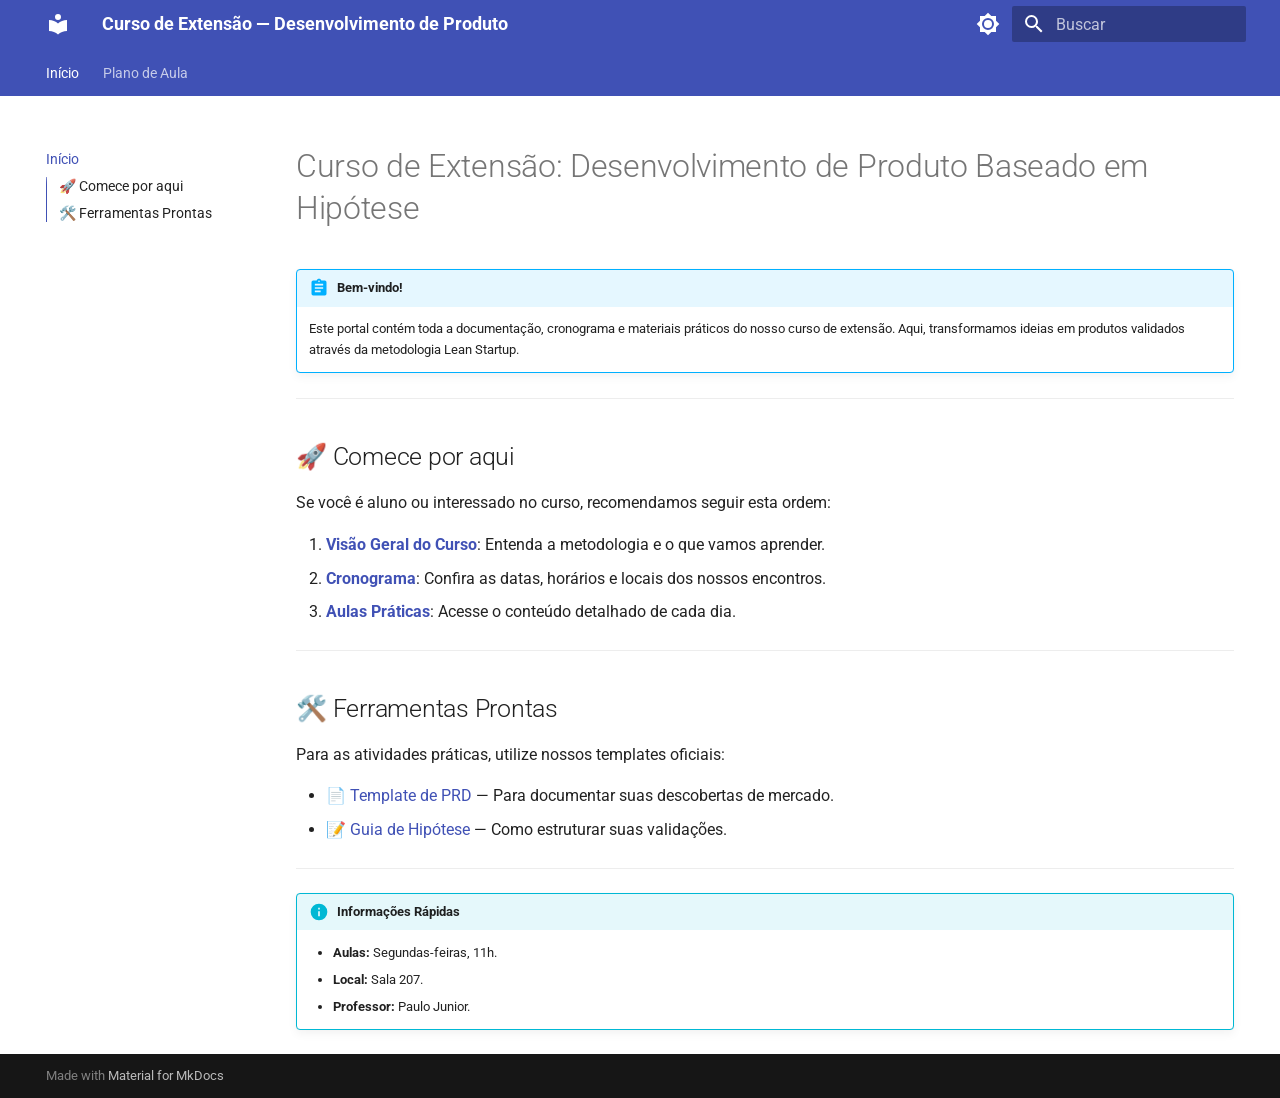
<file: index.html>
<!doctype html>
<html lang="pt" class="no-js">
  <head>
    
      <meta charset="utf-8">
      <meta name="viewport" content="width=device-width,initial-scale=1">
      
        <meta name="description" content="Documentação oficial do curso de extensão focado em Lean Startup e Hipótese.">
      
      
        <meta name="author" content="Paulo Junior">
      
      
      
      
        <link rel="next" href="plano-de-aula/">
      
      
      <link rel="icon" href="assets/images/favicon.png">
      <meta name="generator" content="mkdocs-1.6.1, mkdocs-material-9.5.50">
    
    
      
        <title>Curso de Extensão — Desenvolvimento de Produto</title>
      
    
    
      <link rel="stylesheet" href="assets/stylesheets/main.a40c8224.min.css">
      
        
        <link rel="stylesheet" href="assets/stylesheets/palette.06af60db.min.css">
      
      


    
    
      
    
    
      
        
        
        <link rel="preconnect" href="https://fonts.gstatic.com" crossorigin>
        <link rel="stylesheet" href="https://fonts.googleapis.com/css?family=Roboto:300,300i,400,400i,700,700i%7CRoboto+Mono:400,400i,700,700i&display=fallback">
        <style>:root{--md-text-font:"Roboto";--md-code-font:"Roboto Mono"}</style>
      
    
    
    <script>__md_scope=new URL(".",location),__md_hash=e=>[...e].reduce(((e,_)=>(e<<5)-e+_.charCodeAt(0)),0),__md_get=(e,_=localStorage,t=__md_scope)=>JSON.parse(_.getItem(t.pathname+"."+e)),__md_set=(e,_,t=localStorage,a=__md_scope)=>{try{t.setItem(a.pathname+"."+e,JSON.stringify(_))}catch(e){}}</script>
    
      

    
    
    
  </head>
  
  
    
    
      
    
    
    
    
    <body dir="ltr" data-md-color-scheme="default" data-md-color-primary="indigo" data-md-color-accent="indigo">
  
    
    <input class="md-toggle" data-md-toggle="drawer" type="checkbox" id="__drawer" autocomplete="off">
    <input class="md-toggle" data-md-toggle="search" type="checkbox" id="__search" autocomplete="off">
    <label class="md-overlay" for="__drawer"></label>
    <div data-md-component="skip">
      
        
        <a href="#curso-de-extensao-desenvolvimento-de-produto-baseado-em-hipotese" class="md-skip">
          Ir para o conteúdo
        </a>
      
    </div>
    <div data-md-component="announce">
      
    </div>
    
    
      

<header class="md-header" data-md-component="header">
  <nav class="md-header__inner md-grid" aria-label="Cabeçalho">
    <a href="." title="Curso de Extensão — Desenvolvimento de Produto" class="md-header__button md-logo" aria-label="Curso de Extensão — Desenvolvimento de Produto" data-md-component="logo">
      
  
  <svg xmlns="http://www.w3.org/2000/svg" viewBox="0 0 24 24"><path d="M12 8a3 3 0 0 0 3-3 3 3 0 0 0-3-3 3 3 0 0 0-3 3 3 3 0 0 0 3 3m0 3.54C9.64 9.35 6.5 8 3 8v11c3.5 0 6.64 1.35 9 3.54 2.36-2.19 5.5-3.54 9-3.54V8c-3.5 0-6.64 1.35-9 3.54"/></svg>

    </a>
    <label class="md-header__button md-icon" for="__drawer">
      
      <svg xmlns="http://www.w3.org/2000/svg" viewBox="0 0 24 24"><path d="M3 6h18v2H3zm0 5h18v2H3zm0 5h18v2H3z"/></svg>
    </label>
    <div class="md-header__title" data-md-component="header-title">
      <div class="md-header__ellipsis">
        <div class="md-header__topic">
          <span class="md-ellipsis">
            Curso de Extensão — Desenvolvimento de Produto
          </span>
        </div>
        <div class="md-header__topic" data-md-component="header-topic">
          <span class="md-ellipsis">
            
              Início
            
          </span>
        </div>
      </div>
    </div>
    
      
        <form class="md-header__option" data-md-component="palette">
  
    
    
    
    <input class="md-option" data-md-color-media="(prefers-color-scheme: light)" data-md-color-scheme="default" data-md-color-primary="indigo" data-md-color-accent="indigo"  aria-label="Mudar para modo escuro"  type="radio" name="__palette" id="__palette_0">
    
      <label class="md-header__button md-icon" title="Mudar para modo escuro" for="__palette_1" hidden>
        <svg xmlns="http://www.w3.org/2000/svg" viewBox="0 0 24 24"><path d="M12 8a4 4 0 0 0-4 4 4 4 0 0 0 4 4 4 4 0 0 0 4-4 4 4 0 0 0-4-4m0 10a6 6 0 0 1-6-6 6 6 0 0 1 6-6 6 6 0 0 1 6 6 6 6 0 0 1-6 6m8-9.31V4h-4.69L12 .69 8.69 4H4v4.69L.69 12 4 15.31V20h4.69L12 23.31 15.31 20H20v-4.69L23.31 12z"/></svg>
      </label>
    
  
    
    
    
    <input class="md-option" data-md-color-media="(prefers-color-scheme: dark)" data-md-color-scheme="slate" data-md-color-primary="indigo" data-md-color-accent="indigo"  aria-label="Mudar para modo claro"  type="radio" name="__palette" id="__palette_1">
    
      <label class="md-header__button md-icon" title="Mudar para modo claro" for="__palette_0" hidden>
        <svg xmlns="http://www.w3.org/2000/svg" viewBox="0 0 24 24"><path d="M12 18c-.89 0-1.74-.2-2.5-.55C11.56 16.5 13 14.42 13 12s-1.44-4.5-3.5-5.45C10.26 6.2 11.11 6 12 6a6 6 0 0 1 6 6 6 6 0 0 1-6 6m8-9.31V4h-4.69L12 .69 8.69 4H4v4.69L.69 12 4 15.31V20h4.69L12 23.31 15.31 20H20v-4.69L23.31 12z"/></svg>
      </label>
    
  
</form>
      
    
    
      <script>var palette=__md_get("__palette");if(palette&&palette.color){if("(prefers-color-scheme)"===palette.color.media){var media=matchMedia("(prefers-color-scheme: light)"),input=document.querySelector(media.matches?"[data-md-color-media='(prefers-color-scheme: light)']":"[data-md-color-media='(prefers-color-scheme: dark)']");palette.color.media=input.getAttribute("data-md-color-media"),palette.color.scheme=input.getAttribute("data-md-color-scheme"),palette.color.primary=input.getAttribute("data-md-color-primary"),palette.color.accent=input.getAttribute("data-md-color-accent")}for(var[key,value]of Object.entries(palette.color))document.body.setAttribute("data-md-color-"+key,value)}</script>
    
    
    
      <label class="md-header__button md-icon" for="__search">
        
        <svg xmlns="http://www.w3.org/2000/svg" viewBox="0 0 24 24"><path d="M9.5 3A6.5 6.5 0 0 1 16 9.5c0 1.61-.59 3.09-1.56 4.23l.27.27h.79l5 5-1.5 1.5-5-5v-.79l-.27-.27A6.52 6.52 0 0 1 9.5 16 6.5 6.5 0 0 1 3 9.5 6.5 6.5 0 0 1 9.5 3m0 2C7 5 5 7 5 9.5S7 14 9.5 14 14 12 14 9.5 12 5 9.5 5"/></svg>
      </label>
      <div class="md-search" data-md-component="search" role="dialog">
  <label class="md-search__overlay" for="__search"></label>
  <div class="md-search__inner" role="search">
    <form class="md-search__form" name="search">
      <input type="text" class="md-search__input" name="query" aria-label="Buscar" placeholder="Buscar" autocapitalize="off" autocorrect="off" autocomplete="off" spellcheck="false" data-md-component="search-query" required>
      <label class="md-search__icon md-icon" for="__search">
        
        <svg xmlns="http://www.w3.org/2000/svg" viewBox="0 0 24 24"><path d="M9.5 3A6.5 6.5 0 0 1 16 9.5c0 1.61-.59 3.09-1.56 4.23l.27.27h.79l5 5-1.5 1.5-5-5v-.79l-.27-.27A6.52 6.52 0 0 1 9.5 16 6.5 6.5 0 0 1 3 9.5 6.5 6.5 0 0 1 9.5 3m0 2C7 5 5 7 5 9.5S7 14 9.5 14 14 12 14 9.5 12 5 9.5 5"/></svg>
        
        <svg xmlns="http://www.w3.org/2000/svg" viewBox="0 0 24 24"><path d="M20 11v2H8l5.5 5.5-1.42 1.42L4.16 12l7.92-7.92L13.5 5.5 8 11z"/></svg>
      </label>
      <nav class="md-search__options" aria-label="Pesquisar">
        
        <button type="reset" class="md-search__icon md-icon" title="Limpar" aria-label="Limpar" tabindex="-1">
          
          <svg xmlns="http://www.w3.org/2000/svg" viewBox="0 0 24 24"><path d="M19 6.41 17.59 5 12 10.59 6.41 5 5 6.41 10.59 12 5 17.59 6.41 19 12 13.41 17.59 19 19 17.59 13.41 12z"/></svg>
        </button>
      </nav>
      
        <div class="md-search__suggest" data-md-component="search-suggest"></div>
      
    </form>
    <div class="md-search__output">
      <div class="md-search__scrollwrap" tabindex="0" data-md-scrollfix>
        <div class="md-search-result" data-md-component="search-result">
          <div class="md-search-result__meta">
            Inicializando a pesquisa
          </div>
          <ol class="md-search-result__list" role="presentation"></ol>
        </div>
      </div>
    </div>
  </div>
</div>
    
    
  </nav>
  
</header>
    
    <div class="md-container" data-md-component="container">
      
      
        
          
            
<nav class="md-tabs" aria-label="Abas" data-md-component="tabs">
  <div class="md-grid">
    <ul class="md-tabs__list">
      
        
  
  
    
  
  
    <li class="md-tabs__item md-tabs__item--active">
      <a href="." class="md-tabs__link">
        
  
    
  
  Início

      </a>
    </li>
  

      
        
  
  
  
    
    
      <li class="md-tabs__item">
        <a href="plano-de-aula/" class="md-tabs__link">
          
  
  Plano de Aula

        </a>
      </li>
    
  

      
    </ul>
  </div>
</nav>
          
        
      
      <main class="md-main" data-md-component="main">
        <div class="md-main__inner md-grid">
          
            
              
              <div class="md-sidebar md-sidebar--primary" data-md-component="sidebar" data-md-type="navigation" >
                <div class="md-sidebar__scrollwrap">
                  <div class="md-sidebar__inner">
                    


  


  

<nav class="md-nav md-nav--primary md-nav--lifted md-nav--integrated" aria-label="Navegação" data-md-level="0">
  <label class="md-nav__title" for="__drawer">
    <a href="." title="Curso de Extensão — Desenvolvimento de Produto" class="md-nav__button md-logo" aria-label="Curso de Extensão — Desenvolvimento de Produto" data-md-component="logo">
      
  
  <svg xmlns="http://www.w3.org/2000/svg" viewBox="0 0 24 24"><path d="M12 8a3 3 0 0 0 3-3 3 3 0 0 0-3-3 3 3 0 0 0-3 3 3 3 0 0 0 3 3m0 3.54C9.64 9.35 6.5 8 3 8v11c3.5 0 6.64 1.35 9 3.54 2.36-2.19 5.5-3.54 9-3.54V8c-3.5 0-6.64 1.35-9 3.54"/></svg>

    </a>
    Curso de Extensão — Desenvolvimento de Produto
  </label>
  
  <ul class="md-nav__list" data-md-scrollfix>
    
      
      
  
  
    
  
  
  
    <li class="md-nav__item md-nav__item--active">
      
      <input class="md-nav__toggle md-toggle" type="checkbox" id="__toc">
      
      
        
      
      
        <label class="md-nav__link md-nav__link--active" for="__toc">
          
  
  <span class="md-ellipsis">
    Início
  </span>
  

          <span class="md-nav__icon md-icon"></span>
        </label>
      
      <a href="." class="md-nav__link md-nav__link--active">
        
  
  <span class="md-ellipsis">
    Início
  </span>
  

      </a>
      
        

<nav class="md-nav md-nav--secondary" aria-label="Índice">
  
  
  
    
  
  
    <label class="md-nav__title" for="__toc">
      <span class="md-nav__icon md-icon"></span>
      Índice
    </label>
    <ul class="md-nav__list" data-md-component="toc" data-md-scrollfix>
      
        <li class="md-nav__item">
  <a href="#comece-por-aqui" class="md-nav__link">
    <span class="md-ellipsis">
      🚀 Comece por aqui
    </span>
  </a>
  
</li>
      
        <li class="md-nav__item">
  <a href="#ferramentas-prontas" class="md-nav__link">
    <span class="md-ellipsis">
      🛠️ Ferramentas Prontas
    </span>
  </a>
  
</li>
      
    </ul>
  
</nav>
      
    </li>
  

    
      
      
  
  
  
  
    
    
    
      
      
        
      
    
    
    <li class="md-nav__item md-nav__item--nested">
      
        
        
        <input class="md-nav__toggle md-toggle " type="checkbox" id="__nav_2" >
        
          
          <label class="md-nav__link" for="__nav_2" id="__nav_2_label" tabindex="0">
            
  
  <span class="md-ellipsis">
    Plano de Aula
  </span>
  

            <span class="md-nav__icon md-icon"></span>
          </label>
        
        <nav class="md-nav" data-md-level="1" aria-labelledby="__nav_2_label" aria-expanded="false">
          <label class="md-nav__title" for="__nav_2">
            <span class="md-nav__icon md-icon"></span>
            Plano de Aula
          </label>
          <ul class="md-nav__list" data-md-scrollfix>
            
              
                
  
  
  
  
    <li class="md-nav__item">
      <a href="plano-de-aula/" class="md-nav__link">
        
  
  <span class="md-ellipsis">
    Visão Geral
  </span>
  

      </a>
    </li>
  

              
            
              
                
  
  
  
  
    <li class="md-nav__item">
      <a href="plano-de-aula/cronograma/" class="md-nav__link">
        
  
  <span class="md-ellipsis">
    Cronograma
  </span>
  

      </a>
    </li>
  

              
            
              
                
  
  
  
  
    
    
    
      
      
        
      
    
    
    <li class="md-nav__item md-nav__item--nested">
      
        
        
        <input class="md-nav__toggle md-toggle " type="checkbox" id="__nav_2_3" >
        
          
          <label class="md-nav__link" for="__nav_2_3" id="__nav_2_3_label" tabindex="0">
            
  
  <span class="md-ellipsis">
    Aulas Práticas
  </span>
  

            <span class="md-nav__icon md-icon"></span>
          </label>
        
        <nav class="md-nav" data-md-level="2" aria-labelledby="__nav_2_3_label" aria-expanded="false">
          <label class="md-nav__title" for="__nav_2_3">
            <span class="md-nav__icon md-icon"></span>
            Aulas Práticas
          </label>
          <ul class="md-nav__list" data-md-scrollfix>
            
              
                
  
  
  
  
    <li class="md-nav__item">
      <a href="plano-de-aula/aulas/aula-01-2026-03-09/" class="md-nav__link">
        
  
  <span class="md-ellipsis">
    Aula 01 — 09/03/2026
  </span>
  

      </a>
    </li>
  

              
            
              
                
  
  
  
  
    <li class="md-nav__item">
      <a href="plano-de-aula/aulas/aula-02-2026-03-16/" class="md-nav__link">
        
  
  <span class="md-ellipsis">
    Aula 02 — 16/03/2026
  </span>
  

      </a>
    </li>
  

              
            
              
                
  
  
  
  
    <li class="md-nav__item">
      <a href="plano-de-aula/aulas/prd-template/" class="md-nav__link">
        
  
  <span class="md-ellipsis">
    Template PRD
  </span>
  

      </a>
    </li>
  

              
            
              
                
  
  
  
  
    <li class="md-nav__item">
      <a href="plano-de-aula/aulas/template/" class="md-nav__link">
        
  
  <span class="md-ellipsis">
    Template Geral de Aula
  </span>
  

      </a>
    </li>
  

              
            
          </ul>
        </nav>
      
    </li>
  

              
            
          </ul>
        </nav>
      
    </li>
  

    
  </ul>
</nav>
                  </div>
                </div>
              </div>
            
            
          
          
            <div class="md-content" data-md-component="content">
              <article class="md-content__inner md-typeset">
                
                  


<h1 id="curso-de-extensao-desenvolvimento-de-produto-baseado-em-hipotese">Curso de Extensão: Desenvolvimento de Produto Baseado em Hipótese<a class="headerlink" href="#curso-de-extensao-desenvolvimento-de-produto-baseado-em-hipotese" title="Permanent link">&para;</a></h1>
<div class="admonition abstract">
<p class="admonition-title">Bem-vindo!</p>
<p>Este portal contém toda a documentação, cronograma e materiais práticos do nosso curso de extensão. Aqui, transformamos ideias em produtos validados através da metodologia Lean Startup.</p>
</div>
<hr />
<h2 id="comece-por-aqui">🚀 Comece por aqui<a class="headerlink" href="#comece-por-aqui" title="Permanent link">&para;</a></h2>
<p>Se você é aluno ou interessado no curso, recomendamos seguir esta ordem:</p>
<ol>
<li><strong><a href="plano-de-aula/">Visão Geral do Curso</a></strong>: Entenda a metodologia e o que vamos aprender.</li>
<li><strong><a href="plano-de-aula/cronograma/">Cronograma</a></strong>: Confira as datas, horários e locais dos nossos encontros.</li>
<li><strong><a href="plano-de-aula/aulas/aula-01-2026-03-09/">Aulas Práticas</a></strong>: Acesse o conteúdo detalhado de cada dia.</li>
</ol>
<hr />
<h2 id="ferramentas-prontas">🛠️ Ferramentas Prontas<a class="headerlink" href="#ferramentas-prontas" title="Permanent link">&para;</a></h2>
<p>Para as atividades práticas, utilize nossos templates oficiais:</p>
<ul>
<li><a href="plano-de-aula/aulas/prd-template/">📄 Template de PRD</a> — Para documentar suas descobertas de mercado.</li>
<li><a href="plano-de-aula/aulas/aula-01-2026-03-09/#dica-de-ouro-como-formular-uma-hipotese">📝 Guia de Hipótese</a> — Como estruturar suas validações.</li>
</ul>
<hr />
<div class="admonition info">
<p class="admonition-title">Informações Rápidas</p>
<ul>
<li><strong>Aulas:</strong> Segundas-feiras, 11h.</li>
<li><strong>Local:</strong> Sala 207.</li>
<li><strong>Professor:</strong> Paulo Junior.</li>
</ul>
</div>












                
              </article>
            </div>
          
          
<script>var target=document.getElementById(location.hash.slice(1));target&&target.name&&(target.checked=target.name.startsWith("__tabbed_"))</script>
        </div>
        
          <button type="button" class="md-top md-icon" data-md-component="top" hidden>
  
  <svg xmlns="http://www.w3.org/2000/svg" viewBox="0 0 24 24"><path d="M13 20h-2V8l-5.5 5.5-1.42-1.42L12 4.16l7.92 7.92-1.42 1.42L13 8z"/></svg>
  Voltar ao topo
</button>
        
      </main>
      
        <footer class="md-footer">
  
  <div class="md-footer-meta md-typeset">
    <div class="md-footer-meta__inner md-grid">
      <div class="md-copyright">
  
  
    Made with
    <a href="https://squidfunk.github.io/mkdocs-material/" target="_blank" rel="noopener">
      Material for MkDocs
    </a>
  
</div>
      
    </div>
  </div>
</footer>
      
    </div>
    <div class="md-dialog" data-md-component="dialog">
      <div class="md-dialog__inner md-typeset"></div>
    </div>
    
    
    <script id="__config" type="application/json">{"base": ".", "features": ["navigation.tabs", "navigation.sections", "navigation.top", "search.suggest", "toc.integrate"], "search": "assets/javascripts/workers/search.f8cc74c7.min.js", "translations": {"clipboard.copied": "Copiado para \u00e1rea de transfer\u00eancia", "clipboard.copy": "Copiar para \u00e1rea de transfer\u00eancia", "search.result.more.one": "Mais 1 nesta p\u00e1gina", "search.result.more.other": "Mais # nesta p\u00e1gina", "search.result.none": "Nenhum resultado encontrado", "search.result.one": "1 resultado encontrado", "search.result.other": "# resultados encontrados", "search.result.placeholder": "Digite para iniciar a busca", "search.result.term.missing": "Ausente", "select.version": "Selecione a vers\u00e3o"}}</script>
    
    
      <script src="assets/javascripts/bundle.60a45f97.min.js"></script>
      
    
  </body>
</html>
</file>
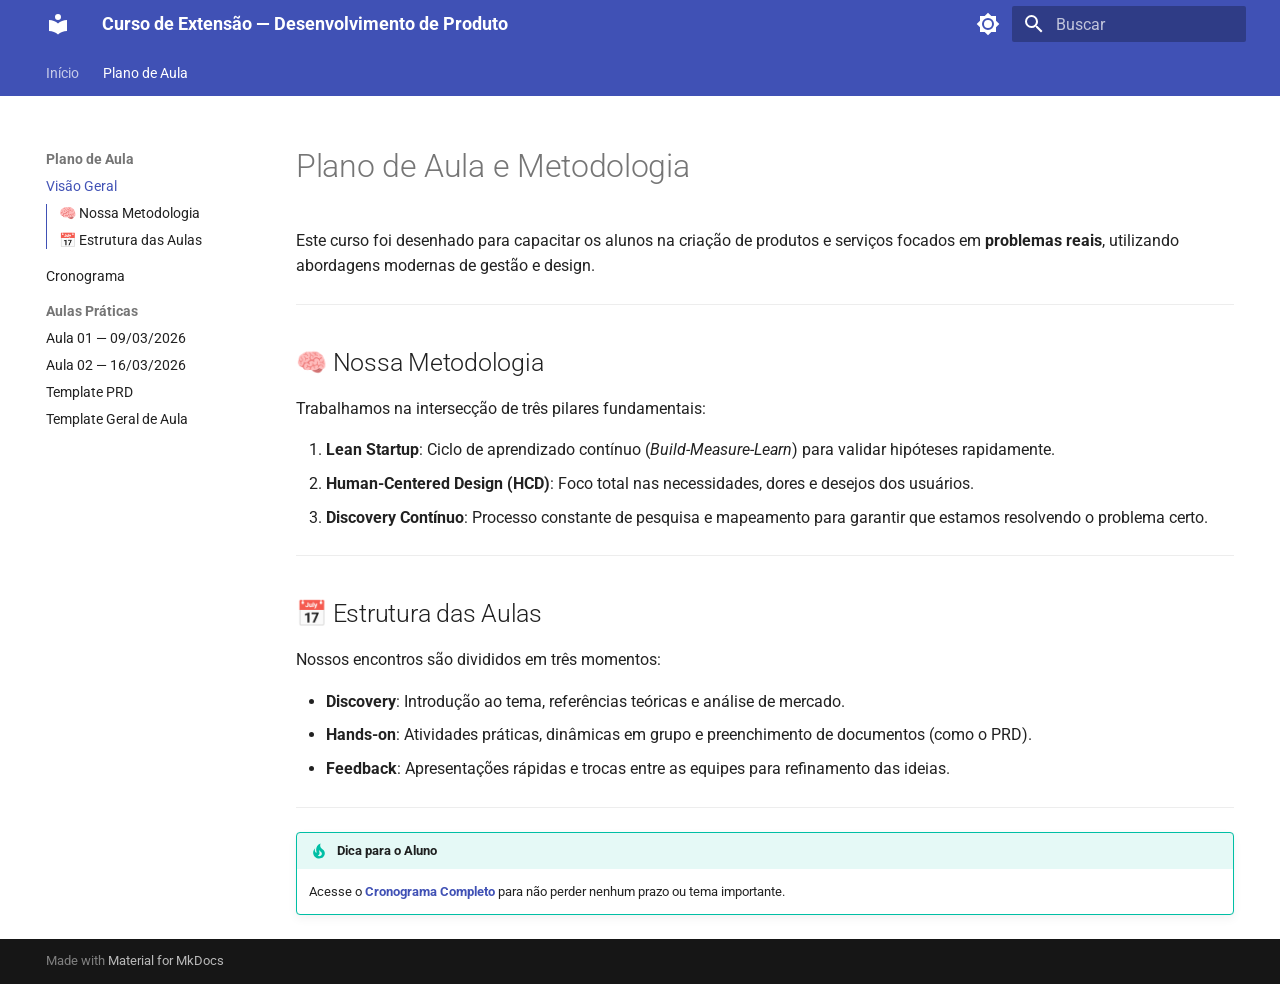
<file: plano-de-aula/index.html>
<!doctype html>
<html lang="pt" class="no-js">
  <head>
    
      <meta charset="utf-8">
      <meta name="viewport" content="width=device-width,initial-scale=1">
      
        <meta name="description" content="Documentação oficial do curso de extensão focado em Lean Startup e Hipótese.">
      
      
        <meta name="author" content="Paulo Junior">
      
      
      
        <link rel="prev" href="..">
      
      
        <link rel="next" href="cronograma/">
      
      
      <link rel="icon" href="../assets/images/favicon.png">
      <meta name="generator" content="mkdocs-1.6.1, mkdocs-material-9.5.50">
    
    
      
        <title>Visão Geral - Curso de Extensão — Desenvolvimento de Produto</title>
      
    
    
      <link rel="stylesheet" href="../assets/stylesheets/main.a40c8224.min.css">
      
        
        <link rel="stylesheet" href="../assets/stylesheets/palette.06af60db.min.css">
      
      


    
    
      
    
    
      
        
        
        <link rel="preconnect" href="https://fonts.gstatic.com" crossorigin>
        <link rel="stylesheet" href="https://fonts.googleapis.com/css?family=Roboto:300,300i,400,400i,700,700i%7CRoboto+Mono:400,400i,700,700i&display=fallback">
        <style>:root{--md-text-font:"Roboto";--md-code-font:"Roboto Mono"}</style>
      
    
    
    <script>__md_scope=new URL("..",location),__md_hash=e=>[...e].reduce(((e,_)=>(e<<5)-e+_.charCodeAt(0)),0),__md_get=(e,_=localStorage,t=__md_scope)=>JSON.parse(_.getItem(t.pathname+"."+e)),__md_set=(e,_,t=localStorage,a=__md_scope)=>{try{t.setItem(a.pathname+"."+e,JSON.stringify(_))}catch(e){}}</script>
    
      

    
    
    
  </head>
  
  
    
    
      
    
    
    
    
    <body dir="ltr" data-md-color-scheme="default" data-md-color-primary="indigo" data-md-color-accent="indigo">
  
    
    <input class="md-toggle" data-md-toggle="drawer" type="checkbox" id="__drawer" autocomplete="off">
    <input class="md-toggle" data-md-toggle="search" type="checkbox" id="__search" autocomplete="off">
    <label class="md-overlay" for="__drawer"></label>
    <div data-md-component="skip">
      
        
        <a href="#plano-de-aula-e-metodologia" class="md-skip">
          Ir para o conteúdo
        </a>
      
    </div>
    <div data-md-component="announce">
      
    </div>
    
    
      

<header class="md-header" data-md-component="header">
  <nav class="md-header__inner md-grid" aria-label="Cabeçalho">
    <a href=".." title="Curso de Extensão — Desenvolvimento de Produto" class="md-header__button md-logo" aria-label="Curso de Extensão — Desenvolvimento de Produto" data-md-component="logo">
      
  
  <svg xmlns="http://www.w3.org/2000/svg" viewBox="0 0 24 24"><path d="M12 8a3 3 0 0 0 3-3 3 3 0 0 0-3-3 3 3 0 0 0-3 3 3 3 0 0 0 3 3m0 3.54C9.64 9.35 6.5 8 3 8v11c3.5 0 6.64 1.35 9 3.54 2.36-2.19 5.5-3.54 9-3.54V8c-3.5 0-6.64 1.35-9 3.54"/></svg>

    </a>
    <label class="md-header__button md-icon" for="__drawer">
      
      <svg xmlns="http://www.w3.org/2000/svg" viewBox="0 0 24 24"><path d="M3 6h18v2H3zm0 5h18v2H3zm0 5h18v2H3z"/></svg>
    </label>
    <div class="md-header__title" data-md-component="header-title">
      <div class="md-header__ellipsis">
        <div class="md-header__topic">
          <span class="md-ellipsis">
            Curso de Extensão — Desenvolvimento de Produto
          </span>
        </div>
        <div class="md-header__topic" data-md-component="header-topic">
          <span class="md-ellipsis">
            
              Visão Geral
            
          </span>
        </div>
      </div>
    </div>
    
      
        <form class="md-header__option" data-md-component="palette">
  
    
    
    
    <input class="md-option" data-md-color-media="(prefers-color-scheme: light)" data-md-color-scheme="default" data-md-color-primary="indigo" data-md-color-accent="indigo"  aria-label="Mudar para modo escuro"  type="radio" name="__palette" id="__palette_0">
    
      <label class="md-header__button md-icon" title="Mudar para modo escuro" for="__palette_1" hidden>
        <svg xmlns="http://www.w3.org/2000/svg" viewBox="0 0 24 24"><path d="M12 8a4 4 0 0 0-4 4 4 4 0 0 0 4 4 4 4 0 0 0 4-4 4 4 0 0 0-4-4m0 10a6 6 0 0 1-6-6 6 6 0 0 1 6-6 6 6 0 0 1 6 6 6 6 0 0 1-6 6m8-9.31V4h-4.69L12 .69 8.69 4H4v4.69L.69 12 4 15.31V20h4.69L12 23.31 15.31 20H20v-4.69L23.31 12z"/></svg>
      </label>
    
  
    
    
    
    <input class="md-option" data-md-color-media="(prefers-color-scheme: dark)" data-md-color-scheme="slate" data-md-color-primary="indigo" data-md-color-accent="indigo"  aria-label="Mudar para modo claro"  type="radio" name="__palette" id="__palette_1">
    
      <label class="md-header__button md-icon" title="Mudar para modo claro" for="__palette_0" hidden>
        <svg xmlns="http://www.w3.org/2000/svg" viewBox="0 0 24 24"><path d="M12 18c-.89 0-1.74-.2-2.5-.55C11.56 16.5 13 14.42 13 12s-1.44-4.5-3.5-5.45C10.26 6.2 11.11 6 12 6a6 6 0 0 1 6 6 6 6 0 0 1-6 6m8-9.31V4h-4.69L12 .69 8.69 4H4v4.69L.69 12 4 15.31V20h4.69L12 23.31 15.31 20H20v-4.69L23.31 12z"/></svg>
      </label>
    
  
</form>
      
    
    
      <script>var palette=__md_get("__palette");if(palette&&palette.color){if("(prefers-color-scheme)"===palette.color.media){var media=matchMedia("(prefers-color-scheme: light)"),input=document.querySelector(media.matches?"[data-md-color-media='(prefers-color-scheme: light)']":"[data-md-color-media='(prefers-color-scheme: dark)']");palette.color.media=input.getAttribute("data-md-color-media"),palette.color.scheme=input.getAttribute("data-md-color-scheme"),palette.color.primary=input.getAttribute("data-md-color-primary"),palette.color.accent=input.getAttribute("data-md-color-accent")}for(var[key,value]of Object.entries(palette.color))document.body.setAttribute("data-md-color-"+key,value)}</script>
    
    
    
      <label class="md-header__button md-icon" for="__search">
        
        <svg xmlns="http://www.w3.org/2000/svg" viewBox="0 0 24 24"><path d="M9.5 3A6.5 6.5 0 0 1 16 9.5c0 1.61-.59 3.09-1.56 4.23l.27.27h.79l5 5-1.5 1.5-5-5v-.79l-.27-.27A6.52 6.52 0 0 1 9.5 16 6.5 6.5 0 0 1 3 9.5 6.5 6.5 0 0 1 9.5 3m0 2C7 5 5 7 5 9.5S7 14 9.5 14 14 12 14 9.5 12 5 9.5 5"/></svg>
      </label>
      <div class="md-search" data-md-component="search" role="dialog">
  <label class="md-search__overlay" for="__search"></label>
  <div class="md-search__inner" role="search">
    <form class="md-search__form" name="search">
      <input type="text" class="md-search__input" name="query" aria-label="Buscar" placeholder="Buscar" autocapitalize="off" autocorrect="off" autocomplete="off" spellcheck="false" data-md-component="search-query" required>
      <label class="md-search__icon md-icon" for="__search">
        
        <svg xmlns="http://www.w3.org/2000/svg" viewBox="0 0 24 24"><path d="M9.5 3A6.5 6.5 0 0 1 16 9.5c0 1.61-.59 3.09-1.56 4.23l.27.27h.79l5 5-1.5 1.5-5-5v-.79l-.27-.27A6.52 6.52 0 0 1 9.5 16 6.5 6.5 0 0 1 3 9.5 6.5 6.5 0 0 1 9.5 3m0 2C7 5 5 7 5 9.5S7 14 9.5 14 14 12 14 9.5 12 5 9.5 5"/></svg>
        
        <svg xmlns="http://www.w3.org/2000/svg" viewBox="0 0 24 24"><path d="M20 11v2H8l5.5 5.5-1.42 1.42L4.16 12l7.92-7.92L13.5 5.5 8 11z"/></svg>
      </label>
      <nav class="md-search__options" aria-label="Pesquisar">
        
        <button type="reset" class="md-search__icon md-icon" title="Limpar" aria-label="Limpar" tabindex="-1">
          
          <svg xmlns="http://www.w3.org/2000/svg" viewBox="0 0 24 24"><path d="M19 6.41 17.59 5 12 10.59 6.41 5 5 6.41 10.59 12 5 17.59 6.41 19 12 13.41 17.59 19 19 17.59 13.41 12z"/></svg>
        </button>
      </nav>
      
        <div class="md-search__suggest" data-md-component="search-suggest"></div>
      
    </form>
    <div class="md-search__output">
      <div class="md-search__scrollwrap" tabindex="0" data-md-scrollfix>
        <div class="md-search-result" data-md-component="search-result">
          <div class="md-search-result__meta">
            Inicializando a pesquisa
          </div>
          <ol class="md-search-result__list" role="presentation"></ol>
        </div>
      </div>
    </div>
  </div>
</div>
    
    
  </nav>
  
</header>
    
    <div class="md-container" data-md-component="container">
      
      
        
          
            
<nav class="md-tabs" aria-label="Abas" data-md-component="tabs">
  <div class="md-grid">
    <ul class="md-tabs__list">
      
        
  
  
  
    <li class="md-tabs__item">
      <a href=".." class="md-tabs__link">
        
  
    
  
  Início

      </a>
    </li>
  

      
        
  
  
    
  
  
    
    
      <li class="md-tabs__item md-tabs__item--active">
        <a href="./" class="md-tabs__link">
          
  
  Plano de Aula

        </a>
      </li>
    
  

      
    </ul>
  </div>
</nav>
          
        
      
      <main class="md-main" data-md-component="main">
        <div class="md-main__inner md-grid">
          
            
              
              <div class="md-sidebar md-sidebar--primary" data-md-component="sidebar" data-md-type="navigation" >
                <div class="md-sidebar__scrollwrap">
                  <div class="md-sidebar__inner">
                    


  


  

<nav class="md-nav md-nav--primary md-nav--lifted md-nav--integrated" aria-label="Navegação" data-md-level="0">
  <label class="md-nav__title" for="__drawer">
    <a href=".." title="Curso de Extensão — Desenvolvimento de Produto" class="md-nav__button md-logo" aria-label="Curso de Extensão — Desenvolvimento de Produto" data-md-component="logo">
      
  
  <svg xmlns="http://www.w3.org/2000/svg" viewBox="0 0 24 24"><path d="M12 8a3 3 0 0 0 3-3 3 3 0 0 0-3-3 3 3 0 0 0-3 3 3 3 0 0 0 3 3m0 3.54C9.64 9.35 6.5 8 3 8v11c3.5 0 6.64 1.35 9 3.54 2.36-2.19 5.5-3.54 9-3.54V8c-3.5 0-6.64 1.35-9 3.54"/></svg>

    </a>
    Curso de Extensão — Desenvolvimento de Produto
  </label>
  
  <ul class="md-nav__list" data-md-scrollfix>
    
      
      
  
  
  
  
    <li class="md-nav__item">
      <a href=".." class="md-nav__link">
        
  
  <span class="md-ellipsis">
    Início
  </span>
  

      </a>
    </li>
  

    
      
      
  
  
    
  
  
  
    
    
    
      
        
        
      
      
        
      
    
    
    <li class="md-nav__item md-nav__item--active md-nav__item--section md-nav__item--nested">
      
        
        
        <input class="md-nav__toggle md-toggle " type="checkbox" id="__nav_2" checked>
        
          
          <label class="md-nav__link" for="__nav_2" id="__nav_2_label" tabindex="">
            
  
  <span class="md-ellipsis">
    Plano de Aula
  </span>
  

            <span class="md-nav__icon md-icon"></span>
          </label>
        
        <nav class="md-nav" data-md-level="1" aria-labelledby="__nav_2_label" aria-expanded="true">
          <label class="md-nav__title" for="__nav_2">
            <span class="md-nav__icon md-icon"></span>
            Plano de Aula
          </label>
          <ul class="md-nav__list" data-md-scrollfix>
            
              
                
  
  
    
  
  
  
    <li class="md-nav__item md-nav__item--active">
      
      <input class="md-nav__toggle md-toggle" type="checkbox" id="__toc">
      
      
        
      
      
        <label class="md-nav__link md-nav__link--active" for="__toc">
          
  
  <span class="md-ellipsis">
    Visão Geral
  </span>
  

          <span class="md-nav__icon md-icon"></span>
        </label>
      
      <a href="./" class="md-nav__link md-nav__link--active">
        
  
  <span class="md-ellipsis">
    Visão Geral
  </span>
  

      </a>
      
        

<nav class="md-nav md-nav--secondary" aria-label="Índice">
  
  
  
    
  
  
    <label class="md-nav__title" for="__toc">
      <span class="md-nav__icon md-icon"></span>
      Índice
    </label>
    <ul class="md-nav__list" data-md-component="toc" data-md-scrollfix>
      
        <li class="md-nav__item">
  <a href="#nossa-metodologia" class="md-nav__link">
    <span class="md-ellipsis">
      🧠 Nossa Metodologia
    </span>
  </a>
  
</li>
      
        <li class="md-nav__item">
  <a href="#estrutura-das-aulas" class="md-nav__link">
    <span class="md-ellipsis">
      📅 Estrutura das Aulas
    </span>
  </a>
  
</li>
      
    </ul>
  
</nav>
      
    </li>
  

              
            
              
                
  
  
  
  
    <li class="md-nav__item">
      <a href="cronograma/" class="md-nav__link">
        
  
  <span class="md-ellipsis">
    Cronograma
  </span>
  

      </a>
    </li>
  

              
            
              
                
  
  
  
  
    
    
    
      
      
        
          
          
        
      
    
    
    <li class="md-nav__item md-nav__item--section md-nav__item--nested">
      
        
        
        <input class="md-nav__toggle md-toggle " type="checkbox" id="__nav_2_3" >
        
          
          <label class="md-nav__link" for="__nav_2_3" id="__nav_2_3_label" tabindex="">
            
  
  <span class="md-ellipsis">
    Aulas Práticas
  </span>
  

            <span class="md-nav__icon md-icon"></span>
          </label>
        
        <nav class="md-nav" data-md-level="2" aria-labelledby="__nav_2_3_label" aria-expanded="false">
          <label class="md-nav__title" for="__nav_2_3">
            <span class="md-nav__icon md-icon"></span>
            Aulas Práticas
          </label>
          <ul class="md-nav__list" data-md-scrollfix>
            
              
                
  
  
  
  
    <li class="md-nav__item">
      <a href="aulas/aula-01-2026-03-09/" class="md-nav__link">
        
  
  <span class="md-ellipsis">
    Aula 01 — 09/03/2026
  </span>
  

      </a>
    </li>
  

              
            
              
                
  
  
  
  
    <li class="md-nav__item">
      <a href="aulas/aula-02-2026-03-16/" class="md-nav__link">
        
  
  <span class="md-ellipsis">
    Aula 02 — 16/03/2026
  </span>
  

      </a>
    </li>
  

              
            
              
                
  
  
  
  
    <li class="md-nav__item">
      <a href="aulas/prd-template/" class="md-nav__link">
        
  
  <span class="md-ellipsis">
    Template PRD
  </span>
  

      </a>
    </li>
  

              
            
              
                
  
  
  
  
    <li class="md-nav__item">
      <a href="aulas/template/" class="md-nav__link">
        
  
  <span class="md-ellipsis">
    Template Geral de Aula
  </span>
  

      </a>
    </li>
  

              
            
          </ul>
        </nav>
      
    </li>
  

              
            
          </ul>
        </nav>
      
    </li>
  

    
  </ul>
</nav>
                  </div>
                </div>
              </div>
            
            
          
          
            <div class="md-content" data-md-component="content">
              <article class="md-content__inner md-typeset">
                
                  


<h1 id="plano-de-aula-e-metodologia">Plano de Aula e Metodologia<a class="headerlink" href="#plano-de-aula-e-metodologia" title="Permanent link">&para;</a></h1>
<p>Este curso foi desenhado para capacitar os alunos na criação de produtos e serviços focados em <strong>problemas reais</strong>, utilizando abordagens modernas de gestão e design.</p>
<hr />
<h2 id="nossa-metodologia">🧠 Nossa Metodologia<a class="headerlink" href="#nossa-metodologia" title="Permanent link">&para;</a></h2>
<p>Trabalhamos na intersecção de três pilares fundamentais:</p>
<ol>
<li><strong>Lean Startup</strong>: Ciclo de aprendizado contínuo (<em>Build-Measure-Learn</em>) para validar hipóteses rapidamente.</li>
<li><strong>Human-Centered Design (HCD)</strong>: Foco total nas necessidades, dores e desejos dos usuários.</li>
<li><strong>Discovery Contínuo</strong>: Processo constante de pesquisa e mapeamento para garantir que estamos resolvendo o problema certo.</li>
</ol>
<hr />
<h2 id="estrutura-das-aulas">📅 Estrutura das Aulas<a class="headerlink" href="#estrutura-das-aulas" title="Permanent link">&para;</a></h2>
<p>Nossos encontros são divididos em três momentos:</p>
<ul>
<li><strong>Discovery</strong>: Introdução ao tema, referências teóricas e análise de mercado.</li>
<li><strong>Hands-on</strong>: Atividades práticas, dinâmicas em grupo e preenchimento de documentos (como o PRD).</li>
<li><strong>Feedback</strong>: Apresentações rápidas e trocas entre as equipes para refinamento das ideias.</li>
</ul>
<hr />
<div class="admonition tip">
<p class="admonition-title">Dica para o Aluno</p>
<p>Acesse o <strong><a href="cronograma/">Cronograma Completo</a></strong> para não perder nenhum prazo ou tema importante.</p>
</div>












                
              </article>
            </div>
          
          
<script>var target=document.getElementById(location.hash.slice(1));target&&target.name&&(target.checked=target.name.startsWith("__tabbed_"))</script>
        </div>
        
          <button type="button" class="md-top md-icon" data-md-component="top" hidden>
  
  <svg xmlns="http://www.w3.org/2000/svg" viewBox="0 0 24 24"><path d="M13 20h-2V8l-5.5 5.5-1.42-1.42L12 4.16l7.92 7.92-1.42 1.42L13 8z"/></svg>
  Voltar ao topo
</button>
        
      </main>
      
        <footer class="md-footer">
  
  <div class="md-footer-meta md-typeset">
    <div class="md-footer-meta__inner md-grid">
      <div class="md-copyright">
  
  
    Made with
    <a href="https://squidfunk.github.io/mkdocs-material/" target="_blank" rel="noopener">
      Material for MkDocs
    </a>
  
</div>
      
    </div>
  </div>
</footer>
      
    </div>
    <div class="md-dialog" data-md-component="dialog">
      <div class="md-dialog__inner md-typeset"></div>
    </div>
    
    
    <script id="__config" type="application/json">{"base": "..", "features": ["navigation.tabs", "navigation.sections", "navigation.top", "search.suggest", "toc.integrate"], "search": "../assets/javascripts/workers/search.f8cc74c7.min.js", "translations": {"clipboard.copied": "Copiado para \u00e1rea de transfer\u00eancia", "clipboard.copy": "Copiar para \u00e1rea de transfer\u00eancia", "search.result.more.one": "Mais 1 nesta p\u00e1gina", "search.result.more.other": "Mais # nesta p\u00e1gina", "search.result.none": "Nenhum resultado encontrado", "search.result.one": "1 resultado encontrado", "search.result.other": "# resultados encontrados", "search.result.placeholder": "Digite para iniciar a busca", "search.result.term.missing": "Ausente", "select.version": "Selecione a vers\u00e3o"}}</script>
    
    
      <script src="../assets/javascripts/bundle.60a45f97.min.js"></script>
      
    
  </body>
</html>
</file>
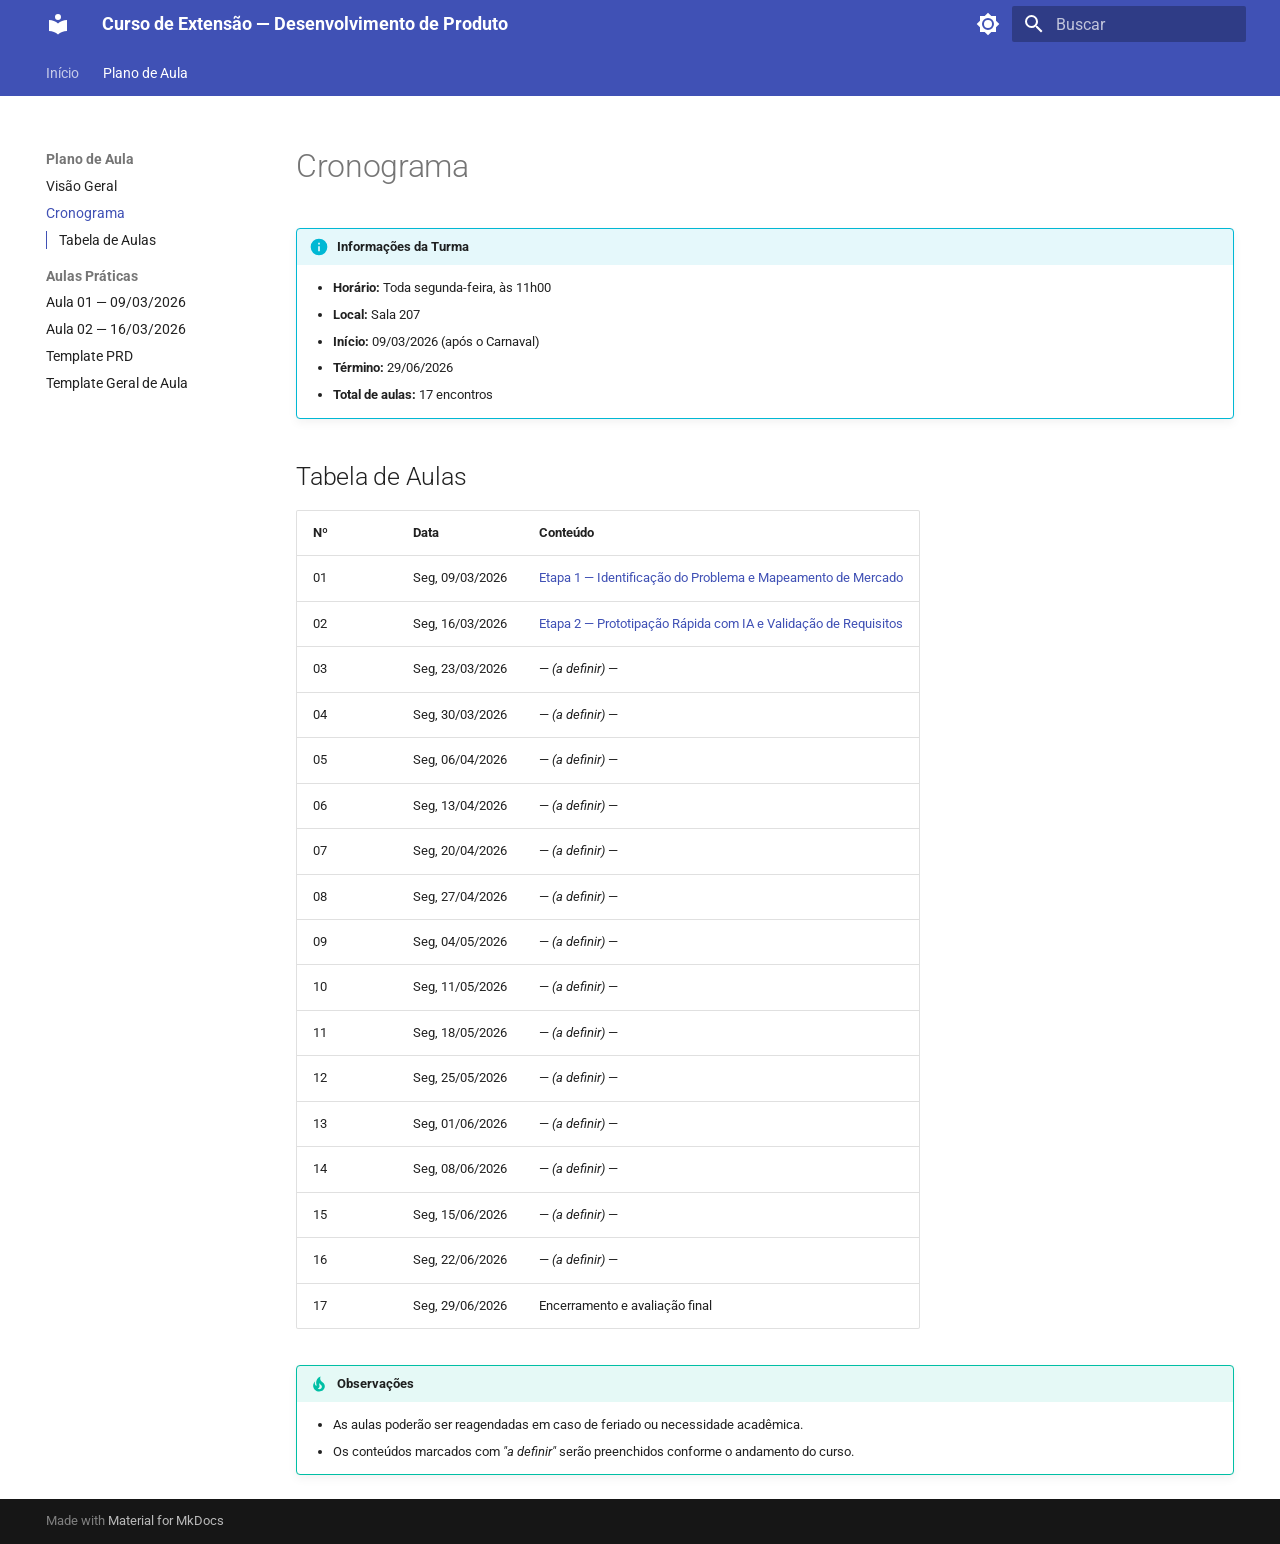
<file: plano-de-aula/cronograma/index.html>
<!doctype html>
<html lang="pt" class="no-js">
  <head>
    
      <meta charset="utf-8">
      <meta name="viewport" content="width=device-width,initial-scale=1">
      
        <meta name="description" content="Documentação oficial do curso de extensão focado em Lean Startup e Hipótese.">
      
      
        <meta name="author" content="Paulo Junior">
      
      
      
        <link rel="prev" href="../">
      
      
        <link rel="next" href="../aulas/aula-01-2026-03-09/">
      
      
      <link rel="icon" href="../../assets/images/favicon.png">
      <meta name="generator" content="mkdocs-1.6.1, mkdocs-material-9.5.50">
    
    
      
        <title>Cronograma - Curso de Extensão — Desenvolvimento de Produto</title>
      
    
    
      <link rel="stylesheet" href="../../assets/stylesheets/main.a40c8224.min.css">
      
        
        <link rel="stylesheet" href="../../assets/stylesheets/palette.06af60db.min.css">
      
      


    
    
      
    
    
      
        
        
        <link rel="preconnect" href="https://fonts.gstatic.com" crossorigin>
        <link rel="stylesheet" href="https://fonts.googleapis.com/css?family=Roboto:300,300i,400,400i,700,700i%7CRoboto+Mono:400,400i,700,700i&display=fallback">
        <style>:root{--md-text-font:"Roboto";--md-code-font:"Roboto Mono"}</style>
      
    
    
    <script>__md_scope=new URL("../..",location),__md_hash=e=>[...e].reduce(((e,_)=>(e<<5)-e+_.charCodeAt(0)),0),__md_get=(e,_=localStorage,t=__md_scope)=>JSON.parse(_.getItem(t.pathname+"."+e)),__md_set=(e,_,t=localStorage,a=__md_scope)=>{try{t.setItem(a.pathname+"."+e,JSON.stringify(_))}catch(e){}}</script>
    
      

    
    
    
  </head>
  
  
    
    
      
    
    
    
    
    <body dir="ltr" data-md-color-scheme="default" data-md-color-primary="indigo" data-md-color-accent="indigo">
  
    
    <input class="md-toggle" data-md-toggle="drawer" type="checkbox" id="__drawer" autocomplete="off">
    <input class="md-toggle" data-md-toggle="search" type="checkbox" id="__search" autocomplete="off">
    <label class="md-overlay" for="__drawer"></label>
    <div data-md-component="skip">
      
        
        <a href="#cronograma" class="md-skip">
          Ir para o conteúdo
        </a>
      
    </div>
    <div data-md-component="announce">
      
    </div>
    
    
      

<header class="md-header" data-md-component="header">
  <nav class="md-header__inner md-grid" aria-label="Cabeçalho">
    <a href="../.." title="Curso de Extensão — Desenvolvimento de Produto" class="md-header__button md-logo" aria-label="Curso de Extensão — Desenvolvimento de Produto" data-md-component="logo">
      
  
  <svg xmlns="http://www.w3.org/2000/svg" viewBox="0 0 24 24"><path d="M12 8a3 3 0 0 0 3-3 3 3 0 0 0-3-3 3 3 0 0 0-3 3 3 3 0 0 0 3 3m0 3.54C9.64 9.35 6.5 8 3 8v11c3.5 0 6.64 1.35 9 3.54 2.36-2.19 5.5-3.54 9-3.54V8c-3.5 0-6.64 1.35-9 3.54"/></svg>

    </a>
    <label class="md-header__button md-icon" for="__drawer">
      
      <svg xmlns="http://www.w3.org/2000/svg" viewBox="0 0 24 24"><path d="M3 6h18v2H3zm0 5h18v2H3zm0 5h18v2H3z"/></svg>
    </label>
    <div class="md-header__title" data-md-component="header-title">
      <div class="md-header__ellipsis">
        <div class="md-header__topic">
          <span class="md-ellipsis">
            Curso de Extensão — Desenvolvimento de Produto
          </span>
        </div>
        <div class="md-header__topic" data-md-component="header-topic">
          <span class="md-ellipsis">
            
              Cronograma
            
          </span>
        </div>
      </div>
    </div>
    
      
        <form class="md-header__option" data-md-component="palette">
  
    
    
    
    <input class="md-option" data-md-color-media="(prefers-color-scheme: light)" data-md-color-scheme="default" data-md-color-primary="indigo" data-md-color-accent="indigo"  aria-label="Mudar para modo escuro"  type="radio" name="__palette" id="__palette_0">
    
      <label class="md-header__button md-icon" title="Mudar para modo escuro" for="__palette_1" hidden>
        <svg xmlns="http://www.w3.org/2000/svg" viewBox="0 0 24 24"><path d="M12 8a4 4 0 0 0-4 4 4 4 0 0 0 4 4 4 4 0 0 0 4-4 4 4 0 0 0-4-4m0 10a6 6 0 0 1-6-6 6 6 0 0 1 6-6 6 6 0 0 1 6 6 6 6 0 0 1-6 6m8-9.31V4h-4.69L12 .69 8.69 4H4v4.69L.69 12 4 15.31V20h4.69L12 23.31 15.31 20H20v-4.69L23.31 12z"/></svg>
      </label>
    
  
    
    
    
    <input class="md-option" data-md-color-media="(prefers-color-scheme: dark)" data-md-color-scheme="slate" data-md-color-primary="indigo" data-md-color-accent="indigo"  aria-label="Mudar para modo claro"  type="radio" name="__palette" id="__palette_1">
    
      <label class="md-header__button md-icon" title="Mudar para modo claro" for="__palette_0" hidden>
        <svg xmlns="http://www.w3.org/2000/svg" viewBox="0 0 24 24"><path d="M12 18c-.89 0-1.74-.2-2.5-.55C11.56 16.5 13 14.42 13 12s-1.44-4.5-3.5-5.45C10.26 6.2 11.11 6 12 6a6 6 0 0 1 6 6 6 6 0 0 1-6 6m8-9.31V4h-4.69L12 .69 8.69 4H4v4.69L.69 12 4 15.31V20h4.69L12 23.31 15.31 20H20v-4.69L23.31 12z"/></svg>
      </label>
    
  
</form>
      
    
    
      <script>var palette=__md_get("__palette");if(palette&&palette.color){if("(prefers-color-scheme)"===palette.color.media){var media=matchMedia("(prefers-color-scheme: light)"),input=document.querySelector(media.matches?"[data-md-color-media='(prefers-color-scheme: light)']":"[data-md-color-media='(prefers-color-scheme: dark)']");palette.color.media=input.getAttribute("data-md-color-media"),palette.color.scheme=input.getAttribute("data-md-color-scheme"),palette.color.primary=input.getAttribute("data-md-color-primary"),palette.color.accent=input.getAttribute("data-md-color-accent")}for(var[key,value]of Object.entries(palette.color))document.body.setAttribute("data-md-color-"+key,value)}</script>
    
    
    
      <label class="md-header__button md-icon" for="__search">
        
        <svg xmlns="http://www.w3.org/2000/svg" viewBox="0 0 24 24"><path d="M9.5 3A6.5 6.5 0 0 1 16 9.5c0 1.61-.59 3.09-1.56 4.23l.27.27h.79l5 5-1.5 1.5-5-5v-.79l-.27-.27A6.52 6.52 0 0 1 9.5 16 6.5 6.5 0 0 1 3 9.5 6.5 6.5 0 0 1 9.5 3m0 2C7 5 5 7 5 9.5S7 14 9.5 14 14 12 14 9.5 12 5 9.5 5"/></svg>
      </label>
      <div class="md-search" data-md-component="search" role="dialog">
  <label class="md-search__overlay" for="__search"></label>
  <div class="md-search__inner" role="search">
    <form class="md-search__form" name="search">
      <input type="text" class="md-search__input" name="query" aria-label="Buscar" placeholder="Buscar" autocapitalize="off" autocorrect="off" autocomplete="off" spellcheck="false" data-md-component="search-query" required>
      <label class="md-search__icon md-icon" for="__search">
        
        <svg xmlns="http://www.w3.org/2000/svg" viewBox="0 0 24 24"><path d="M9.5 3A6.5 6.5 0 0 1 16 9.5c0 1.61-.59 3.09-1.56 4.23l.27.27h.79l5 5-1.5 1.5-5-5v-.79l-.27-.27A6.52 6.52 0 0 1 9.5 16 6.5 6.5 0 0 1 3 9.5 6.5 6.5 0 0 1 9.5 3m0 2C7 5 5 7 5 9.5S7 14 9.5 14 14 12 14 9.5 12 5 9.5 5"/></svg>
        
        <svg xmlns="http://www.w3.org/2000/svg" viewBox="0 0 24 24"><path d="M20 11v2H8l5.5 5.5-1.42 1.42L4.16 12l7.92-7.92L13.5 5.5 8 11z"/></svg>
      </label>
      <nav class="md-search__options" aria-label="Pesquisar">
        
        <button type="reset" class="md-search__icon md-icon" title="Limpar" aria-label="Limpar" tabindex="-1">
          
          <svg xmlns="http://www.w3.org/2000/svg" viewBox="0 0 24 24"><path d="M19 6.41 17.59 5 12 10.59 6.41 5 5 6.41 10.59 12 5 17.59 6.41 19 12 13.41 17.59 19 19 17.59 13.41 12z"/></svg>
        </button>
      </nav>
      
        <div class="md-search__suggest" data-md-component="search-suggest"></div>
      
    </form>
    <div class="md-search__output">
      <div class="md-search__scrollwrap" tabindex="0" data-md-scrollfix>
        <div class="md-search-result" data-md-component="search-result">
          <div class="md-search-result__meta">
            Inicializando a pesquisa
          </div>
          <ol class="md-search-result__list" role="presentation"></ol>
        </div>
      </div>
    </div>
  </div>
</div>
    
    
  </nav>
  
</header>
    
    <div class="md-container" data-md-component="container">
      
      
        
          
            
<nav class="md-tabs" aria-label="Abas" data-md-component="tabs">
  <div class="md-grid">
    <ul class="md-tabs__list">
      
        
  
  
  
    <li class="md-tabs__item">
      <a href="../.." class="md-tabs__link">
        
  
    
  
  Início

      </a>
    </li>
  

      
        
  
  
    
  
  
    
    
      <li class="md-tabs__item md-tabs__item--active">
        <a href="../" class="md-tabs__link">
          
  
  Plano de Aula

        </a>
      </li>
    
  

      
    </ul>
  </div>
</nav>
          
        
      
      <main class="md-main" data-md-component="main">
        <div class="md-main__inner md-grid">
          
            
              
              <div class="md-sidebar md-sidebar--primary" data-md-component="sidebar" data-md-type="navigation" >
                <div class="md-sidebar__scrollwrap">
                  <div class="md-sidebar__inner">
                    


  


  

<nav class="md-nav md-nav--primary md-nav--lifted md-nav--integrated" aria-label="Navegação" data-md-level="0">
  <label class="md-nav__title" for="__drawer">
    <a href="../.." title="Curso de Extensão — Desenvolvimento de Produto" class="md-nav__button md-logo" aria-label="Curso de Extensão — Desenvolvimento de Produto" data-md-component="logo">
      
  
  <svg xmlns="http://www.w3.org/2000/svg" viewBox="0 0 24 24"><path d="M12 8a3 3 0 0 0 3-3 3 3 0 0 0-3-3 3 3 0 0 0-3 3 3 3 0 0 0 3 3m0 3.54C9.64 9.35 6.5 8 3 8v11c3.5 0 6.64 1.35 9 3.54 2.36-2.19 5.5-3.54 9-3.54V8c-3.5 0-6.64 1.35-9 3.54"/></svg>

    </a>
    Curso de Extensão — Desenvolvimento de Produto
  </label>
  
  <ul class="md-nav__list" data-md-scrollfix>
    
      
      
  
  
  
  
    <li class="md-nav__item">
      <a href="../.." class="md-nav__link">
        
  
  <span class="md-ellipsis">
    Início
  </span>
  

      </a>
    </li>
  

    
      
      
  
  
    
  
  
  
    
    
    
      
        
        
      
      
        
      
    
    
    <li class="md-nav__item md-nav__item--active md-nav__item--section md-nav__item--nested">
      
        
        
        <input class="md-nav__toggle md-toggle " type="checkbox" id="__nav_2" checked>
        
          
          <label class="md-nav__link" for="__nav_2" id="__nav_2_label" tabindex="">
            
  
  <span class="md-ellipsis">
    Plano de Aula
  </span>
  

            <span class="md-nav__icon md-icon"></span>
          </label>
        
        <nav class="md-nav" data-md-level="1" aria-labelledby="__nav_2_label" aria-expanded="true">
          <label class="md-nav__title" for="__nav_2">
            <span class="md-nav__icon md-icon"></span>
            Plano de Aula
          </label>
          <ul class="md-nav__list" data-md-scrollfix>
            
              
                
  
  
  
  
    <li class="md-nav__item">
      <a href="../" class="md-nav__link">
        
  
  <span class="md-ellipsis">
    Visão Geral
  </span>
  

      </a>
    </li>
  

              
            
              
                
  
  
    
  
  
  
    <li class="md-nav__item md-nav__item--active">
      
      <input class="md-nav__toggle md-toggle" type="checkbox" id="__toc">
      
      
        
      
      
        <label class="md-nav__link md-nav__link--active" for="__toc">
          
  
  <span class="md-ellipsis">
    Cronograma
  </span>
  

          <span class="md-nav__icon md-icon"></span>
        </label>
      
      <a href="./" class="md-nav__link md-nav__link--active">
        
  
  <span class="md-ellipsis">
    Cronograma
  </span>
  

      </a>
      
        

<nav class="md-nav md-nav--secondary" aria-label="Índice">
  
  
  
    
  
  
    <label class="md-nav__title" for="__toc">
      <span class="md-nav__icon md-icon"></span>
      Índice
    </label>
    <ul class="md-nav__list" data-md-component="toc" data-md-scrollfix>
      
        <li class="md-nav__item">
  <a href="#tabela-de-aulas" class="md-nav__link">
    <span class="md-ellipsis">
      Tabela de Aulas
    </span>
  </a>
  
</li>
      
    </ul>
  
</nav>
      
    </li>
  

              
            
              
                
  
  
  
  
    
    
    
      
      
        
          
          
        
      
    
    
    <li class="md-nav__item md-nav__item--section md-nav__item--nested">
      
        
        
        <input class="md-nav__toggle md-toggle " type="checkbox" id="__nav_2_3" >
        
          
          <label class="md-nav__link" for="__nav_2_3" id="__nav_2_3_label" tabindex="">
            
  
  <span class="md-ellipsis">
    Aulas Práticas
  </span>
  

            <span class="md-nav__icon md-icon"></span>
          </label>
        
        <nav class="md-nav" data-md-level="2" aria-labelledby="__nav_2_3_label" aria-expanded="false">
          <label class="md-nav__title" for="__nav_2_3">
            <span class="md-nav__icon md-icon"></span>
            Aulas Práticas
          </label>
          <ul class="md-nav__list" data-md-scrollfix>
            
              
                
  
  
  
  
    <li class="md-nav__item">
      <a href="../aulas/aula-01-2026-03-09/" class="md-nav__link">
        
  
  <span class="md-ellipsis">
    Aula 01 — 09/03/2026
  </span>
  

      </a>
    </li>
  

              
            
              
                
  
  
  
  
    <li class="md-nav__item">
      <a href="../aulas/aula-02-2026-03-16/" class="md-nav__link">
        
  
  <span class="md-ellipsis">
    Aula 02 — 16/03/2026
  </span>
  

      </a>
    </li>
  

              
            
              
                
  
  
  
  
    <li class="md-nav__item">
      <a href="../aulas/prd-template/" class="md-nav__link">
        
  
  <span class="md-ellipsis">
    Template PRD
  </span>
  

      </a>
    </li>
  

              
            
              
                
  
  
  
  
    <li class="md-nav__item">
      <a href="../aulas/template/" class="md-nav__link">
        
  
  <span class="md-ellipsis">
    Template Geral de Aula
  </span>
  

      </a>
    </li>
  

              
            
          </ul>
        </nav>
      
    </li>
  

              
            
          </ul>
        </nav>
      
    </li>
  

    
  </ul>
</nav>
                  </div>
                </div>
              </div>
            
            
          
          
            <div class="md-content" data-md-component="content">
              <article class="md-content__inner md-typeset">
                
                  


<h1 id="cronograma">Cronograma<a class="headerlink" href="#cronograma" title="Permanent link">&para;</a></h1>
<div class="admonition info">
<p class="admonition-title">Informações da Turma</p>
<ul>
<li><strong>Horário:</strong> Toda segunda-feira, às 11h00</li>
<li><strong>Local:</strong> Sala 207</li>
<li><strong>Início:</strong> 09/03/2026 (após o Carnaval)</li>
<li><strong>Término:</strong> 29/06/2026</li>
<li><strong>Total de aulas:</strong> 17 encontros</li>
</ul>
</div>
<h2 id="tabela-de-aulas">Tabela de Aulas<a class="headerlink" href="#tabela-de-aulas" title="Permanent link">&para;</a></h2>
<table>
<thead>
<tr>
<th>Nº</th>
<th>Data</th>
<th>Conteúdo</th>
</tr>
</thead>
<tbody>
<tr>
<td>01</td>
<td>Seg, 09/03/2026</td>
<td><a href="../aulas/aula-01-2026-03-09/">Etapa 1 — Identificação do Problema e Mapeamento de Mercado</a></td>
</tr>
<tr>
<td>02</td>
<td>Seg, 16/03/2026</td>
<td><a href="../aulas/aula-02-2026-03-16/">Etapa 2 — Prototipação Rápida com IA e Validação de Requisitos</a></td>
</tr>
<tr>
<td>03</td>
<td>Seg, 23/03/2026</td>
<td>— <em>(a definir)</em> —</td>
</tr>
<tr>
<td>04</td>
<td>Seg, 30/03/2026</td>
<td>— <em>(a definir)</em> —</td>
</tr>
<tr>
<td>05</td>
<td>Seg, 06/04/2026</td>
<td>— <em>(a definir)</em> —</td>
</tr>
<tr>
<td>06</td>
<td>Seg, 13/04/2026</td>
<td>— <em>(a definir)</em> —</td>
</tr>
<tr>
<td>07</td>
<td>Seg, 20/04/2026</td>
<td>— <em>(a definir)</em> —</td>
</tr>
<tr>
<td>08</td>
<td>Seg, 27/04/2026</td>
<td>— <em>(a definir)</em> —</td>
</tr>
<tr>
<td>09</td>
<td>Seg, 04/05/2026</td>
<td>— <em>(a definir)</em> —</td>
</tr>
<tr>
<td>10</td>
<td>Seg, 11/05/2026</td>
<td>— <em>(a definir)</em> —</td>
</tr>
<tr>
<td>11</td>
<td>Seg, 18/05/2026</td>
<td>— <em>(a definir)</em> —</td>
</tr>
<tr>
<td>12</td>
<td>Seg, 25/05/2026</td>
<td>— <em>(a definir)</em> —</td>
</tr>
<tr>
<td>13</td>
<td>Seg, 01/06/2026</td>
<td>— <em>(a definir)</em> —</td>
</tr>
<tr>
<td>14</td>
<td>Seg, 08/06/2026</td>
<td>— <em>(a definir)</em> —</td>
</tr>
<tr>
<td>15</td>
<td>Seg, 15/06/2026</td>
<td>— <em>(a definir)</em> —</td>
</tr>
<tr>
<td>16</td>
<td>Seg, 22/06/2026</td>
<td>— <em>(a definir)</em> —</td>
</tr>
<tr>
<td>17</td>
<td>Seg, 29/06/2026</td>
<td>Encerramento e avaliação final</td>
</tr>
</tbody>
</table>
<div class="admonition tip">
<p class="admonition-title">Observações</p>
<ul>
<li>As aulas poderão ser reagendadas em caso de feriado ou necessidade acadêmica.</li>
<li>Os conteúdos marcados com <em>"a definir"</em> serão preenchidos conforme o andamento do curso.</li>
</ul>
</div>












                
              </article>
            </div>
          
          
<script>var target=document.getElementById(location.hash.slice(1));target&&target.name&&(target.checked=target.name.startsWith("__tabbed_"))</script>
        </div>
        
          <button type="button" class="md-top md-icon" data-md-component="top" hidden>
  
  <svg xmlns="http://www.w3.org/2000/svg" viewBox="0 0 24 24"><path d="M13 20h-2V8l-5.5 5.5-1.42-1.42L12 4.16l7.92 7.92-1.42 1.42L13 8z"/></svg>
  Voltar ao topo
</button>
        
      </main>
      
        <footer class="md-footer">
  
  <div class="md-footer-meta md-typeset">
    <div class="md-footer-meta__inner md-grid">
      <div class="md-copyright">
  
  
    Made with
    <a href="https://squidfunk.github.io/mkdocs-material/" target="_blank" rel="noopener">
      Material for MkDocs
    </a>
  
</div>
      
    </div>
  </div>
</footer>
      
    </div>
    <div class="md-dialog" data-md-component="dialog">
      <div class="md-dialog__inner md-typeset"></div>
    </div>
    
    
    <script id="__config" type="application/json">{"base": "../..", "features": ["navigation.tabs", "navigation.sections", "navigation.top", "search.suggest", "toc.integrate"], "search": "../../assets/javascripts/workers/search.f8cc74c7.min.js", "translations": {"clipboard.copied": "Copiado para \u00e1rea de transfer\u00eancia", "clipboard.copy": "Copiar para \u00e1rea de transfer\u00eancia", "search.result.more.one": "Mais 1 nesta p\u00e1gina", "search.result.more.other": "Mais # nesta p\u00e1gina", "search.result.none": "Nenhum resultado encontrado", "search.result.one": "1 resultado encontrado", "search.result.other": "# resultados encontrados", "search.result.placeholder": "Digite para iniciar a busca", "search.result.term.missing": "Ausente", "select.version": "Selecione a vers\u00e3o"}}</script>
    
    
      <script src="../../assets/javascripts/bundle.60a45f97.min.js"></script>
      
    
  </body>
</html>
</file>
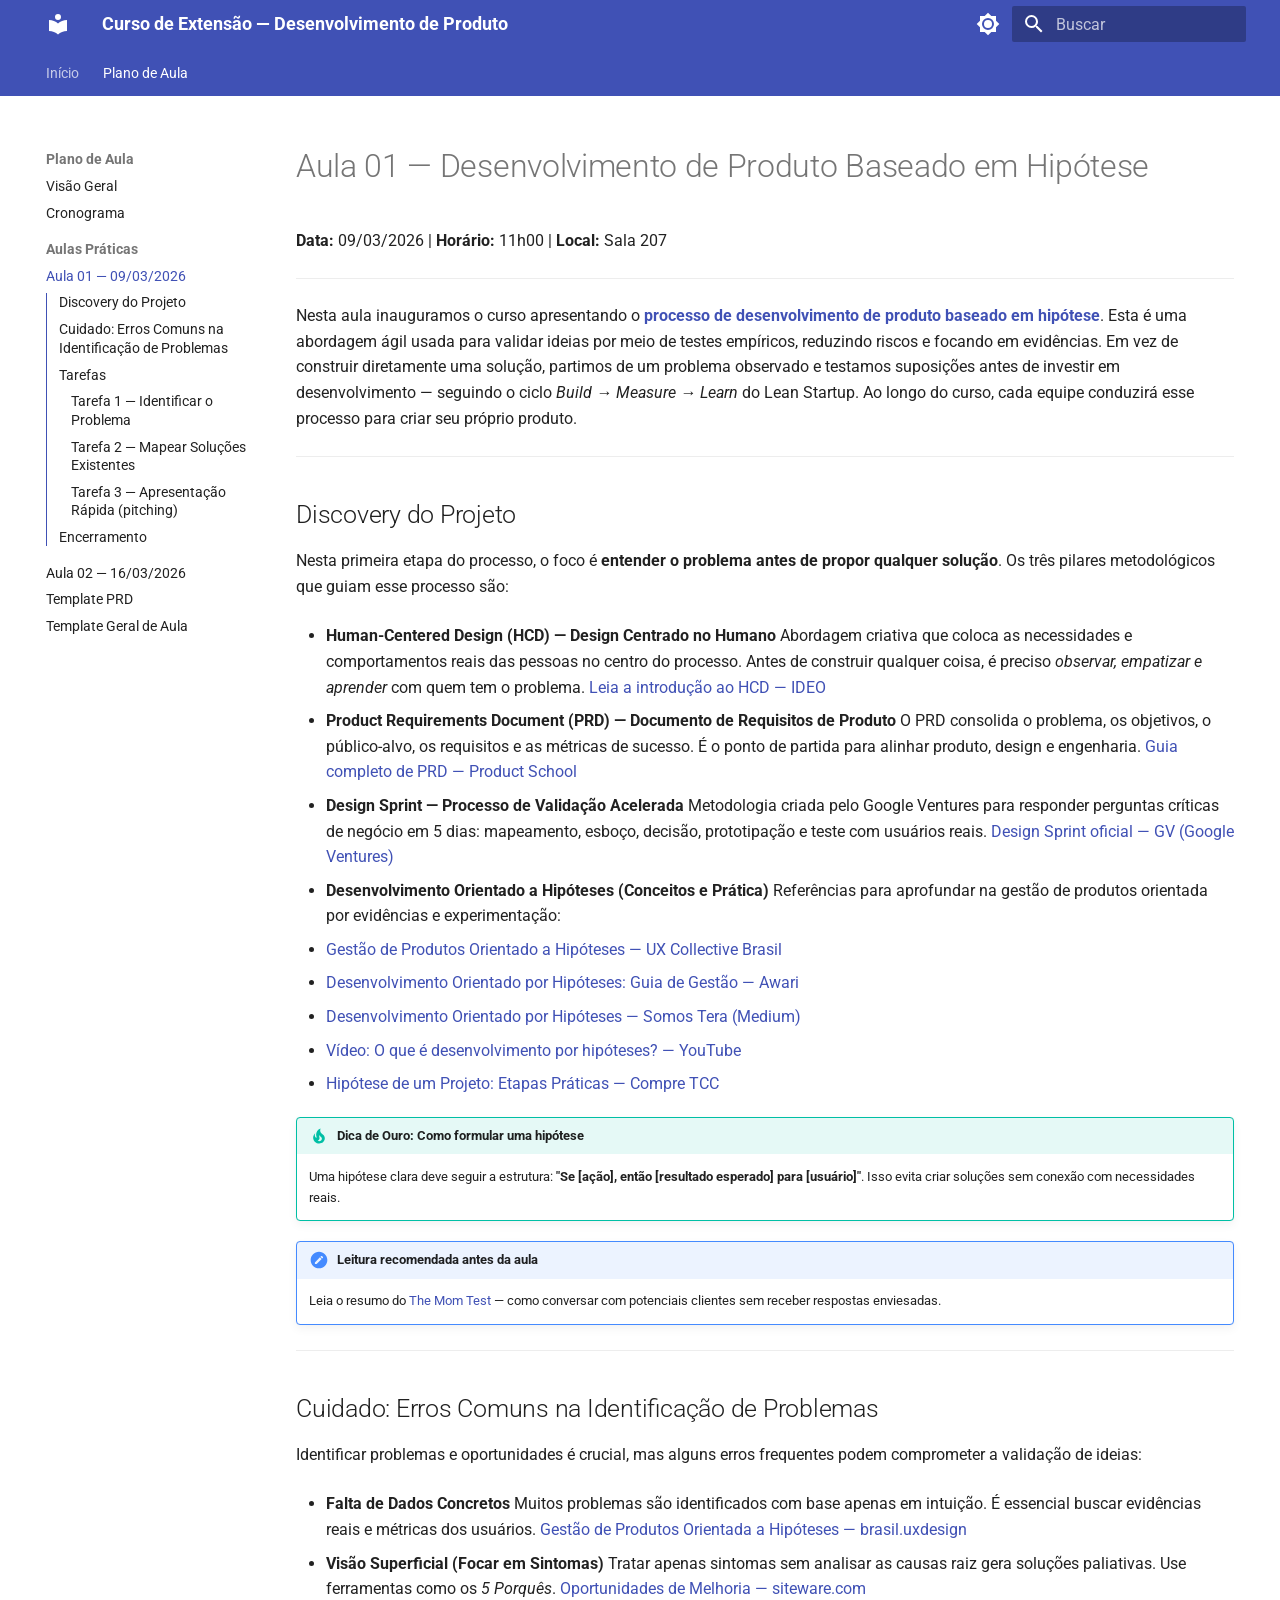
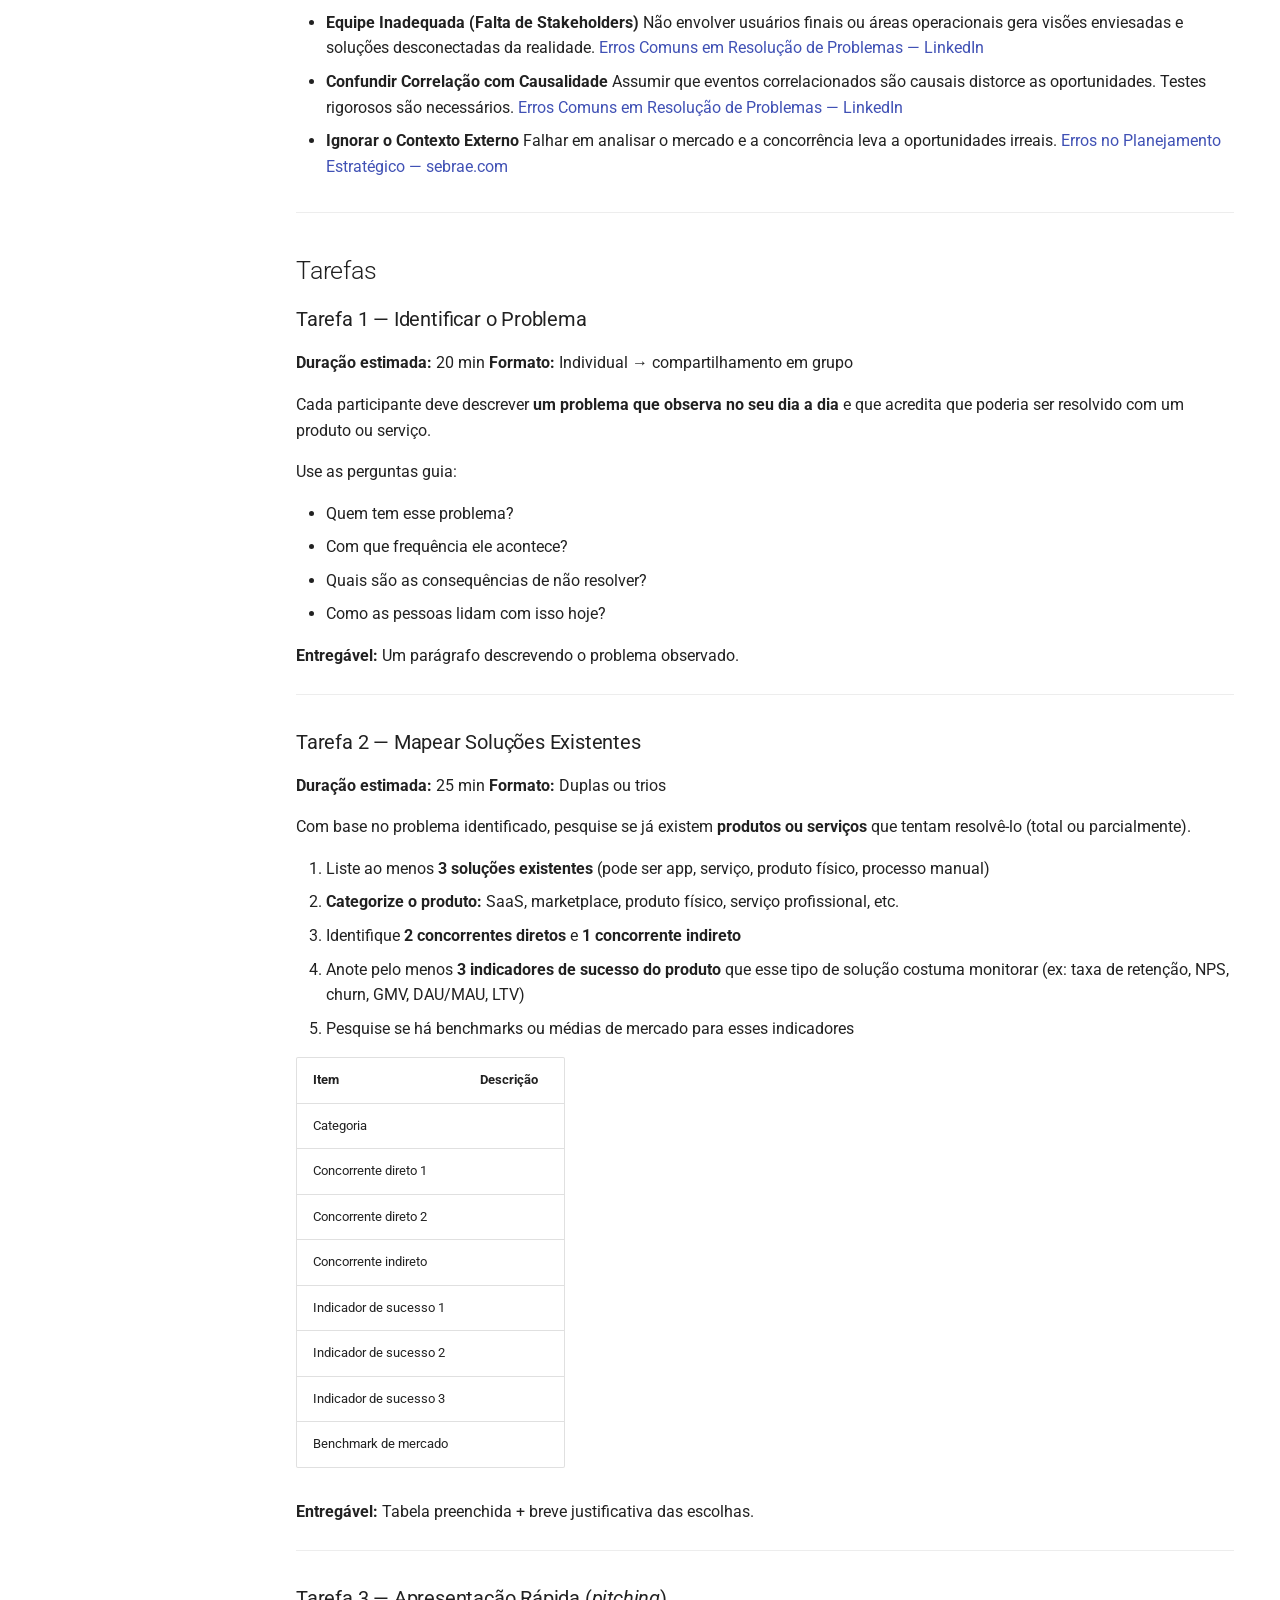
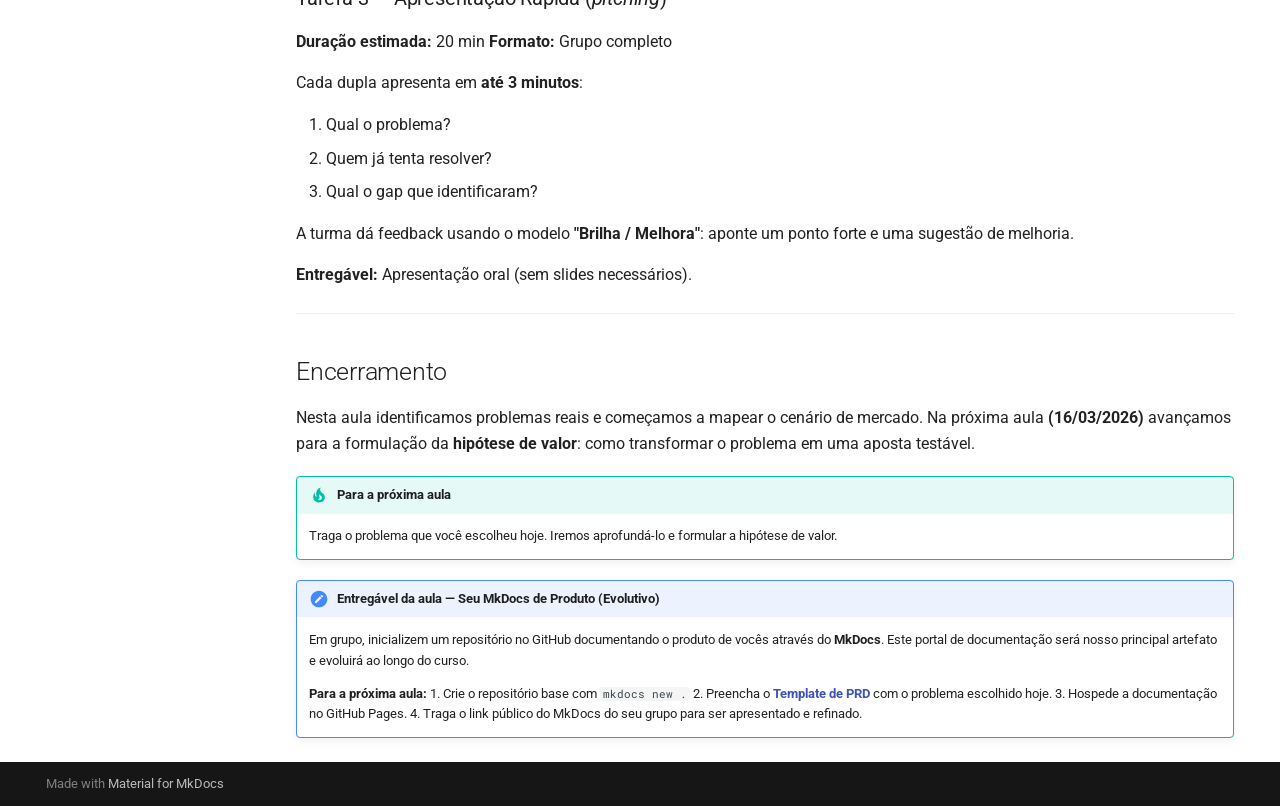
<file: plano-de-aula/aulas/aula-01-2026-03-09/index.html>
<!doctype html>
<html lang="pt" class="no-js">
  <head>
    
      <meta charset="utf-8">
      <meta name="viewport" content="width=device-width,initial-scale=1">
      
        <meta name="description" content="Documentação oficial do curso de extensão focado em Lean Startup e Hipótese.">
      
      
        <meta name="author" content="Paulo Junior">
      
      
      
        <link rel="prev" href="../../cronograma/">
      
      
        <link rel="next" href="../aula-02-2026-03-16/">
      
      
      <link rel="icon" href="../../../assets/images/favicon.png">
      <meta name="generator" content="mkdocs-1.6.1, mkdocs-material-9.5.50">
    
    
      
        <title>Aula 01 — 09/03/2026 - Curso de Extensão — Desenvolvimento de Produto</title>
      
    
    
      <link rel="stylesheet" href="../../../assets/stylesheets/main.a40c8224.min.css">
      
        
        <link rel="stylesheet" href="../../../assets/stylesheets/palette.06af60db.min.css">
      
      


    
    
      
    
    
      
        
        
        <link rel="preconnect" href="https://fonts.gstatic.com" crossorigin>
        <link rel="stylesheet" href="https://fonts.googleapis.com/css?family=Roboto:300,300i,400,400i,700,700i%7CRoboto+Mono:400,400i,700,700i&display=fallback">
        <style>:root{--md-text-font:"Roboto";--md-code-font:"Roboto Mono"}</style>
      
    
    
    <script>__md_scope=new URL("../../..",location),__md_hash=e=>[...e].reduce(((e,_)=>(e<<5)-e+_.charCodeAt(0)),0),__md_get=(e,_=localStorage,t=__md_scope)=>JSON.parse(_.getItem(t.pathname+"."+e)),__md_set=(e,_,t=localStorage,a=__md_scope)=>{try{t.setItem(a.pathname+"."+e,JSON.stringify(_))}catch(e){}}</script>
    
      

    
    
    
  </head>
  
  
    
    
      
    
    
    
    
    <body dir="ltr" data-md-color-scheme="default" data-md-color-primary="indigo" data-md-color-accent="indigo">
  
    
    <input class="md-toggle" data-md-toggle="drawer" type="checkbox" id="__drawer" autocomplete="off">
    <input class="md-toggle" data-md-toggle="search" type="checkbox" id="__search" autocomplete="off">
    <label class="md-overlay" for="__drawer"></label>
    <div data-md-component="skip">
      
        
        <a href="#aula-01-desenvolvimento-de-produto-baseado-em-hipotese" class="md-skip">
          Ir para o conteúdo
        </a>
      
    </div>
    <div data-md-component="announce">
      
    </div>
    
    
      

<header class="md-header" data-md-component="header">
  <nav class="md-header__inner md-grid" aria-label="Cabeçalho">
    <a href="../../.." title="Curso de Extensão — Desenvolvimento de Produto" class="md-header__button md-logo" aria-label="Curso de Extensão — Desenvolvimento de Produto" data-md-component="logo">
      
  
  <svg xmlns="http://www.w3.org/2000/svg" viewBox="0 0 24 24"><path d="M12 8a3 3 0 0 0 3-3 3 3 0 0 0-3-3 3 3 0 0 0-3 3 3 3 0 0 0 3 3m0 3.54C9.64 9.35 6.5 8 3 8v11c3.5 0 6.64 1.35 9 3.54 2.36-2.19 5.5-3.54 9-3.54V8c-3.5 0-6.64 1.35-9 3.54"/></svg>

    </a>
    <label class="md-header__button md-icon" for="__drawer">
      
      <svg xmlns="http://www.w3.org/2000/svg" viewBox="0 0 24 24"><path d="M3 6h18v2H3zm0 5h18v2H3zm0 5h18v2H3z"/></svg>
    </label>
    <div class="md-header__title" data-md-component="header-title">
      <div class="md-header__ellipsis">
        <div class="md-header__topic">
          <span class="md-ellipsis">
            Curso de Extensão — Desenvolvimento de Produto
          </span>
        </div>
        <div class="md-header__topic" data-md-component="header-topic">
          <span class="md-ellipsis">
            
              Aula 01 — 09/03/2026
            
          </span>
        </div>
      </div>
    </div>
    
      
        <form class="md-header__option" data-md-component="palette">
  
    
    
    
    <input class="md-option" data-md-color-media="(prefers-color-scheme: light)" data-md-color-scheme="default" data-md-color-primary="indigo" data-md-color-accent="indigo"  aria-label="Mudar para modo escuro"  type="radio" name="__palette" id="__palette_0">
    
      <label class="md-header__button md-icon" title="Mudar para modo escuro" for="__palette_1" hidden>
        <svg xmlns="http://www.w3.org/2000/svg" viewBox="0 0 24 24"><path d="M12 8a4 4 0 0 0-4 4 4 4 0 0 0 4 4 4 4 0 0 0 4-4 4 4 0 0 0-4-4m0 10a6 6 0 0 1-6-6 6 6 0 0 1 6-6 6 6 0 0 1 6 6 6 6 0 0 1-6 6m8-9.31V4h-4.69L12 .69 8.69 4H4v4.69L.69 12 4 15.31V20h4.69L12 23.31 15.31 20H20v-4.69L23.31 12z"/></svg>
      </label>
    
  
    
    
    
    <input class="md-option" data-md-color-media="(prefers-color-scheme: dark)" data-md-color-scheme="slate" data-md-color-primary="indigo" data-md-color-accent="indigo"  aria-label="Mudar para modo claro"  type="radio" name="__palette" id="__palette_1">
    
      <label class="md-header__button md-icon" title="Mudar para modo claro" for="__palette_0" hidden>
        <svg xmlns="http://www.w3.org/2000/svg" viewBox="0 0 24 24"><path d="M12 18c-.89 0-1.74-.2-2.5-.55C11.56 16.5 13 14.42 13 12s-1.44-4.5-3.5-5.45C10.26 6.2 11.11 6 12 6a6 6 0 0 1 6 6 6 6 0 0 1-6 6m8-9.31V4h-4.69L12 .69 8.69 4H4v4.69L.69 12 4 15.31V20h4.69L12 23.31 15.31 20H20v-4.69L23.31 12z"/></svg>
      </label>
    
  
</form>
      
    
    
      <script>var palette=__md_get("__palette");if(palette&&palette.color){if("(prefers-color-scheme)"===palette.color.media){var media=matchMedia("(prefers-color-scheme: light)"),input=document.querySelector(media.matches?"[data-md-color-media='(prefers-color-scheme: light)']":"[data-md-color-media='(prefers-color-scheme: dark)']");palette.color.media=input.getAttribute("data-md-color-media"),palette.color.scheme=input.getAttribute("data-md-color-scheme"),palette.color.primary=input.getAttribute("data-md-color-primary"),palette.color.accent=input.getAttribute("data-md-color-accent")}for(var[key,value]of Object.entries(palette.color))document.body.setAttribute("data-md-color-"+key,value)}</script>
    
    
    
      <label class="md-header__button md-icon" for="__search">
        
        <svg xmlns="http://www.w3.org/2000/svg" viewBox="0 0 24 24"><path d="M9.5 3A6.5 6.5 0 0 1 16 9.5c0 1.61-.59 3.09-1.56 4.23l.27.27h.79l5 5-1.5 1.5-5-5v-.79l-.27-.27A6.52 6.52 0 0 1 9.5 16 6.5 6.5 0 0 1 3 9.5 6.5 6.5 0 0 1 9.5 3m0 2C7 5 5 7 5 9.5S7 14 9.5 14 14 12 14 9.5 12 5 9.5 5"/></svg>
      </label>
      <div class="md-search" data-md-component="search" role="dialog">
  <label class="md-search__overlay" for="__search"></label>
  <div class="md-search__inner" role="search">
    <form class="md-search__form" name="search">
      <input type="text" class="md-search__input" name="query" aria-label="Buscar" placeholder="Buscar" autocapitalize="off" autocorrect="off" autocomplete="off" spellcheck="false" data-md-component="search-query" required>
      <label class="md-search__icon md-icon" for="__search">
        
        <svg xmlns="http://www.w3.org/2000/svg" viewBox="0 0 24 24"><path d="M9.5 3A6.5 6.5 0 0 1 16 9.5c0 1.61-.59 3.09-1.56 4.23l.27.27h.79l5 5-1.5 1.5-5-5v-.79l-.27-.27A6.52 6.52 0 0 1 9.5 16 6.5 6.5 0 0 1 3 9.5 6.5 6.5 0 0 1 9.5 3m0 2C7 5 5 7 5 9.5S7 14 9.5 14 14 12 14 9.5 12 5 9.5 5"/></svg>
        
        <svg xmlns="http://www.w3.org/2000/svg" viewBox="0 0 24 24"><path d="M20 11v2H8l5.5 5.5-1.42 1.42L4.16 12l7.92-7.92L13.5 5.5 8 11z"/></svg>
      </label>
      <nav class="md-search__options" aria-label="Pesquisar">
        
        <button type="reset" class="md-search__icon md-icon" title="Limpar" aria-label="Limpar" tabindex="-1">
          
          <svg xmlns="http://www.w3.org/2000/svg" viewBox="0 0 24 24"><path d="M19 6.41 17.59 5 12 10.59 6.41 5 5 6.41 10.59 12 5 17.59 6.41 19 12 13.41 17.59 19 19 17.59 13.41 12z"/></svg>
        </button>
      </nav>
      
        <div class="md-search__suggest" data-md-component="search-suggest"></div>
      
    </form>
    <div class="md-search__output">
      <div class="md-search__scrollwrap" tabindex="0" data-md-scrollfix>
        <div class="md-search-result" data-md-component="search-result">
          <div class="md-search-result__meta">
            Inicializando a pesquisa
          </div>
          <ol class="md-search-result__list" role="presentation"></ol>
        </div>
      </div>
    </div>
  </div>
</div>
    
    
  </nav>
  
</header>
    
    <div class="md-container" data-md-component="container">
      
      
        
          
            
<nav class="md-tabs" aria-label="Abas" data-md-component="tabs">
  <div class="md-grid">
    <ul class="md-tabs__list">
      
        
  
  
  
    <li class="md-tabs__item">
      <a href="../../.." class="md-tabs__link">
        
  
    
  
  Início

      </a>
    </li>
  

      
        
  
  
    
  
  
    
    
      <li class="md-tabs__item md-tabs__item--active">
        <a href="../../" class="md-tabs__link">
          
  
  Plano de Aula

        </a>
      </li>
    
  

      
    </ul>
  </div>
</nav>
          
        
      
      <main class="md-main" data-md-component="main">
        <div class="md-main__inner md-grid">
          
            
              
              <div class="md-sidebar md-sidebar--primary" data-md-component="sidebar" data-md-type="navigation" >
                <div class="md-sidebar__scrollwrap">
                  <div class="md-sidebar__inner">
                    


  


  

<nav class="md-nav md-nav--primary md-nav--lifted md-nav--integrated" aria-label="Navegação" data-md-level="0">
  <label class="md-nav__title" for="__drawer">
    <a href="../../.." title="Curso de Extensão — Desenvolvimento de Produto" class="md-nav__button md-logo" aria-label="Curso de Extensão — Desenvolvimento de Produto" data-md-component="logo">
      
  
  <svg xmlns="http://www.w3.org/2000/svg" viewBox="0 0 24 24"><path d="M12 8a3 3 0 0 0 3-3 3 3 0 0 0-3-3 3 3 0 0 0-3 3 3 3 0 0 0 3 3m0 3.54C9.64 9.35 6.5 8 3 8v11c3.5 0 6.64 1.35 9 3.54 2.36-2.19 5.5-3.54 9-3.54V8c-3.5 0-6.64 1.35-9 3.54"/></svg>

    </a>
    Curso de Extensão — Desenvolvimento de Produto
  </label>
  
  <ul class="md-nav__list" data-md-scrollfix>
    
      
      
  
  
  
  
    <li class="md-nav__item">
      <a href="../../.." class="md-nav__link">
        
  
  <span class="md-ellipsis">
    Início
  </span>
  

      </a>
    </li>
  

    
      
      
  
  
    
  
  
  
    
    
    
      
        
        
      
      
        
      
    
    
    <li class="md-nav__item md-nav__item--active md-nav__item--section md-nav__item--nested">
      
        
        
        <input class="md-nav__toggle md-toggle " type="checkbox" id="__nav_2" checked>
        
          
          <label class="md-nav__link" for="__nav_2" id="__nav_2_label" tabindex="">
            
  
  <span class="md-ellipsis">
    Plano de Aula
  </span>
  

            <span class="md-nav__icon md-icon"></span>
          </label>
        
        <nav class="md-nav" data-md-level="1" aria-labelledby="__nav_2_label" aria-expanded="true">
          <label class="md-nav__title" for="__nav_2">
            <span class="md-nav__icon md-icon"></span>
            Plano de Aula
          </label>
          <ul class="md-nav__list" data-md-scrollfix>
            
              
                
  
  
  
  
    <li class="md-nav__item">
      <a href="../../" class="md-nav__link">
        
  
  <span class="md-ellipsis">
    Visão Geral
  </span>
  

      </a>
    </li>
  

              
            
              
                
  
  
  
  
    <li class="md-nav__item">
      <a href="../../cronograma/" class="md-nav__link">
        
  
  <span class="md-ellipsis">
    Cronograma
  </span>
  

      </a>
    </li>
  

              
            
              
                
  
  
    
  
  
  
    
    
    
      
      
        
          
          
        
      
    
    
    <li class="md-nav__item md-nav__item--active md-nav__item--section md-nav__item--nested">
      
        
        
        <input class="md-nav__toggle md-toggle " type="checkbox" id="__nav_2_3" checked>
        
          
          <label class="md-nav__link" for="__nav_2_3" id="__nav_2_3_label" tabindex="">
            
  
  <span class="md-ellipsis">
    Aulas Práticas
  </span>
  

            <span class="md-nav__icon md-icon"></span>
          </label>
        
        <nav class="md-nav" data-md-level="2" aria-labelledby="__nav_2_3_label" aria-expanded="true">
          <label class="md-nav__title" for="__nav_2_3">
            <span class="md-nav__icon md-icon"></span>
            Aulas Práticas
          </label>
          <ul class="md-nav__list" data-md-scrollfix>
            
              
                
  
  
    
  
  
  
    <li class="md-nav__item md-nav__item--active">
      
      <input class="md-nav__toggle md-toggle" type="checkbox" id="__toc">
      
      
        
      
      
        <label class="md-nav__link md-nav__link--active" for="__toc">
          
  
  <span class="md-ellipsis">
    Aula 01 — 09/03/2026
  </span>
  

          <span class="md-nav__icon md-icon"></span>
        </label>
      
      <a href="./" class="md-nav__link md-nav__link--active">
        
  
  <span class="md-ellipsis">
    Aula 01 — 09/03/2026
  </span>
  

      </a>
      
        

<nav class="md-nav md-nav--secondary" aria-label="Índice">
  
  
  
    
  
  
    <label class="md-nav__title" for="__toc">
      <span class="md-nav__icon md-icon"></span>
      Índice
    </label>
    <ul class="md-nav__list" data-md-component="toc" data-md-scrollfix>
      
        <li class="md-nav__item">
  <a href="#discovery-do-projeto" class="md-nav__link">
    <span class="md-ellipsis">
      Discovery do Projeto
    </span>
  </a>
  
</li>
      
        <li class="md-nav__item">
  <a href="#cuidado-erros-comuns-na-identificacao-de-problemas" class="md-nav__link">
    <span class="md-ellipsis">
      Cuidado: Erros Comuns na Identificação de Problemas
    </span>
  </a>
  
</li>
      
        <li class="md-nav__item">
  <a href="#tarefas" class="md-nav__link">
    <span class="md-ellipsis">
      Tarefas
    </span>
  </a>
  
    <nav class="md-nav" aria-label="Tarefas">
      <ul class="md-nav__list">
        
          <li class="md-nav__item">
  <a href="#tarefa-1-identificar-o-problema" class="md-nav__link">
    <span class="md-ellipsis">
      Tarefa 1 — Identificar o Problema
    </span>
  </a>
  
</li>
        
          <li class="md-nav__item">
  <a href="#tarefa-2-mapear-solucoes-existentes" class="md-nav__link">
    <span class="md-ellipsis">
      Tarefa 2 — Mapear Soluções Existentes
    </span>
  </a>
  
</li>
        
          <li class="md-nav__item">
  <a href="#tarefa-3-apresentacao-rapida-pitching" class="md-nav__link">
    <span class="md-ellipsis">
      Tarefa 3 — Apresentação Rápida (pitching)
    </span>
  </a>
  
</li>
        
      </ul>
    </nav>
  
</li>
      
        <li class="md-nav__item">
  <a href="#encerramento" class="md-nav__link">
    <span class="md-ellipsis">
      Encerramento
    </span>
  </a>
  
</li>
      
    </ul>
  
</nav>
      
    </li>
  

              
            
              
                
  
  
  
  
    <li class="md-nav__item">
      <a href="../aula-02-2026-03-16/" class="md-nav__link">
        
  
  <span class="md-ellipsis">
    Aula 02 — 16/03/2026
  </span>
  

      </a>
    </li>
  

              
            
              
                
  
  
  
  
    <li class="md-nav__item">
      <a href="../prd-template/" class="md-nav__link">
        
  
  <span class="md-ellipsis">
    Template PRD
  </span>
  

      </a>
    </li>
  

              
            
              
                
  
  
  
  
    <li class="md-nav__item">
      <a href="../template/" class="md-nav__link">
        
  
  <span class="md-ellipsis">
    Template Geral de Aula
  </span>
  

      </a>
    </li>
  

              
            
          </ul>
        </nav>
      
    </li>
  

              
            
          </ul>
        </nav>
      
    </li>
  

    
  </ul>
</nav>
                  </div>
                </div>
              </div>
            
            
          
          
            <div class="md-content" data-md-component="content">
              <article class="md-content__inner md-typeset">
                
                  


<h1 id="aula-01-desenvolvimento-de-produto-baseado-em-hipotese">Aula 01 — Desenvolvimento de Produto Baseado em Hipótese<a class="headerlink" href="#aula-01-desenvolvimento-de-produto-baseado-em-hipotese" title="Permanent link">&para;</a></h1>
<p><strong>Data:</strong> 09/03/2026 | <strong>Horário:</strong> 11h00 | <strong>Local:</strong> Sala 207</p>
<hr />
<p>Nesta aula inauguramos o curso apresentando o <strong><a href="https://theleanstartup.com/principles">processo de desenvolvimento de produto baseado em hipótese</a></strong>. Esta é uma abordagem ágil usada para validar ideias por meio de testes empíricos, reduzindo riscos e focando em evidências. Em vez de construir diretamente uma solução, partimos de um problema observado e testamos suposições antes de investir em desenvolvimento — seguindo o ciclo <em>Build → Measure → Learn</em> do Lean Startup. Ao longo do curso, cada equipe conduzirá esse processo para criar seu próprio produto.</p>
<hr />
<h2 id="discovery-do-projeto">Discovery do Projeto<a class="headerlink" href="#discovery-do-projeto" title="Permanent link">&para;</a></h2>
<p>Nesta primeira etapa do processo, o foco é <strong>entender o problema antes de propor qualquer solução</strong>. Os três pilares metodológicos que guiam esse processo são:</p>
<ul>
<li>
<p><strong>Human-Centered Design (HCD) — Design Centrado no Humano</strong>
  Abordagem criativa que coloca as necessidades e comportamentos reais das pessoas no centro do processo. Antes de construir qualquer coisa, é preciso <em>observar, empatizar e aprender</em> com quem tem o problema.
  <a href="https://www.ideou.com/pages/design-thinking">Leia a introdução ao HCD — IDEO</a></p>
</li>
<li>
<p><strong>Product Requirements Document (PRD) — Documento de Requisitos de Produto</strong>
  O PRD consolida o problema, os objetivos, o público-alvo, os requisitos e as métricas de sucesso. É o ponto de partida para alinhar produto, design e engenharia.
  <a href="https://productschool.com/blog/product-management-2/product-requirements-document/">Guia completo de PRD — Product School</a></p>
</li>
<li>
<p><strong>Design Sprint — Processo de Validação Acelerada</strong>
  Metodologia criada pelo Google Ventures para responder perguntas críticas de negócio em 5 dias: mapeamento, esboço, decisão, prototipação e teste com usuários reais.
  <a href="https://www.gv.com/sprint/">Design Sprint oficial — GV (Google Ventures)</a></p>
</li>
<li>
<p><strong>Desenvolvimento Orientado a Hipóteses (Conceitos e Prática)</strong>
  Referências para aprofundar na gestão de produtos orientada por evidências e experimentação:</p>
</li>
<li><a href="https://brasil.uxdesign.cc/gest%C3%A3o-de-produtos-orientado-a-hip%C3%B3teses-acfc9a7e3162">Gestão de Produtos Orientado a Hipóteses — UX Collective Brasil</a></li>
<li><a href="https://awari.com.br/desenvolvimento-orientado-por-hipoteses-um-guia-para-uma-gestao-de-produtos-mais-inteligente/">Desenvolvimento Orientado por Hipóteses: Guia de Gestão — Awari</a></li>
<li><a href="https://medium.com/somos-tera/desenvolvimento-orientado-por-hipotesis-b175b34a6991">Desenvolvimento Orientado por Hipóteses — Somos Tera (Medium)</a></li>
<li><a href="https://www.youtube.com/watch?v=y1atheNugVQ">Vídeo: O que é desenvolvimento por hipóteses? — YouTube</a></li>
<li><a href="https://compretcc.com/hipotese-de-um-projeto-2/">Hipótese de um Projeto: Etapas Práticas — Compre TCC</a></li>
</ul>
<div class="admonition tip">
<p class="admonition-title">Dica de Ouro: Como formular uma hipótese</p>
<p>Uma hipótese clara deve seguir a estrutura: <strong>"Se [ação], então [resultado esperado] para [usuário]"</strong>. Isso evita criar soluções sem conexão com necessidades reais.</p>
</div>
<div class="admonition note">
<p class="admonition-title">Leitura recomendada antes da aula</p>
<p>Leia o resumo do <a href="http://momtestbook.com/">The Mom Test</a> — como conversar com potenciais clientes sem receber respostas enviesadas.</p>
</div>
<hr />
<h2 id="cuidado-erros-comuns-na-identificacao-de-problemas">Cuidado: Erros Comuns na Identificação de Problemas<a class="headerlink" href="#cuidado-erros-comuns-na-identificacao-de-problemas" title="Permanent link">&para;</a></h2>
<p>Identificar problemas e oportunidades é crucial, mas alguns erros frequentes podem comprometer a validação de ideias:</p>
<ul>
<li>
<p><strong>Falta de Dados Concretos</strong>
  Muitos problemas são identificados com base apenas em intuição. É essencial buscar evidências reais e métricas dos usuários.
  <a href="https://brasil.uxdesign.cc/gest%C3%A3o-de-produtos-orientado-a-hip%C3%B3teses-acfc9a7e3162">Gestão de Produtos Orientada a Hipóteses — brasil.uxdesign</a></p>
</li>
<li>
<p><strong>Visão Superficial (Focar em Sintomas)</strong>
  Tratar apenas sintomas sem analisar as causas raiz gera soluções paliativas. Use ferramentas como os <em>5 Porquês</em>.
  <a href="https://www.siteware.com.br/blog/qualidade/oportunidades-de-melhoria/">Oportunidades de Melhoria — siteware.com</a></p>
</li>
<li>
<p><strong>Equipe Inadequada (Falta de Stakeholders)</strong>
  Não envolver usuários finais ou áreas operacionais gera visões enviesadas e soluções desconectadas da realidade.
  <a href="https://pt.linkedin.com/pulse/os-erros-mais-comuns-em-resolu%C3%A7%C3%A3o-de-problemas-thayc-marinho">Erros Comuns em Resolução de Problemas — LinkedIn</a></p>
</li>
<li>
<p><strong>Confundir Correlação com Causalidade</strong>
  Assumir que eventos correlacionados são causais distorce as oportunidades. Testes rigorosos são necessários.
  <a href="https://pt.linkedin.com/pulse/os-erros-mais-comuns-em-resolu%C3%A7%C3%A3o-de-problemas-thayc-marinho">Erros Comuns em Resolução de Problemas — LinkedIn</a></p>
</li>
<li>
<p><strong>Ignorar o Contexto Externo</strong>
  Falhar em analisar o mercado e a concorrência leva a oportunidades irreais.
  <a href="https://sebrae.com.br/sites/PortalSebrae/ufs/pe/artigos/8-erros-mais-comuns-no-planejamento-estrategico-e-como-evita-los,63511c3d3dfc3910VgnVCM1000001b00320aRCRD">Erros no Planejamento Estratégico — sebrae.com</a></p>
</li>
</ul>
<hr />
<h2 id="tarefas">Tarefas<a class="headerlink" href="#tarefas" title="Permanent link">&para;</a></h2>
<h3 id="tarefa-1-identificar-o-problema">Tarefa 1 — Identificar o Problema<a class="headerlink" href="#tarefa-1-identificar-o-problema" title="Permanent link">&para;</a></h3>
<p><strong>Duração estimada:</strong> 20 min
<strong>Formato:</strong> Individual → compartilhamento em grupo</p>
<p>Cada participante deve descrever <strong>um problema que observa no seu dia a dia</strong> e que acredita que poderia ser resolvido com um produto ou serviço.</p>
<p>Use as perguntas guia:</p>
<ul>
<li>Quem tem esse problema?</li>
<li>Com que frequência ele acontece?</li>
<li>Quais são as consequências de não resolver?</li>
<li>Como as pessoas lidam com isso hoje?</li>
</ul>
<p><strong>Entregável:</strong> Um parágrafo descrevendo o problema observado.</p>
<hr />
<h3 id="tarefa-2-mapear-solucoes-existentes">Tarefa 2 — Mapear Soluções Existentes<a class="headerlink" href="#tarefa-2-mapear-solucoes-existentes" title="Permanent link">&para;</a></h3>
<p><strong>Duração estimada:</strong> 25 min
<strong>Formato:</strong> Duplas ou trios</p>
<p>Com base no problema identificado, pesquise se já existem <strong>produtos ou serviços</strong> que tentam resolvê-lo (total ou parcialmente).</p>
<ol>
<li>Liste ao menos <strong>3 soluções existentes</strong> (pode ser app, serviço, produto físico, processo manual)</li>
<li><strong>Categorize o produto:</strong> SaaS, marketplace, produto físico, serviço profissional, etc.</li>
<li>Identifique <strong>2 concorrentes diretos</strong> e <strong>1 concorrente indireto</strong></li>
<li>Anote pelo menos <strong>3 indicadores de sucesso do produto</strong> que esse tipo de solução costuma monitorar (ex: taxa de retenção, NPS, churn, GMV, DAU/MAU, LTV)</li>
<li>Pesquise se há benchmarks ou médias de mercado para esses indicadores</li>
</ol>
<table>
<thead>
<tr>
<th>Item</th>
<th>Descrição</th>
</tr>
</thead>
<tbody>
<tr>
<td>Categoria</td>
<td></td>
</tr>
<tr>
<td>Concorrente direto 1</td>
<td></td>
</tr>
<tr>
<td>Concorrente direto 2</td>
<td></td>
</tr>
<tr>
<td>Concorrente indireto</td>
<td></td>
</tr>
<tr>
<td>Indicador de sucesso 1</td>
<td></td>
</tr>
<tr>
<td>Indicador de sucesso 2</td>
<td></td>
</tr>
<tr>
<td>Indicador de sucesso 3</td>
<td></td>
</tr>
<tr>
<td>Benchmark de mercado</td>
<td></td>
</tr>
</tbody>
</table>
<p><strong>Entregável:</strong> Tabela preenchida + breve justificativa das escolhas.</p>
<hr />
<h3 id="tarefa-3-apresentacao-rapida-pitching">Tarefa 3 — Apresentação Rápida (<em>pitching</em>)<a class="headerlink" href="#tarefa-3-apresentacao-rapida-pitching" title="Permanent link">&para;</a></h3>
<p><strong>Duração estimada:</strong> 20 min
<strong>Formato:</strong> Grupo completo</p>
<p>Cada dupla apresenta em <strong>até 3 minutos</strong>:</p>
<ol>
<li>Qual o problema?</li>
<li>Quem já tenta resolver?</li>
<li>Qual o gap que identificaram?</li>
</ol>
<p>A turma dá feedback usando o modelo <strong>"Brilha / Melhora"</strong>: aponte um ponto forte e uma sugestão de melhoria.</p>
<p><strong>Entregável:</strong> Apresentação oral (sem slides necessários).</p>
<hr />
<h2 id="encerramento">Encerramento<a class="headerlink" href="#encerramento" title="Permanent link">&para;</a></h2>
<p>Nesta aula identificamos problemas reais e começamos a mapear o cenário de mercado. Na próxima aula <strong>(16/03/2026)</strong> avançamos para a formulação da <strong>hipótese de valor</strong>: como transformar o problema em uma aposta testável.</p>
<div class="admonition tip">
<p class="admonition-title">Para a próxima aula</p>
<p>Traga o problema que você escolheu hoje. Iremos aprofundá-lo e formular a hipótese de valor.</p>
</div>
<div class="admonition note">
<p class="admonition-title">Entregável da aula — Seu MkDocs de Produto (Evolutivo)</p>
<p>Em grupo, inicializem um repositório no GitHub documentando o produto de vocês através do <strong>MkDocs</strong>. Este portal de documentação será nosso principal artefato e evoluirá ao longo do curso.</p>
<p><strong>Para a próxima aula:</strong>
1. Crie o repositório base com <code>mkdocs new .</code>
2. Preencha o <strong><a href="../prd-template/">Template de PRD</a></strong> com o problema escolhido hoje.
3. Hospede a documentação no GitHub Pages.
4. Traga o link público do MkDocs do seu grupo para ser apresentado e refinado.</p>
</div>












                
              </article>
            </div>
          
          
<script>var target=document.getElementById(location.hash.slice(1));target&&target.name&&(target.checked=target.name.startsWith("__tabbed_"))</script>
        </div>
        
          <button type="button" class="md-top md-icon" data-md-component="top" hidden>
  
  <svg xmlns="http://www.w3.org/2000/svg" viewBox="0 0 24 24"><path d="M13 20h-2V8l-5.5 5.5-1.42-1.42L12 4.16l7.92 7.92-1.42 1.42L13 8z"/></svg>
  Voltar ao topo
</button>
        
      </main>
      
        <footer class="md-footer">
  
  <div class="md-footer-meta md-typeset">
    <div class="md-footer-meta__inner md-grid">
      <div class="md-copyright">
  
  
    Made with
    <a href="https://squidfunk.github.io/mkdocs-material/" target="_blank" rel="noopener">
      Material for MkDocs
    </a>
  
</div>
      
    </div>
  </div>
</footer>
      
    </div>
    <div class="md-dialog" data-md-component="dialog">
      <div class="md-dialog__inner md-typeset"></div>
    </div>
    
    
    <script id="__config" type="application/json">{"base": "../../..", "features": ["navigation.tabs", "navigation.sections", "navigation.top", "search.suggest", "toc.integrate"], "search": "../../../assets/javascripts/workers/search.f8cc74c7.min.js", "translations": {"clipboard.copied": "Copiado para \u00e1rea de transfer\u00eancia", "clipboard.copy": "Copiar para \u00e1rea de transfer\u00eancia", "search.result.more.one": "Mais 1 nesta p\u00e1gina", "search.result.more.other": "Mais # nesta p\u00e1gina", "search.result.none": "Nenhum resultado encontrado", "search.result.one": "1 resultado encontrado", "search.result.other": "# resultados encontrados", "search.result.placeholder": "Digite para iniciar a busca", "search.result.term.missing": "Ausente", "select.version": "Selecione a vers\u00e3o"}}</script>
    
    
      <script src="../../../assets/javascripts/bundle.60a45f97.min.js"></script>
      
    
  </body>
</html>
</file>
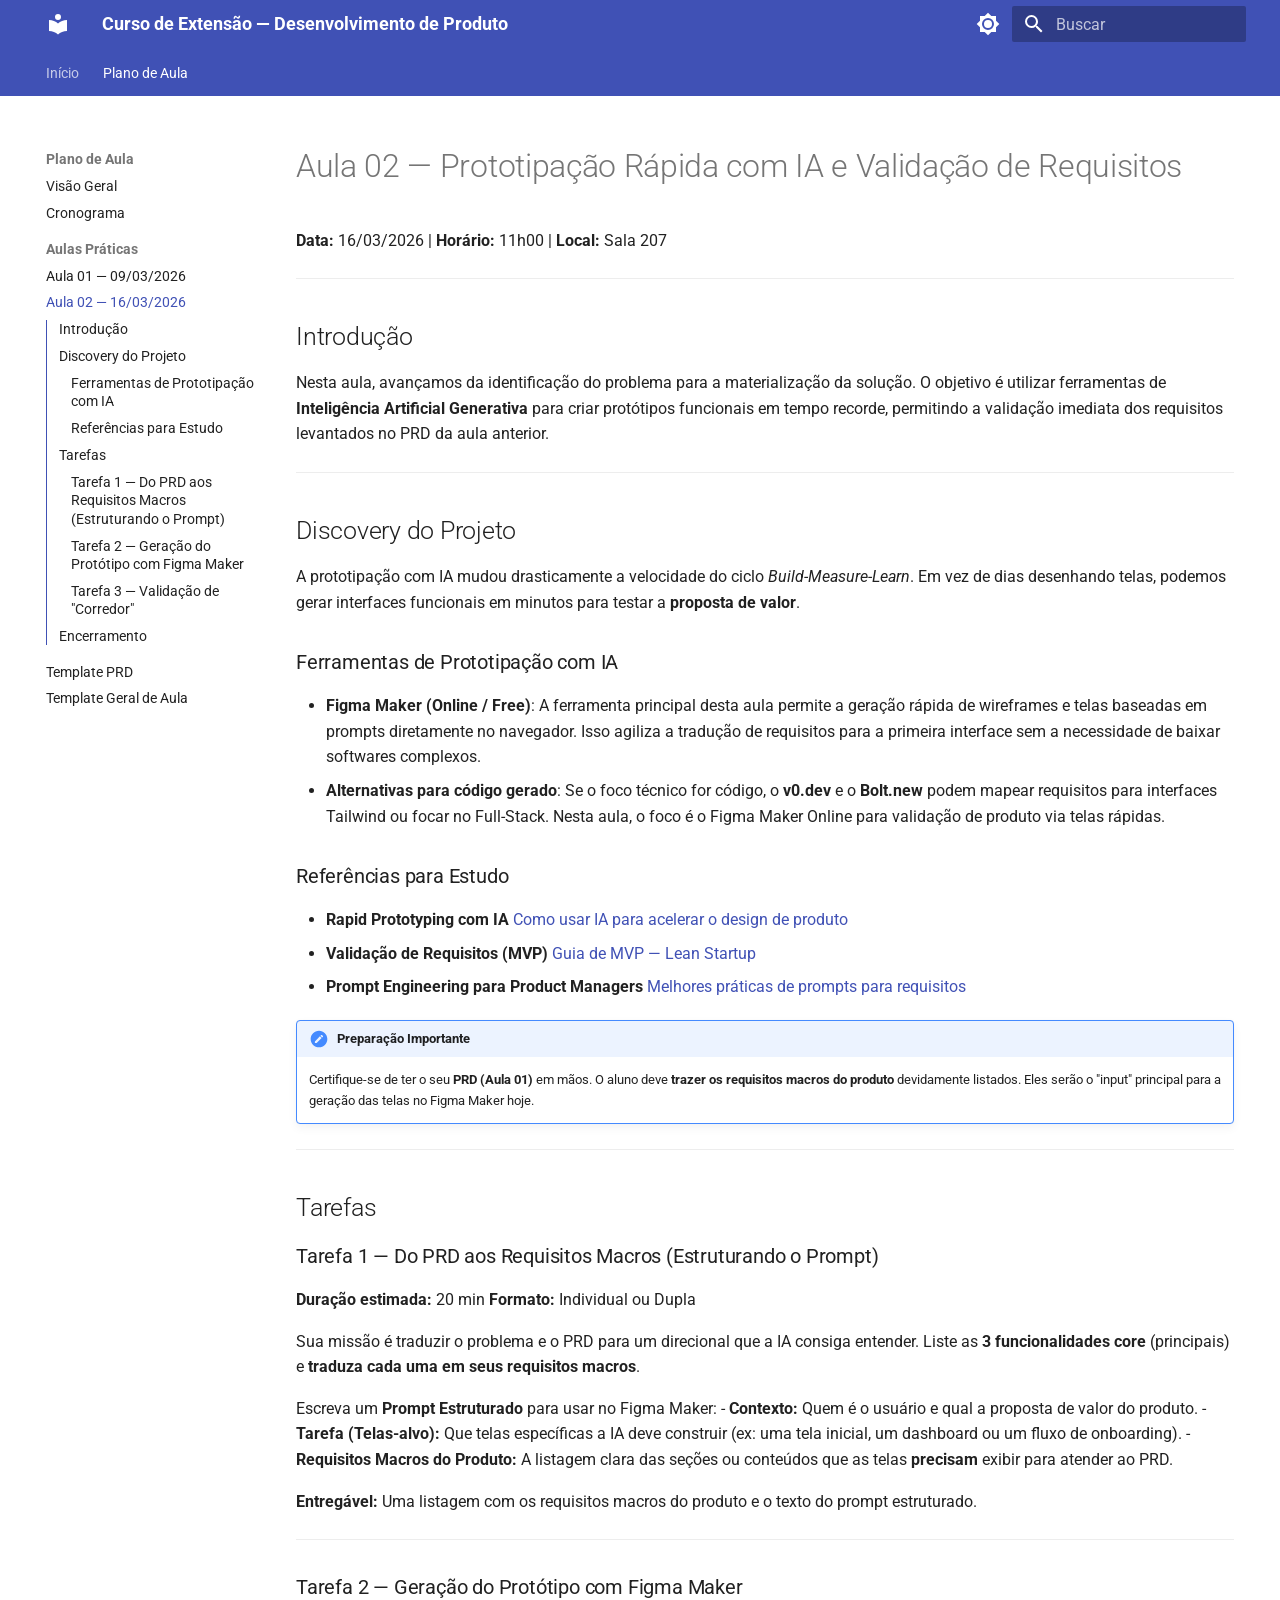
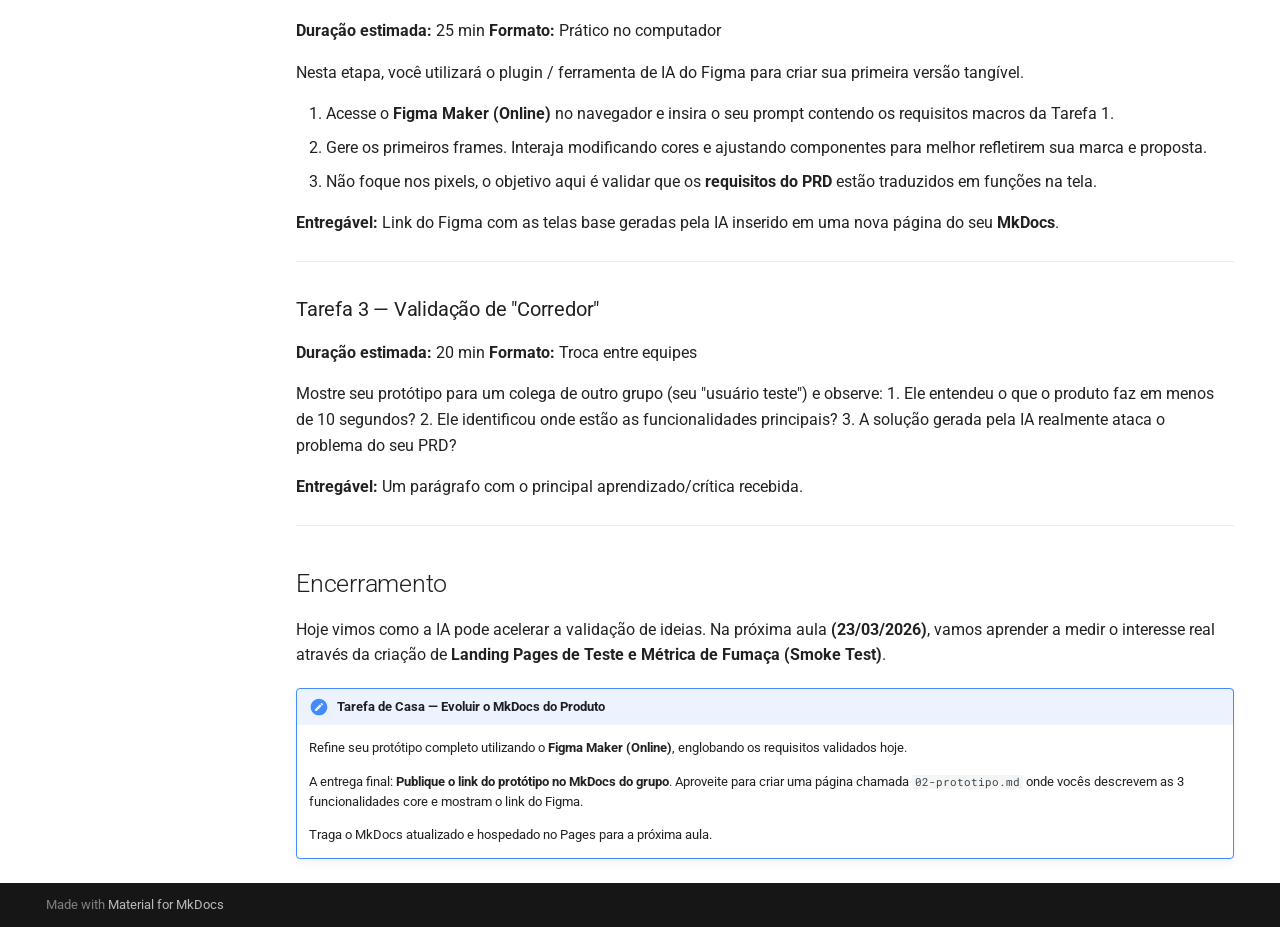
<file: plano-de-aula/aulas/aula-02-2026-03-16/index.html>
<!doctype html>
<html lang="pt" class="no-js">
  <head>
    
      <meta charset="utf-8">
      <meta name="viewport" content="width=device-width,initial-scale=1">
      
        <meta name="description" content="Documentação oficial do curso de extensão focado em Lean Startup e Hipótese.">
      
      
        <meta name="author" content="Paulo Junior">
      
      
      
        <link rel="prev" href="../aula-01-2026-03-09/">
      
      
        <link rel="next" href="../prd-template/">
      
      
      <link rel="icon" href="../../../assets/images/favicon.png">
      <meta name="generator" content="mkdocs-1.6.1, mkdocs-material-9.5.50">
    
    
      
        <title>Aula 02 — 16/03/2026 - Curso de Extensão — Desenvolvimento de Produto</title>
      
    
    
      <link rel="stylesheet" href="../../../assets/stylesheets/main.a40c8224.min.css">
      
        
        <link rel="stylesheet" href="../../../assets/stylesheets/palette.06af60db.min.css">
      
      


    
    
      
    
    
      
        
        
        <link rel="preconnect" href="https://fonts.gstatic.com" crossorigin>
        <link rel="stylesheet" href="https://fonts.googleapis.com/css?family=Roboto:300,300i,400,400i,700,700i%7CRoboto+Mono:400,400i,700,700i&display=fallback">
        <style>:root{--md-text-font:"Roboto";--md-code-font:"Roboto Mono"}</style>
      
    
    
    <script>__md_scope=new URL("../../..",location),__md_hash=e=>[...e].reduce(((e,_)=>(e<<5)-e+_.charCodeAt(0)),0),__md_get=(e,_=localStorage,t=__md_scope)=>JSON.parse(_.getItem(t.pathname+"."+e)),__md_set=(e,_,t=localStorage,a=__md_scope)=>{try{t.setItem(a.pathname+"."+e,JSON.stringify(_))}catch(e){}}</script>
    
      

    
    
    
  </head>
  
  
    
    
      
    
    
    
    
    <body dir="ltr" data-md-color-scheme="default" data-md-color-primary="indigo" data-md-color-accent="indigo">
  
    
    <input class="md-toggle" data-md-toggle="drawer" type="checkbox" id="__drawer" autocomplete="off">
    <input class="md-toggle" data-md-toggle="search" type="checkbox" id="__search" autocomplete="off">
    <label class="md-overlay" for="__drawer"></label>
    <div data-md-component="skip">
      
        
        <a href="#aula-02-prototipacao-rapida-com-ia-e-validacao-de-requisitos" class="md-skip">
          Ir para o conteúdo
        </a>
      
    </div>
    <div data-md-component="announce">
      
    </div>
    
    
      

<header class="md-header" data-md-component="header">
  <nav class="md-header__inner md-grid" aria-label="Cabeçalho">
    <a href="../../.." title="Curso de Extensão — Desenvolvimento de Produto" class="md-header__button md-logo" aria-label="Curso de Extensão — Desenvolvimento de Produto" data-md-component="logo">
      
  
  <svg xmlns="http://www.w3.org/2000/svg" viewBox="0 0 24 24"><path d="M12 8a3 3 0 0 0 3-3 3 3 0 0 0-3-3 3 3 0 0 0-3 3 3 3 0 0 0 3 3m0 3.54C9.64 9.35 6.5 8 3 8v11c3.5 0 6.64 1.35 9 3.54 2.36-2.19 5.5-3.54 9-3.54V8c-3.5 0-6.64 1.35-9 3.54"/></svg>

    </a>
    <label class="md-header__button md-icon" for="__drawer">
      
      <svg xmlns="http://www.w3.org/2000/svg" viewBox="0 0 24 24"><path d="M3 6h18v2H3zm0 5h18v2H3zm0 5h18v2H3z"/></svg>
    </label>
    <div class="md-header__title" data-md-component="header-title">
      <div class="md-header__ellipsis">
        <div class="md-header__topic">
          <span class="md-ellipsis">
            Curso de Extensão — Desenvolvimento de Produto
          </span>
        </div>
        <div class="md-header__topic" data-md-component="header-topic">
          <span class="md-ellipsis">
            
              Aula 02 — 16/03/2026
            
          </span>
        </div>
      </div>
    </div>
    
      
        <form class="md-header__option" data-md-component="palette">
  
    
    
    
    <input class="md-option" data-md-color-media="(prefers-color-scheme: light)" data-md-color-scheme="default" data-md-color-primary="indigo" data-md-color-accent="indigo"  aria-label="Mudar para modo escuro"  type="radio" name="__palette" id="__palette_0">
    
      <label class="md-header__button md-icon" title="Mudar para modo escuro" for="__palette_1" hidden>
        <svg xmlns="http://www.w3.org/2000/svg" viewBox="0 0 24 24"><path d="M12 8a4 4 0 0 0-4 4 4 4 0 0 0 4 4 4 4 0 0 0 4-4 4 4 0 0 0-4-4m0 10a6 6 0 0 1-6-6 6 6 0 0 1 6-6 6 6 0 0 1 6 6 6 6 0 0 1-6 6m8-9.31V4h-4.69L12 .69 8.69 4H4v4.69L.69 12 4 15.31V20h4.69L12 23.31 15.31 20H20v-4.69L23.31 12z"/></svg>
      </label>
    
  
    
    
    
    <input class="md-option" data-md-color-media="(prefers-color-scheme: dark)" data-md-color-scheme="slate" data-md-color-primary="indigo" data-md-color-accent="indigo"  aria-label="Mudar para modo claro"  type="radio" name="__palette" id="__palette_1">
    
      <label class="md-header__button md-icon" title="Mudar para modo claro" for="__palette_0" hidden>
        <svg xmlns="http://www.w3.org/2000/svg" viewBox="0 0 24 24"><path d="M12 18c-.89 0-1.74-.2-2.5-.55C11.56 16.5 13 14.42 13 12s-1.44-4.5-3.5-5.45C10.26 6.2 11.11 6 12 6a6 6 0 0 1 6 6 6 6 0 0 1-6 6m8-9.31V4h-4.69L12 .69 8.69 4H4v4.69L.69 12 4 15.31V20h4.69L12 23.31 15.31 20H20v-4.69L23.31 12z"/></svg>
      </label>
    
  
</form>
      
    
    
      <script>var palette=__md_get("__palette");if(palette&&palette.color){if("(prefers-color-scheme)"===palette.color.media){var media=matchMedia("(prefers-color-scheme: light)"),input=document.querySelector(media.matches?"[data-md-color-media='(prefers-color-scheme: light)']":"[data-md-color-media='(prefers-color-scheme: dark)']");palette.color.media=input.getAttribute("data-md-color-media"),palette.color.scheme=input.getAttribute("data-md-color-scheme"),palette.color.primary=input.getAttribute("data-md-color-primary"),palette.color.accent=input.getAttribute("data-md-color-accent")}for(var[key,value]of Object.entries(palette.color))document.body.setAttribute("data-md-color-"+key,value)}</script>
    
    
    
      <label class="md-header__button md-icon" for="__search">
        
        <svg xmlns="http://www.w3.org/2000/svg" viewBox="0 0 24 24"><path d="M9.5 3A6.5 6.5 0 0 1 16 9.5c0 1.61-.59 3.09-1.56 4.23l.27.27h.79l5 5-1.5 1.5-5-5v-.79l-.27-.27A6.52 6.52 0 0 1 9.5 16 6.5 6.5 0 0 1 3 9.5 6.5 6.5 0 0 1 9.5 3m0 2C7 5 5 7 5 9.5S7 14 9.5 14 14 12 14 9.5 12 5 9.5 5"/></svg>
      </label>
      <div class="md-search" data-md-component="search" role="dialog">
  <label class="md-search__overlay" for="__search"></label>
  <div class="md-search__inner" role="search">
    <form class="md-search__form" name="search">
      <input type="text" class="md-search__input" name="query" aria-label="Buscar" placeholder="Buscar" autocapitalize="off" autocorrect="off" autocomplete="off" spellcheck="false" data-md-component="search-query" required>
      <label class="md-search__icon md-icon" for="__search">
        
        <svg xmlns="http://www.w3.org/2000/svg" viewBox="0 0 24 24"><path d="M9.5 3A6.5 6.5 0 0 1 16 9.5c0 1.61-.59 3.09-1.56 4.23l.27.27h.79l5 5-1.5 1.5-5-5v-.79l-.27-.27A6.52 6.52 0 0 1 9.5 16 6.5 6.5 0 0 1 3 9.5 6.5 6.5 0 0 1 9.5 3m0 2C7 5 5 7 5 9.5S7 14 9.5 14 14 12 14 9.5 12 5 9.5 5"/></svg>
        
        <svg xmlns="http://www.w3.org/2000/svg" viewBox="0 0 24 24"><path d="M20 11v2H8l5.5 5.5-1.42 1.42L4.16 12l7.92-7.92L13.5 5.5 8 11z"/></svg>
      </label>
      <nav class="md-search__options" aria-label="Pesquisar">
        
        <button type="reset" class="md-search__icon md-icon" title="Limpar" aria-label="Limpar" tabindex="-1">
          
          <svg xmlns="http://www.w3.org/2000/svg" viewBox="0 0 24 24"><path d="M19 6.41 17.59 5 12 10.59 6.41 5 5 6.41 10.59 12 5 17.59 6.41 19 12 13.41 17.59 19 19 17.59 13.41 12z"/></svg>
        </button>
      </nav>
      
        <div class="md-search__suggest" data-md-component="search-suggest"></div>
      
    </form>
    <div class="md-search__output">
      <div class="md-search__scrollwrap" tabindex="0" data-md-scrollfix>
        <div class="md-search-result" data-md-component="search-result">
          <div class="md-search-result__meta">
            Inicializando a pesquisa
          </div>
          <ol class="md-search-result__list" role="presentation"></ol>
        </div>
      </div>
    </div>
  </div>
</div>
    
    
  </nav>
  
</header>
    
    <div class="md-container" data-md-component="container">
      
      
        
          
            
<nav class="md-tabs" aria-label="Abas" data-md-component="tabs">
  <div class="md-grid">
    <ul class="md-tabs__list">
      
        
  
  
  
    <li class="md-tabs__item">
      <a href="../../.." class="md-tabs__link">
        
  
    
  
  Início

      </a>
    </li>
  

      
        
  
  
    
  
  
    
    
      <li class="md-tabs__item md-tabs__item--active">
        <a href="../../" class="md-tabs__link">
          
  
  Plano de Aula

        </a>
      </li>
    
  

      
    </ul>
  </div>
</nav>
          
        
      
      <main class="md-main" data-md-component="main">
        <div class="md-main__inner md-grid">
          
            
              
              <div class="md-sidebar md-sidebar--primary" data-md-component="sidebar" data-md-type="navigation" >
                <div class="md-sidebar__scrollwrap">
                  <div class="md-sidebar__inner">
                    


  


  

<nav class="md-nav md-nav--primary md-nav--lifted md-nav--integrated" aria-label="Navegação" data-md-level="0">
  <label class="md-nav__title" for="__drawer">
    <a href="../../.." title="Curso de Extensão — Desenvolvimento de Produto" class="md-nav__button md-logo" aria-label="Curso de Extensão — Desenvolvimento de Produto" data-md-component="logo">
      
  
  <svg xmlns="http://www.w3.org/2000/svg" viewBox="0 0 24 24"><path d="M12 8a3 3 0 0 0 3-3 3 3 0 0 0-3-3 3 3 0 0 0-3 3 3 3 0 0 0 3 3m0 3.54C9.64 9.35 6.5 8 3 8v11c3.5 0 6.64 1.35 9 3.54 2.36-2.19 5.5-3.54 9-3.54V8c-3.5 0-6.64 1.35-9 3.54"/></svg>

    </a>
    Curso de Extensão — Desenvolvimento de Produto
  </label>
  
  <ul class="md-nav__list" data-md-scrollfix>
    
      
      
  
  
  
  
    <li class="md-nav__item">
      <a href="../../.." class="md-nav__link">
        
  
  <span class="md-ellipsis">
    Início
  </span>
  

      </a>
    </li>
  

    
      
      
  
  
    
  
  
  
    
    
    
      
        
        
      
      
        
      
    
    
    <li class="md-nav__item md-nav__item--active md-nav__item--section md-nav__item--nested">
      
        
        
        <input class="md-nav__toggle md-toggle " type="checkbox" id="__nav_2" checked>
        
          
          <label class="md-nav__link" for="__nav_2" id="__nav_2_label" tabindex="">
            
  
  <span class="md-ellipsis">
    Plano de Aula
  </span>
  

            <span class="md-nav__icon md-icon"></span>
          </label>
        
        <nav class="md-nav" data-md-level="1" aria-labelledby="__nav_2_label" aria-expanded="true">
          <label class="md-nav__title" for="__nav_2">
            <span class="md-nav__icon md-icon"></span>
            Plano de Aula
          </label>
          <ul class="md-nav__list" data-md-scrollfix>
            
              
                
  
  
  
  
    <li class="md-nav__item">
      <a href="../../" class="md-nav__link">
        
  
  <span class="md-ellipsis">
    Visão Geral
  </span>
  

      </a>
    </li>
  

              
            
              
                
  
  
  
  
    <li class="md-nav__item">
      <a href="../../cronograma/" class="md-nav__link">
        
  
  <span class="md-ellipsis">
    Cronograma
  </span>
  

      </a>
    </li>
  

              
            
              
                
  
  
    
  
  
  
    
    
    
      
      
        
          
          
        
      
    
    
    <li class="md-nav__item md-nav__item--active md-nav__item--section md-nav__item--nested">
      
        
        
        <input class="md-nav__toggle md-toggle " type="checkbox" id="__nav_2_3" checked>
        
          
          <label class="md-nav__link" for="__nav_2_3" id="__nav_2_3_label" tabindex="">
            
  
  <span class="md-ellipsis">
    Aulas Práticas
  </span>
  

            <span class="md-nav__icon md-icon"></span>
          </label>
        
        <nav class="md-nav" data-md-level="2" aria-labelledby="__nav_2_3_label" aria-expanded="true">
          <label class="md-nav__title" for="__nav_2_3">
            <span class="md-nav__icon md-icon"></span>
            Aulas Práticas
          </label>
          <ul class="md-nav__list" data-md-scrollfix>
            
              
                
  
  
  
  
    <li class="md-nav__item">
      <a href="../aula-01-2026-03-09/" class="md-nav__link">
        
  
  <span class="md-ellipsis">
    Aula 01 — 09/03/2026
  </span>
  

      </a>
    </li>
  

              
            
              
                
  
  
    
  
  
  
    <li class="md-nav__item md-nav__item--active">
      
      <input class="md-nav__toggle md-toggle" type="checkbox" id="__toc">
      
      
        
      
      
        <label class="md-nav__link md-nav__link--active" for="__toc">
          
  
  <span class="md-ellipsis">
    Aula 02 — 16/03/2026
  </span>
  

          <span class="md-nav__icon md-icon"></span>
        </label>
      
      <a href="./" class="md-nav__link md-nav__link--active">
        
  
  <span class="md-ellipsis">
    Aula 02 — 16/03/2026
  </span>
  

      </a>
      
        

<nav class="md-nav md-nav--secondary" aria-label="Índice">
  
  
  
    
  
  
    <label class="md-nav__title" for="__toc">
      <span class="md-nav__icon md-icon"></span>
      Índice
    </label>
    <ul class="md-nav__list" data-md-component="toc" data-md-scrollfix>
      
        <li class="md-nav__item">
  <a href="#introducao" class="md-nav__link">
    <span class="md-ellipsis">
      Introdução
    </span>
  </a>
  
</li>
      
        <li class="md-nav__item">
  <a href="#discovery-do-projeto" class="md-nav__link">
    <span class="md-ellipsis">
      Discovery do Projeto
    </span>
  </a>
  
    <nav class="md-nav" aria-label="Discovery do Projeto">
      <ul class="md-nav__list">
        
          <li class="md-nav__item">
  <a href="#ferramentas-de-prototipacao-com-ia" class="md-nav__link">
    <span class="md-ellipsis">
      Ferramentas de Prototipação com IA
    </span>
  </a>
  
</li>
        
          <li class="md-nav__item">
  <a href="#referencias-para-estudo" class="md-nav__link">
    <span class="md-ellipsis">
      Referências para Estudo
    </span>
  </a>
  
</li>
        
      </ul>
    </nav>
  
</li>
      
        <li class="md-nav__item">
  <a href="#tarefas" class="md-nav__link">
    <span class="md-ellipsis">
      Tarefas
    </span>
  </a>
  
    <nav class="md-nav" aria-label="Tarefas">
      <ul class="md-nav__list">
        
          <li class="md-nav__item">
  <a href="#tarefa-1-do-prd-aos-requisitos-macros-estruturando-o-prompt" class="md-nav__link">
    <span class="md-ellipsis">
      Tarefa 1 — Do PRD aos Requisitos Macros (Estruturando o Prompt)
    </span>
  </a>
  
</li>
        
          <li class="md-nav__item">
  <a href="#tarefa-2-geracao-do-prototipo-com-figma-maker" class="md-nav__link">
    <span class="md-ellipsis">
      Tarefa 2 — Geração do Protótipo com Figma Maker
    </span>
  </a>
  
</li>
        
          <li class="md-nav__item">
  <a href="#tarefa-3-validacao-de-corredor" class="md-nav__link">
    <span class="md-ellipsis">
      Tarefa 3 — Validação de "Corredor"
    </span>
  </a>
  
</li>
        
      </ul>
    </nav>
  
</li>
      
        <li class="md-nav__item">
  <a href="#encerramento" class="md-nav__link">
    <span class="md-ellipsis">
      Encerramento
    </span>
  </a>
  
</li>
      
    </ul>
  
</nav>
      
    </li>
  

              
            
              
                
  
  
  
  
    <li class="md-nav__item">
      <a href="../prd-template/" class="md-nav__link">
        
  
  <span class="md-ellipsis">
    Template PRD
  </span>
  

      </a>
    </li>
  

              
            
              
                
  
  
  
  
    <li class="md-nav__item">
      <a href="../template/" class="md-nav__link">
        
  
  <span class="md-ellipsis">
    Template Geral de Aula
  </span>
  

      </a>
    </li>
  

              
            
          </ul>
        </nav>
      
    </li>
  

              
            
          </ul>
        </nav>
      
    </li>
  

    
  </ul>
</nav>
                  </div>
                </div>
              </div>
            
            
          
          
            <div class="md-content" data-md-component="content">
              <article class="md-content__inner md-typeset">
                
                  


<h1 id="aula-02-prototipacao-rapida-com-ia-e-validacao-de-requisitos">Aula 02 — Prototipação Rápida com IA e Validação de Requisitos<a class="headerlink" href="#aula-02-prototipacao-rapida-com-ia-e-validacao-de-requisitos" title="Permanent link">&para;</a></h1>
<p><strong>Data:</strong> 16/03/2026 | <strong>Horário:</strong> 11h00 | <strong>Local:</strong> Sala 207</p>
<hr />
<h2 id="introducao">Introdução<a class="headerlink" href="#introducao" title="Permanent link">&para;</a></h2>
<p>Nesta aula, avançamos da identificação do problema para a materialização da solução. O objetivo é utilizar ferramentas de <strong>Inteligência Artificial Generativa</strong> para criar protótipos funcionais em tempo recorde, permitindo a validação imediata dos requisitos levantados no PRD da aula anterior.</p>
<hr />
<h2 id="discovery-do-projeto">Discovery do Projeto<a class="headerlink" href="#discovery-do-projeto" title="Permanent link">&para;</a></h2>
<p>A prototipação com IA mudou drasticamente a velocidade do ciclo <em>Build-Measure-Learn</em>. Em vez de dias desenhando telas, podemos gerar interfaces funcionais em minutos para testar a <strong>proposta de valor</strong>.</p>
<h3 id="ferramentas-de-prototipacao-com-ia">Ferramentas de Prototipação com IA<a class="headerlink" href="#ferramentas-de-prototipacao-com-ia" title="Permanent link">&para;</a></h3>
<ul>
<li><strong>Figma Maker (Online / Free)</strong>: A ferramenta principal desta aula permite a geração rápida de wireframes e telas baseadas em prompts diretamente no navegador. Isso agiliza a tradução de requisitos para a primeira interface sem a necessidade de baixar softwares complexos.</li>
<li><strong>Alternativas para código gerado</strong>: Se o foco técnico for código, o <strong>v0.dev</strong> e o <strong>Bolt.new</strong> podem mapear requisitos para interfaces Tailwind ou focar no Full-Stack. Nesta aula, o foco é o Figma Maker Online para validação de produto via telas rápidas.</li>
</ul>
<h3 id="referencias-para-estudo">Referências para Estudo<a class="headerlink" href="#referencias-para-estudo" title="Permanent link">&para;</a></h3>
<ul>
<li><strong>Rapid Prototyping com IA</strong>
  <a href="https://v0.dev/docs">Como usar IA para acelerar o design de produto</a></li>
<li><strong>Validação de Requisitos (MVP)</strong>
  <a href="https://theleanstartup.com/principles">Guia de MVP — Lean Startup</a></li>
<li><strong>Prompt Engineering para Product Managers</strong>
  <a href="https://productschool.com/blog/product-management-2/ai-product-management/">Melhores práticas de prompts para requisitos</a></li>
</ul>
<div class="admonition note">
<p class="admonition-title">Preparação Importante</p>
<p>Certifique-se de ter o seu <strong>PRD (Aula 01)</strong> em mãos. O aluno deve <strong>trazer os requisitos macros do produto</strong> devidamente listados. Eles serão o "input" principal para a geração das telas no Figma Maker hoje.</p>
</div>
<hr />
<h2 id="tarefas">Tarefas<a class="headerlink" href="#tarefas" title="Permanent link">&para;</a></h2>
<h3 id="tarefa-1-do-prd-aos-requisitos-macros-estruturando-o-prompt">Tarefa 1 — Do PRD aos Requisitos Macros (Estruturando o Prompt)<a class="headerlink" href="#tarefa-1-do-prd-aos-requisitos-macros-estruturando-o-prompt" title="Permanent link">&para;</a></h3>
<p><strong>Duração estimada:</strong> 20 min
<strong>Formato:</strong> Individual ou Dupla</p>
<p>Sua missão é traduzir o problema e o PRD para um direcional que a IA consiga entender. Liste as <strong>3 funcionalidades core</strong> (principais) e <strong>traduza cada uma em seus requisitos macros</strong>.</p>
<p>Escreva um <strong>Prompt Estruturado</strong> para usar no Figma Maker:
- <strong>Contexto:</strong> Quem é o usuário e qual a proposta de valor do produto.
- <strong>Tarefa (Telas-alvo):</strong> Que telas específicas a IA deve construir (ex: uma tela inicial, um dashboard ou um fluxo de onboarding).
- <strong>Requisitos Macros do Produto:</strong> A listagem clara das seções ou conteúdos que as telas <strong>precisam</strong> exibir para atender ao PRD.</p>
<p><strong>Entregável:</strong> Uma listagem com os requisitos macros do produto e o texto do prompt estruturado.</p>
<hr />
<h3 id="tarefa-2-geracao-do-prototipo-com-figma-maker">Tarefa 2 — Geração do Protótipo com Figma Maker<a class="headerlink" href="#tarefa-2-geracao-do-prototipo-com-figma-maker" title="Permanent link">&para;</a></h3>
<p><strong>Duração estimada:</strong> 25 min
<strong>Formato:</strong> Prático no computador</p>
<p>Nesta etapa, você utilizará o plugin / ferramenta de IA do Figma para criar sua primeira versão tangível.</p>
<ol>
<li>Acesse o <strong>Figma Maker (Online)</strong> no navegador e insira o seu prompt contendo os requisitos macros da Tarefa 1.</li>
<li>Gere os primeiros frames. Interaja modificando cores e ajustando componentes para melhor refletirem sua marca e proposta.</li>
<li>Não foque nos pixels, o objetivo aqui é validar que os <strong>requisitos do PRD</strong> estão traduzidos em funções na tela.</li>
</ol>
<p><strong>Entregável:</strong> Link do Figma com as telas base geradas pela IA inserido em uma nova página do seu <strong>MkDocs</strong>.</p>
<hr />
<h3 id="tarefa-3-validacao-de-corredor">Tarefa 3 — Validação de "Corredor"<a class="headerlink" href="#tarefa-3-validacao-de-corredor" title="Permanent link">&para;</a></h3>
<p><strong>Duração estimada:</strong> 20 min
<strong>Formato:</strong> Troca entre equipes</p>
<p>Mostre seu protótipo para um colega de outro grupo (seu "usuário teste") e observe:
1. Ele entendeu o que o produto faz em menos de 10 segundos?
2. Ele identificou onde estão as funcionalidades principais?
3. A solução gerada pela IA realmente ataca o problema do seu PRD?</p>
<p><strong>Entregável:</strong> Um parágrafo com o principal aprendizado/crítica recebida.</p>
<hr />
<h2 id="encerramento">Encerramento<a class="headerlink" href="#encerramento" title="Permanent link">&para;</a></h2>
<p>Hoje vimos como a IA pode acelerar a validação de ideias. Na próxima aula <strong>(23/03/2026)</strong>, vamos aprender a medir o interesse real através da criação de <strong>Landing Pages de Teste e Métrica de Fumaça (Smoke Test)</strong>.</p>
<div class="admonition note">
<p class="admonition-title">Tarefa de Casa — Evoluir o MkDocs do Produto</p>
<p>Refine seu protótipo completo utilizando o <strong>Figma Maker (Online)</strong>, englobando os requisitos validados hoje.</p>
<p>A entrega final: <strong>Publique o link do protótipo no MkDocs do grupo</strong>. Aproveite para criar uma página chamada <code>02-prototipo.md</code> onde vocês descrevem as 3 funcionalidades core e mostram o link do Figma.</p>
<p>Traga o MkDocs atualizado e hospedado no Pages para a próxima aula.</p>
</div>












                
              </article>
            </div>
          
          
<script>var target=document.getElementById(location.hash.slice(1));target&&target.name&&(target.checked=target.name.startsWith("__tabbed_"))</script>
        </div>
        
          <button type="button" class="md-top md-icon" data-md-component="top" hidden>
  
  <svg xmlns="http://www.w3.org/2000/svg" viewBox="0 0 24 24"><path d="M13 20h-2V8l-5.5 5.5-1.42-1.42L12 4.16l7.92 7.92-1.42 1.42L13 8z"/></svg>
  Voltar ao topo
</button>
        
      </main>
      
        <footer class="md-footer">
  
  <div class="md-footer-meta md-typeset">
    <div class="md-footer-meta__inner md-grid">
      <div class="md-copyright">
  
  
    Made with
    <a href="https://squidfunk.github.io/mkdocs-material/" target="_blank" rel="noopener">
      Material for MkDocs
    </a>
  
</div>
      
    </div>
  </div>
</footer>
      
    </div>
    <div class="md-dialog" data-md-component="dialog">
      <div class="md-dialog__inner md-typeset"></div>
    </div>
    
    
    <script id="__config" type="application/json">{"base": "../../..", "features": ["navigation.tabs", "navigation.sections", "navigation.top", "search.suggest", "toc.integrate"], "search": "../../../assets/javascripts/workers/search.f8cc74c7.min.js", "translations": {"clipboard.copied": "Copiado para \u00e1rea de transfer\u00eancia", "clipboard.copy": "Copiar para \u00e1rea de transfer\u00eancia", "search.result.more.one": "Mais 1 nesta p\u00e1gina", "search.result.more.other": "Mais # nesta p\u00e1gina", "search.result.none": "Nenhum resultado encontrado", "search.result.one": "1 resultado encontrado", "search.result.other": "# resultados encontrados", "search.result.placeholder": "Digite para iniciar a busca", "search.result.term.missing": "Ausente", "select.version": "Selecione a vers\u00e3o"}}</script>
    
    
      <script src="../../../assets/javascripts/bundle.60a45f97.min.js"></script>
      
    
  </body>
</html>
</file>
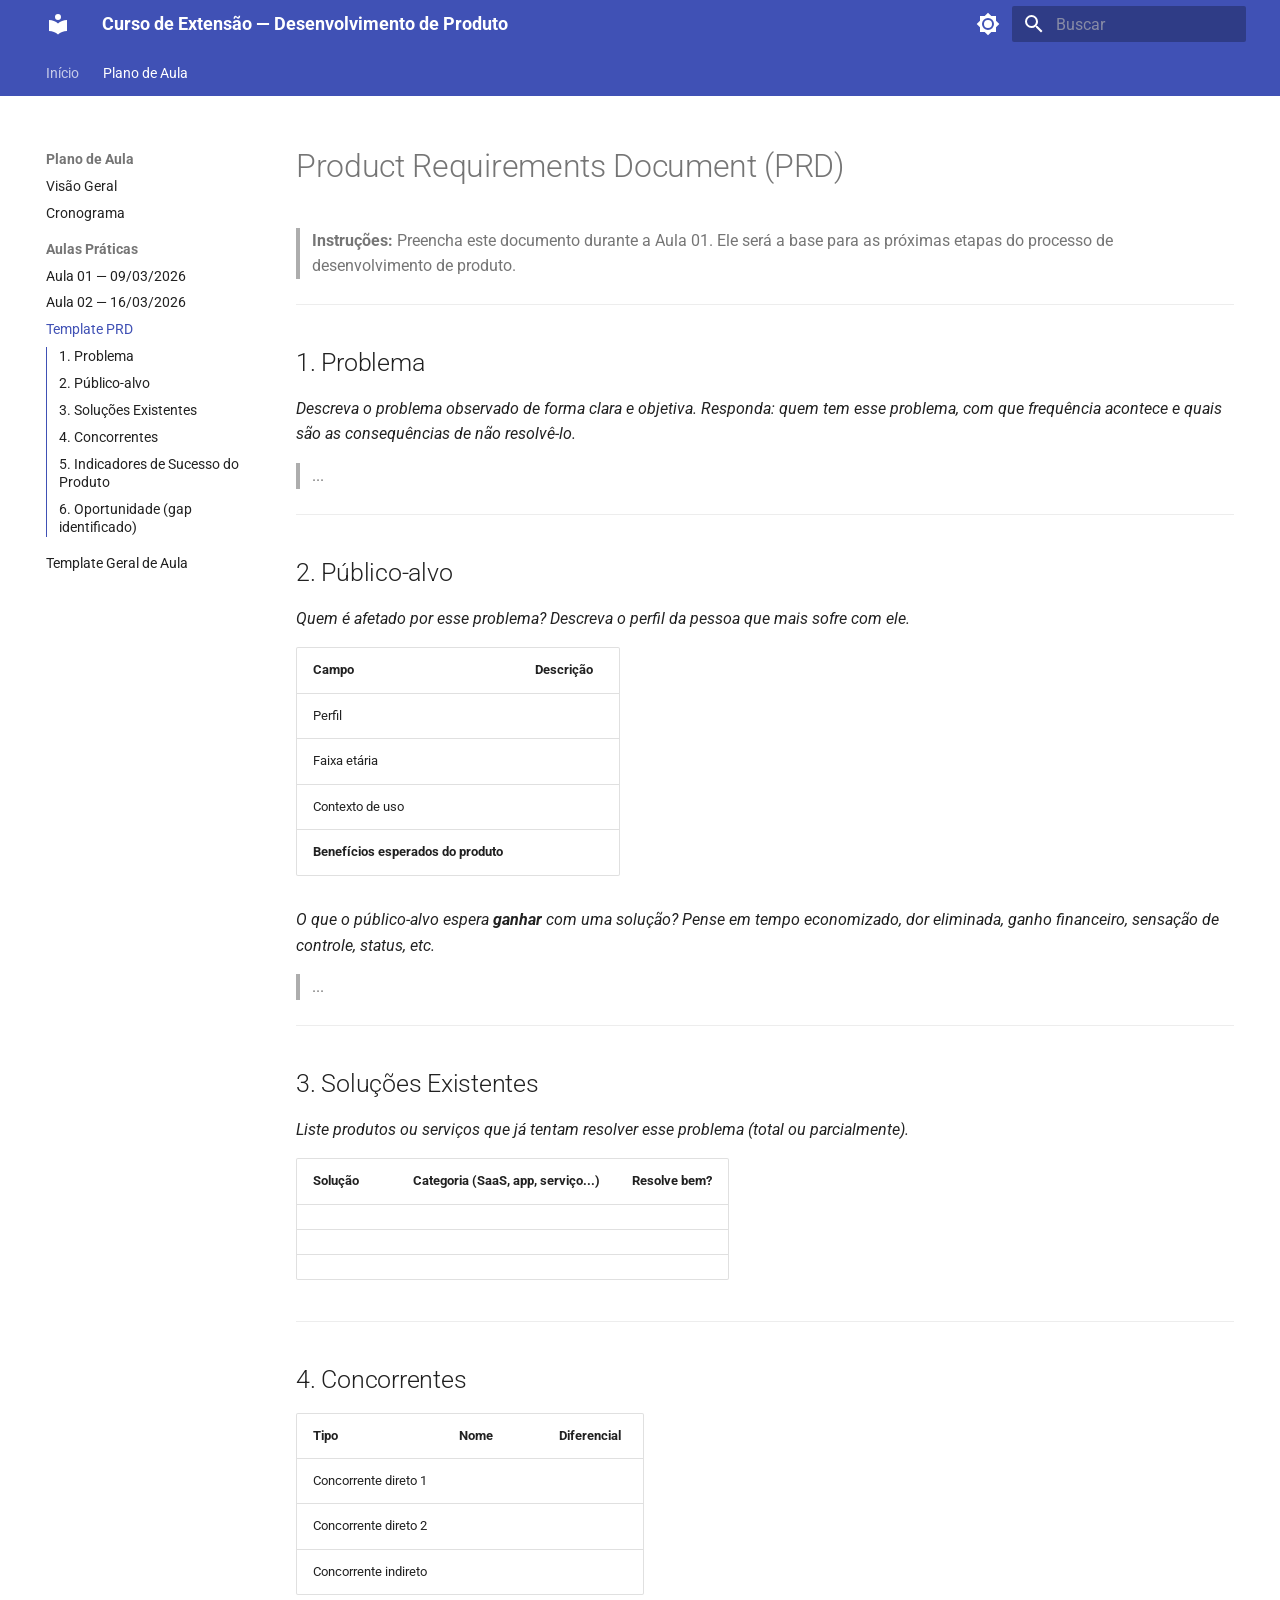
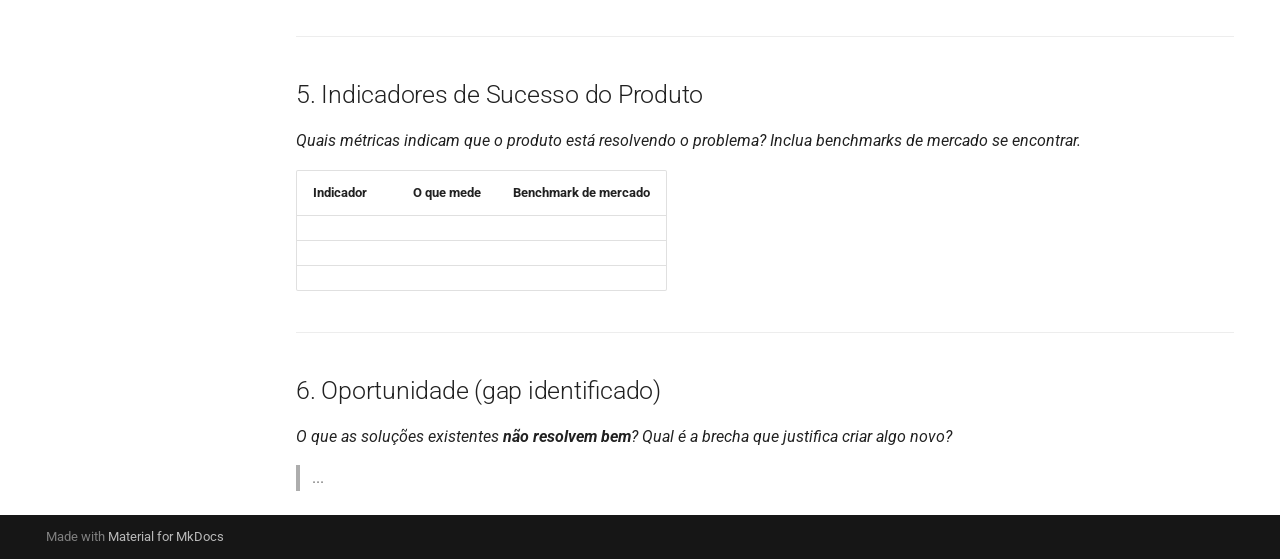
<file: plano-de-aula/aulas/prd-template/index.html>
<!doctype html>
<html lang="pt" class="no-js">
  <head>
    
      <meta charset="utf-8">
      <meta name="viewport" content="width=device-width,initial-scale=1">
      
        <meta name="description" content="Documentação oficial do curso de extensão focado em Lean Startup e Hipótese.">
      
      
        <meta name="author" content="Paulo Junior">
      
      
      
        <link rel="prev" href="../aula-02-2026-03-16/">
      
      
        <link rel="next" href="../template/">
      
      
      <link rel="icon" href="../../../assets/images/favicon.png">
      <meta name="generator" content="mkdocs-1.6.1, mkdocs-material-9.5.50">
    
    
      
        <title>Template PRD - Curso de Extensão — Desenvolvimento de Produto</title>
      
    
    
      <link rel="stylesheet" href="../../../assets/stylesheets/main.a40c8224.min.css">
      
        
        <link rel="stylesheet" href="../../../assets/stylesheets/palette.06af60db.min.css">
      
      


    
    
      
    
    
      
        
        
        <link rel="preconnect" href="https://fonts.gstatic.com" crossorigin>
        <link rel="stylesheet" href="https://fonts.googleapis.com/css?family=Roboto:300,300i,400,400i,700,700i%7CRoboto+Mono:400,400i,700,700i&display=fallback">
        <style>:root{--md-text-font:"Roboto";--md-code-font:"Roboto Mono"}</style>
      
    
    
    <script>__md_scope=new URL("../../..",location),__md_hash=e=>[...e].reduce(((e,_)=>(e<<5)-e+_.charCodeAt(0)),0),__md_get=(e,_=localStorage,t=__md_scope)=>JSON.parse(_.getItem(t.pathname+"."+e)),__md_set=(e,_,t=localStorage,a=__md_scope)=>{try{t.setItem(a.pathname+"."+e,JSON.stringify(_))}catch(e){}}</script>
    
      

    
    
    
  </head>
  
  
    
    
      
    
    
    
    
    <body dir="ltr" data-md-color-scheme="default" data-md-color-primary="indigo" data-md-color-accent="indigo">
  
    
    <input class="md-toggle" data-md-toggle="drawer" type="checkbox" id="__drawer" autocomplete="off">
    <input class="md-toggle" data-md-toggle="search" type="checkbox" id="__search" autocomplete="off">
    <label class="md-overlay" for="__drawer"></label>
    <div data-md-component="skip">
      
        
        <a href="#product-requirements-document-prd" class="md-skip">
          Ir para o conteúdo
        </a>
      
    </div>
    <div data-md-component="announce">
      
    </div>
    
    
      

<header class="md-header" data-md-component="header">
  <nav class="md-header__inner md-grid" aria-label="Cabeçalho">
    <a href="../../.." title="Curso de Extensão — Desenvolvimento de Produto" class="md-header__button md-logo" aria-label="Curso de Extensão — Desenvolvimento de Produto" data-md-component="logo">
      
  
  <svg xmlns="http://www.w3.org/2000/svg" viewBox="0 0 24 24"><path d="M12 8a3 3 0 0 0 3-3 3 3 0 0 0-3-3 3 3 0 0 0-3 3 3 3 0 0 0 3 3m0 3.54C9.64 9.35 6.5 8 3 8v11c3.5 0 6.64 1.35 9 3.54 2.36-2.19 5.5-3.54 9-3.54V8c-3.5 0-6.64 1.35-9 3.54"/></svg>

    </a>
    <label class="md-header__button md-icon" for="__drawer">
      
      <svg xmlns="http://www.w3.org/2000/svg" viewBox="0 0 24 24"><path d="M3 6h18v2H3zm0 5h18v2H3zm0 5h18v2H3z"/></svg>
    </label>
    <div class="md-header__title" data-md-component="header-title">
      <div class="md-header__ellipsis">
        <div class="md-header__topic">
          <span class="md-ellipsis">
            Curso de Extensão — Desenvolvimento de Produto
          </span>
        </div>
        <div class="md-header__topic" data-md-component="header-topic">
          <span class="md-ellipsis">
            
              Template PRD
            
          </span>
        </div>
      </div>
    </div>
    
      
        <form class="md-header__option" data-md-component="palette">
  
    
    
    
    <input class="md-option" data-md-color-media="(prefers-color-scheme: light)" data-md-color-scheme="default" data-md-color-primary="indigo" data-md-color-accent="indigo"  aria-label="Mudar para modo escuro"  type="radio" name="__palette" id="__palette_0">
    
      <label class="md-header__button md-icon" title="Mudar para modo escuro" for="__palette_1" hidden>
        <svg xmlns="http://www.w3.org/2000/svg" viewBox="0 0 24 24"><path d="M12 8a4 4 0 0 0-4 4 4 4 0 0 0 4 4 4 4 0 0 0 4-4 4 4 0 0 0-4-4m0 10a6 6 0 0 1-6-6 6 6 0 0 1 6-6 6 6 0 0 1 6 6 6 6 0 0 1-6 6m8-9.31V4h-4.69L12 .69 8.69 4H4v4.69L.69 12 4 15.31V20h4.69L12 23.31 15.31 20H20v-4.69L23.31 12z"/></svg>
      </label>
    
  
    
    
    
    <input class="md-option" data-md-color-media="(prefers-color-scheme: dark)" data-md-color-scheme="slate" data-md-color-primary="indigo" data-md-color-accent="indigo"  aria-label="Mudar para modo claro"  type="radio" name="__palette" id="__palette_1">
    
      <label class="md-header__button md-icon" title="Mudar para modo claro" for="__palette_0" hidden>
        <svg xmlns="http://www.w3.org/2000/svg" viewBox="0 0 24 24"><path d="M12 18c-.89 0-1.74-.2-2.5-.55C11.56 16.5 13 14.42 13 12s-1.44-4.5-3.5-5.45C10.26 6.2 11.11 6 12 6a6 6 0 0 1 6 6 6 6 0 0 1-6 6m8-9.31V4h-4.69L12 .69 8.69 4H4v4.69L.69 12 4 15.31V20h4.69L12 23.31 15.31 20H20v-4.69L23.31 12z"/></svg>
      </label>
    
  
</form>
      
    
    
      <script>var palette=__md_get("__palette");if(palette&&palette.color){if("(prefers-color-scheme)"===palette.color.media){var media=matchMedia("(prefers-color-scheme: light)"),input=document.querySelector(media.matches?"[data-md-color-media='(prefers-color-scheme: light)']":"[data-md-color-media='(prefers-color-scheme: dark)']");palette.color.media=input.getAttribute("data-md-color-media"),palette.color.scheme=input.getAttribute("data-md-color-scheme"),palette.color.primary=input.getAttribute("data-md-color-primary"),palette.color.accent=input.getAttribute("data-md-color-accent")}for(var[key,value]of Object.entries(palette.color))document.body.setAttribute("data-md-color-"+key,value)}</script>
    
    
    
      <label class="md-header__button md-icon" for="__search">
        
        <svg xmlns="http://www.w3.org/2000/svg" viewBox="0 0 24 24"><path d="M9.5 3A6.5 6.5 0 0 1 16 9.5c0 1.61-.59 3.09-1.56 4.23l.27.27h.79l5 5-1.5 1.5-5-5v-.79l-.27-.27A6.52 6.52 0 0 1 9.5 16 6.5 6.5 0 0 1 3 9.5 6.5 6.5 0 0 1 9.5 3m0 2C7 5 5 7 5 9.5S7 14 9.5 14 14 12 14 9.5 12 5 9.5 5"/></svg>
      </label>
      <div class="md-search" data-md-component="search" role="dialog">
  <label class="md-search__overlay" for="__search"></label>
  <div class="md-search__inner" role="search">
    <form class="md-search__form" name="search">
      <input type="text" class="md-search__input" name="query" aria-label="Buscar" placeholder="Buscar" autocapitalize="off" autocorrect="off" autocomplete="off" spellcheck="false" data-md-component="search-query" required>
      <label class="md-search__icon md-icon" for="__search">
        
        <svg xmlns="http://www.w3.org/2000/svg" viewBox="0 0 24 24"><path d="M9.5 3A6.5 6.5 0 0 1 16 9.5c0 1.61-.59 3.09-1.56 4.23l.27.27h.79l5 5-1.5 1.5-5-5v-.79l-.27-.27A6.52 6.52 0 0 1 9.5 16 6.5 6.5 0 0 1 3 9.5 6.5 6.5 0 0 1 9.5 3m0 2C7 5 5 7 5 9.5S7 14 9.5 14 14 12 14 9.5 12 5 9.5 5"/></svg>
        
        <svg xmlns="http://www.w3.org/2000/svg" viewBox="0 0 24 24"><path d="M20 11v2H8l5.5 5.5-1.42 1.42L4.16 12l7.92-7.92L13.5 5.5 8 11z"/></svg>
      </label>
      <nav class="md-search__options" aria-label="Pesquisar">
        
        <button type="reset" class="md-search__icon md-icon" title="Limpar" aria-label="Limpar" tabindex="-1">
          
          <svg xmlns="http://www.w3.org/2000/svg" viewBox="0 0 24 24"><path d="M19 6.41 17.59 5 12 10.59 6.41 5 5 6.41 10.59 12 5 17.59 6.41 19 12 13.41 17.59 19 19 17.59 13.41 12z"/></svg>
        </button>
      </nav>
      
        <div class="md-search__suggest" data-md-component="search-suggest"></div>
      
    </form>
    <div class="md-search__output">
      <div class="md-search__scrollwrap" tabindex="0" data-md-scrollfix>
        <div class="md-search-result" data-md-component="search-result">
          <div class="md-search-result__meta">
            Inicializando a pesquisa
          </div>
          <ol class="md-search-result__list" role="presentation"></ol>
        </div>
      </div>
    </div>
  </div>
</div>
    
    
  </nav>
  
</header>
    
    <div class="md-container" data-md-component="container">
      
      
        
          
            
<nav class="md-tabs" aria-label="Abas" data-md-component="tabs">
  <div class="md-grid">
    <ul class="md-tabs__list">
      
        
  
  
  
    <li class="md-tabs__item">
      <a href="../../.." class="md-tabs__link">
        
  
    
  
  Início

      </a>
    </li>
  

      
        
  
  
    
  
  
    
    
      <li class="md-tabs__item md-tabs__item--active">
        <a href="../../" class="md-tabs__link">
          
  
  Plano de Aula

        </a>
      </li>
    
  

      
    </ul>
  </div>
</nav>
          
        
      
      <main class="md-main" data-md-component="main">
        <div class="md-main__inner md-grid">
          
            
              
              <div class="md-sidebar md-sidebar--primary" data-md-component="sidebar" data-md-type="navigation" >
                <div class="md-sidebar__scrollwrap">
                  <div class="md-sidebar__inner">
                    


  


  

<nav class="md-nav md-nav--primary md-nav--lifted md-nav--integrated" aria-label="Navegação" data-md-level="0">
  <label class="md-nav__title" for="__drawer">
    <a href="../../.." title="Curso de Extensão — Desenvolvimento de Produto" class="md-nav__button md-logo" aria-label="Curso de Extensão — Desenvolvimento de Produto" data-md-component="logo">
      
  
  <svg xmlns="http://www.w3.org/2000/svg" viewBox="0 0 24 24"><path d="M12 8a3 3 0 0 0 3-3 3 3 0 0 0-3-3 3 3 0 0 0-3 3 3 3 0 0 0 3 3m0 3.54C9.64 9.35 6.5 8 3 8v11c3.5 0 6.64 1.35 9 3.54 2.36-2.19 5.5-3.54 9-3.54V8c-3.5 0-6.64 1.35-9 3.54"/></svg>

    </a>
    Curso de Extensão — Desenvolvimento de Produto
  </label>
  
  <ul class="md-nav__list" data-md-scrollfix>
    
      
      
  
  
  
  
    <li class="md-nav__item">
      <a href="../../.." class="md-nav__link">
        
  
  <span class="md-ellipsis">
    Início
  </span>
  

      </a>
    </li>
  

    
      
      
  
  
    
  
  
  
    
    
    
      
        
        
      
      
        
      
    
    
    <li class="md-nav__item md-nav__item--active md-nav__item--section md-nav__item--nested">
      
        
        
        <input class="md-nav__toggle md-toggle " type="checkbox" id="__nav_2" checked>
        
          
          <label class="md-nav__link" for="__nav_2" id="__nav_2_label" tabindex="">
            
  
  <span class="md-ellipsis">
    Plano de Aula
  </span>
  

            <span class="md-nav__icon md-icon"></span>
          </label>
        
        <nav class="md-nav" data-md-level="1" aria-labelledby="__nav_2_label" aria-expanded="true">
          <label class="md-nav__title" for="__nav_2">
            <span class="md-nav__icon md-icon"></span>
            Plano de Aula
          </label>
          <ul class="md-nav__list" data-md-scrollfix>
            
              
                
  
  
  
  
    <li class="md-nav__item">
      <a href="../../" class="md-nav__link">
        
  
  <span class="md-ellipsis">
    Visão Geral
  </span>
  

      </a>
    </li>
  

              
            
              
                
  
  
  
  
    <li class="md-nav__item">
      <a href="../../cronograma/" class="md-nav__link">
        
  
  <span class="md-ellipsis">
    Cronograma
  </span>
  

      </a>
    </li>
  

              
            
              
                
  
  
    
  
  
  
    
    
    
      
      
        
          
          
        
      
    
    
    <li class="md-nav__item md-nav__item--active md-nav__item--section md-nav__item--nested">
      
        
        
        <input class="md-nav__toggle md-toggle " type="checkbox" id="__nav_2_3" checked>
        
          
          <label class="md-nav__link" for="__nav_2_3" id="__nav_2_3_label" tabindex="">
            
  
  <span class="md-ellipsis">
    Aulas Práticas
  </span>
  

            <span class="md-nav__icon md-icon"></span>
          </label>
        
        <nav class="md-nav" data-md-level="2" aria-labelledby="__nav_2_3_label" aria-expanded="true">
          <label class="md-nav__title" for="__nav_2_3">
            <span class="md-nav__icon md-icon"></span>
            Aulas Práticas
          </label>
          <ul class="md-nav__list" data-md-scrollfix>
            
              
                
  
  
  
  
    <li class="md-nav__item">
      <a href="../aula-01-2026-03-09/" class="md-nav__link">
        
  
  <span class="md-ellipsis">
    Aula 01 — 09/03/2026
  </span>
  

      </a>
    </li>
  

              
            
              
                
  
  
  
  
    <li class="md-nav__item">
      <a href="../aula-02-2026-03-16/" class="md-nav__link">
        
  
  <span class="md-ellipsis">
    Aula 02 — 16/03/2026
  </span>
  

      </a>
    </li>
  

              
            
              
                
  
  
    
  
  
  
    <li class="md-nav__item md-nav__item--active">
      
      <input class="md-nav__toggle md-toggle" type="checkbox" id="__toc">
      
      
        
      
      
        <label class="md-nav__link md-nav__link--active" for="__toc">
          
  
  <span class="md-ellipsis">
    Template PRD
  </span>
  

          <span class="md-nav__icon md-icon"></span>
        </label>
      
      <a href="./" class="md-nav__link md-nav__link--active">
        
  
  <span class="md-ellipsis">
    Template PRD
  </span>
  

      </a>
      
        

<nav class="md-nav md-nav--secondary" aria-label="Índice">
  
  
  
    
  
  
    <label class="md-nav__title" for="__toc">
      <span class="md-nav__icon md-icon"></span>
      Índice
    </label>
    <ul class="md-nav__list" data-md-component="toc" data-md-scrollfix>
      
        <li class="md-nav__item">
  <a href="#1-problema" class="md-nav__link">
    <span class="md-ellipsis">
      1. Problema
    </span>
  </a>
  
</li>
      
        <li class="md-nav__item">
  <a href="#2-publico-alvo" class="md-nav__link">
    <span class="md-ellipsis">
      2. Público-alvo
    </span>
  </a>
  
</li>
      
        <li class="md-nav__item">
  <a href="#3-solucoes-existentes" class="md-nav__link">
    <span class="md-ellipsis">
      3. Soluções Existentes
    </span>
  </a>
  
</li>
      
        <li class="md-nav__item">
  <a href="#4-concorrentes" class="md-nav__link">
    <span class="md-ellipsis">
      4. Concorrentes
    </span>
  </a>
  
</li>
      
        <li class="md-nav__item">
  <a href="#5-indicadores-de-sucesso-do-produto" class="md-nav__link">
    <span class="md-ellipsis">
      5. Indicadores de Sucesso do Produto
    </span>
  </a>
  
</li>
      
        <li class="md-nav__item">
  <a href="#6-oportunidade-gap-identificado" class="md-nav__link">
    <span class="md-ellipsis">
      6. Oportunidade (gap identificado)
    </span>
  </a>
  
</li>
      
    </ul>
  
</nav>
      
    </li>
  

              
            
              
                
  
  
  
  
    <li class="md-nav__item">
      <a href="../template/" class="md-nav__link">
        
  
  <span class="md-ellipsis">
    Template Geral de Aula
  </span>
  

      </a>
    </li>
  

              
            
          </ul>
        </nav>
      
    </li>
  

              
            
          </ul>
        </nav>
      
    </li>
  

    
  </ul>
</nav>
                  </div>
                </div>
              </div>
            
            
          
          
            <div class="md-content" data-md-component="content">
              <article class="md-content__inner md-typeset">
                
                  


<h1 id="product-requirements-document-prd">Product Requirements Document (PRD)<a class="headerlink" href="#product-requirements-document-prd" title="Permanent link">&para;</a></h1>
<blockquote>
<p><strong>Instruções:</strong> Preencha este documento durante a Aula 01. Ele será a base para as próximas etapas do processo de desenvolvimento de produto.</p>
</blockquote>
<hr />
<h2 id="1-problema">1. Problema<a class="headerlink" href="#1-problema" title="Permanent link">&para;</a></h2>
<p><em>Descreva o problema observado de forma clara e objetiva. Responda: quem tem esse problema, com que frequência acontece e quais são as consequências de não resolvê-lo.</em></p>
<blockquote>
<p>...</p>
</blockquote>
<hr />
<h2 id="2-publico-alvo">2. Público-alvo<a class="headerlink" href="#2-publico-alvo" title="Permanent link">&para;</a></h2>
<p><em>Quem é afetado por esse problema? Descreva o perfil da pessoa que mais sofre com ele.</em></p>
<table>
<thead>
<tr>
<th>Campo</th>
<th>Descrição</th>
</tr>
</thead>
<tbody>
<tr>
<td>Perfil</td>
<td></td>
</tr>
<tr>
<td>Faixa etária</td>
<td></td>
</tr>
<tr>
<td>Contexto de uso</td>
<td></td>
</tr>
<tr>
<td><strong>Benefícios esperados do produto</strong></td>
<td></td>
</tr>
</tbody>
</table>
<p><em>O que o público-alvo espera <strong>ganhar</strong> com uma solução? Pense em tempo economizado, dor eliminada, ganho financeiro, sensação de controle, status, etc.</em></p>
<blockquote>
<p>...</p>
</blockquote>
<hr />
<h2 id="3-solucoes-existentes">3. Soluções Existentes<a class="headerlink" href="#3-solucoes-existentes" title="Permanent link">&para;</a></h2>
<p><em>Liste produtos ou serviços que já tentam resolver esse problema (total ou parcialmente).</em></p>
<table>
<thead>
<tr>
<th>Solução</th>
<th>Categoria (SaaS, app, serviço...)</th>
<th>Resolve bem?</th>
</tr>
</thead>
<tbody>
<tr>
<td></td>
<td></td>
<td></td>
</tr>
<tr>
<td></td>
<td></td>
<td></td>
</tr>
<tr>
<td></td>
<td></td>
<td></td>
</tr>
</tbody>
</table>
<hr />
<h2 id="4-concorrentes">4. Concorrentes<a class="headerlink" href="#4-concorrentes" title="Permanent link">&para;</a></h2>
<table>
<thead>
<tr>
<th>Tipo</th>
<th>Nome</th>
<th>Diferencial</th>
</tr>
</thead>
<tbody>
<tr>
<td>Concorrente direto 1</td>
<td></td>
<td></td>
</tr>
<tr>
<td>Concorrente direto 2</td>
<td></td>
<td></td>
</tr>
<tr>
<td>Concorrente indireto</td>
<td></td>
<td></td>
</tr>
</tbody>
</table>
<hr />
<h2 id="5-indicadores-de-sucesso-do-produto">5. Indicadores de Sucesso do Produto<a class="headerlink" href="#5-indicadores-de-sucesso-do-produto" title="Permanent link">&para;</a></h2>
<p><em>Quais métricas indicam que o produto está resolvendo o problema? Inclua benchmarks de mercado se encontrar.</em></p>
<table>
<thead>
<tr>
<th>Indicador</th>
<th>O que mede</th>
<th>Benchmark de mercado</th>
</tr>
</thead>
<tbody>
<tr>
<td></td>
<td></td>
<td></td>
</tr>
<tr>
<td></td>
<td></td>
<td></td>
</tr>
<tr>
<td></td>
<td></td>
<td></td>
</tr>
</tbody>
</table>
<hr />
<h2 id="6-oportunidade-gap-identificado">6. Oportunidade (gap identificado)<a class="headerlink" href="#6-oportunidade-gap-identificado" title="Permanent link">&para;</a></h2>
<p><em>O que as soluções existentes <strong>não resolvem bem</strong>? Qual é a brecha que justifica criar algo novo?</em></p>
<blockquote>
<p>...</p>
</blockquote>












                
              </article>
            </div>
          
          
<script>var target=document.getElementById(location.hash.slice(1));target&&target.name&&(target.checked=target.name.startsWith("__tabbed_"))</script>
        </div>
        
          <button type="button" class="md-top md-icon" data-md-component="top" hidden>
  
  <svg xmlns="http://www.w3.org/2000/svg" viewBox="0 0 24 24"><path d="M13 20h-2V8l-5.5 5.5-1.42-1.42L12 4.16l7.92 7.92-1.42 1.42L13 8z"/></svg>
  Voltar ao topo
</button>
        
      </main>
      
        <footer class="md-footer">
  
  <div class="md-footer-meta md-typeset">
    <div class="md-footer-meta__inner md-grid">
      <div class="md-copyright">
  
  
    Made with
    <a href="https://squidfunk.github.io/mkdocs-material/" target="_blank" rel="noopener">
      Material for MkDocs
    </a>
  
</div>
      
    </div>
  </div>
</footer>
      
    </div>
    <div class="md-dialog" data-md-component="dialog">
      <div class="md-dialog__inner md-typeset"></div>
    </div>
    
    
    <script id="__config" type="application/json">{"base": "../../..", "features": ["navigation.tabs", "navigation.sections", "navigation.top", "search.suggest", "toc.integrate"], "search": "../../../assets/javascripts/workers/search.f8cc74c7.min.js", "translations": {"clipboard.copied": "Copiado para \u00e1rea de transfer\u00eancia", "clipboard.copy": "Copiar para \u00e1rea de transfer\u00eancia", "search.result.more.one": "Mais 1 nesta p\u00e1gina", "search.result.more.other": "Mais # nesta p\u00e1gina", "search.result.none": "Nenhum resultado encontrado", "search.result.one": "1 resultado encontrado", "search.result.other": "# resultados encontrados", "search.result.placeholder": "Digite para iniciar a busca", "search.result.term.missing": "Ausente", "select.version": "Selecione a vers\u00e3o"}}</script>
    
    
      <script src="../../../assets/javascripts/bundle.60a45f97.min.js"></script>
      
    
  </body>
</html>
</file>
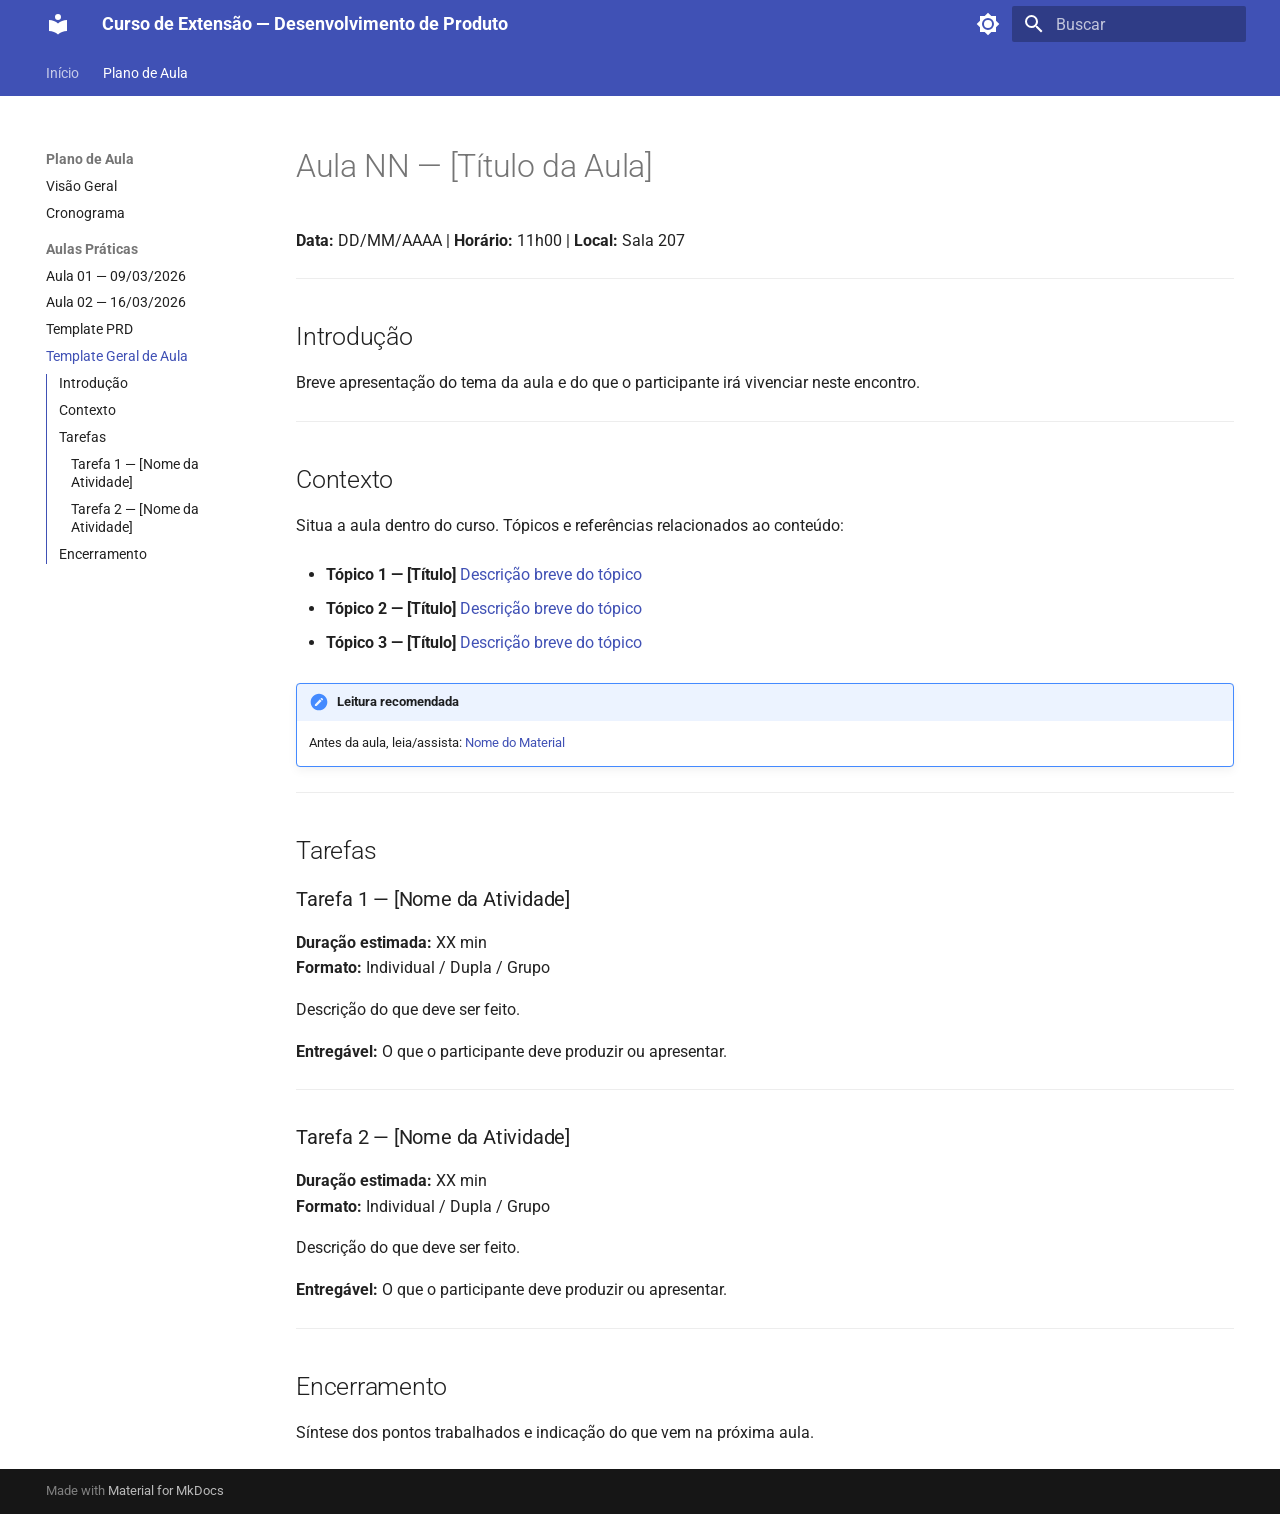
<file: plano-de-aula/aulas/template/index.html>
<!doctype html>
<html lang="pt" class="no-js">
  <head>
    
      <meta charset="utf-8">
      <meta name="viewport" content="width=device-width,initial-scale=1">
      
        <meta name="description" content="Documentação oficial do curso de extensão focado em Lean Startup e Hipótese.">
      
      
        <meta name="author" content="Paulo Junior">
      
      
      
        <link rel="prev" href="../prd-template/">
      
      
      
      <link rel="icon" href="../../../assets/images/favicon.png">
      <meta name="generator" content="mkdocs-1.6.1, mkdocs-material-9.5.50">
    
    
      
        <title>Template Geral de Aula - Curso de Extensão — Desenvolvimento de Produto</title>
      
    
    
      <link rel="stylesheet" href="../../../assets/stylesheets/main.a40c8224.min.css">
      
        
        <link rel="stylesheet" href="../../../assets/stylesheets/palette.06af60db.min.css">
      
      


    
    
      
    
    
      
        
        
        <link rel="preconnect" href="https://fonts.gstatic.com" crossorigin>
        <link rel="stylesheet" href="https://fonts.googleapis.com/css?family=Roboto:300,300i,400,400i,700,700i%7CRoboto+Mono:400,400i,700,700i&display=fallback">
        <style>:root{--md-text-font:"Roboto";--md-code-font:"Roboto Mono"}</style>
      
    
    
    <script>__md_scope=new URL("../../..",location),__md_hash=e=>[...e].reduce(((e,_)=>(e<<5)-e+_.charCodeAt(0)),0),__md_get=(e,_=localStorage,t=__md_scope)=>JSON.parse(_.getItem(t.pathname+"."+e)),__md_set=(e,_,t=localStorage,a=__md_scope)=>{try{t.setItem(a.pathname+"."+e,JSON.stringify(_))}catch(e){}}</script>
    
      

    
    
    
  </head>
  
  
    
    
      
    
    
    
    
    <body dir="ltr" data-md-color-scheme="default" data-md-color-primary="indigo" data-md-color-accent="indigo">
  
    
    <input class="md-toggle" data-md-toggle="drawer" type="checkbox" id="__drawer" autocomplete="off">
    <input class="md-toggle" data-md-toggle="search" type="checkbox" id="__search" autocomplete="off">
    <label class="md-overlay" for="__drawer"></label>
    <div data-md-component="skip">
      
        
        <a href="#aula-nn-titulo-da-aula" class="md-skip">
          Ir para o conteúdo
        </a>
      
    </div>
    <div data-md-component="announce">
      
    </div>
    
    
      

<header class="md-header" data-md-component="header">
  <nav class="md-header__inner md-grid" aria-label="Cabeçalho">
    <a href="../../.." title="Curso de Extensão — Desenvolvimento de Produto" class="md-header__button md-logo" aria-label="Curso de Extensão — Desenvolvimento de Produto" data-md-component="logo">
      
  
  <svg xmlns="http://www.w3.org/2000/svg" viewBox="0 0 24 24"><path d="M12 8a3 3 0 0 0 3-3 3 3 0 0 0-3-3 3 3 0 0 0-3 3 3 3 0 0 0 3 3m0 3.54C9.64 9.35 6.5 8 3 8v11c3.5 0 6.64 1.35 9 3.54 2.36-2.19 5.5-3.54 9-3.54V8c-3.5 0-6.64 1.35-9 3.54"/></svg>

    </a>
    <label class="md-header__button md-icon" for="__drawer">
      
      <svg xmlns="http://www.w3.org/2000/svg" viewBox="0 0 24 24"><path d="M3 6h18v2H3zm0 5h18v2H3zm0 5h18v2H3z"/></svg>
    </label>
    <div class="md-header__title" data-md-component="header-title">
      <div class="md-header__ellipsis">
        <div class="md-header__topic">
          <span class="md-ellipsis">
            Curso de Extensão — Desenvolvimento de Produto
          </span>
        </div>
        <div class="md-header__topic" data-md-component="header-topic">
          <span class="md-ellipsis">
            
              Template Geral de Aula
            
          </span>
        </div>
      </div>
    </div>
    
      
        <form class="md-header__option" data-md-component="palette">
  
    
    
    
    <input class="md-option" data-md-color-media="(prefers-color-scheme: light)" data-md-color-scheme="default" data-md-color-primary="indigo" data-md-color-accent="indigo"  aria-label="Mudar para modo escuro"  type="radio" name="__palette" id="__palette_0">
    
      <label class="md-header__button md-icon" title="Mudar para modo escuro" for="__palette_1" hidden>
        <svg xmlns="http://www.w3.org/2000/svg" viewBox="0 0 24 24"><path d="M12 8a4 4 0 0 0-4 4 4 4 0 0 0 4 4 4 4 0 0 0 4-4 4 4 0 0 0-4-4m0 10a6 6 0 0 1-6-6 6 6 0 0 1 6-6 6 6 0 0 1 6 6 6 6 0 0 1-6 6m8-9.31V4h-4.69L12 .69 8.69 4H4v4.69L.69 12 4 15.31V20h4.69L12 23.31 15.31 20H20v-4.69L23.31 12z"/></svg>
      </label>
    
  
    
    
    
    <input class="md-option" data-md-color-media="(prefers-color-scheme: dark)" data-md-color-scheme="slate" data-md-color-primary="indigo" data-md-color-accent="indigo"  aria-label="Mudar para modo claro"  type="radio" name="__palette" id="__palette_1">
    
      <label class="md-header__button md-icon" title="Mudar para modo claro" for="__palette_0" hidden>
        <svg xmlns="http://www.w3.org/2000/svg" viewBox="0 0 24 24"><path d="M12 18c-.89 0-1.74-.2-2.5-.55C11.56 16.5 13 14.42 13 12s-1.44-4.5-3.5-5.45C10.26 6.2 11.11 6 12 6a6 6 0 0 1 6 6 6 6 0 0 1-6 6m8-9.31V4h-4.69L12 .69 8.69 4H4v4.69L.69 12 4 15.31V20h4.69L12 23.31 15.31 20H20v-4.69L23.31 12z"/></svg>
      </label>
    
  
</form>
      
    
    
      <script>var palette=__md_get("__palette");if(palette&&palette.color){if("(prefers-color-scheme)"===palette.color.media){var media=matchMedia("(prefers-color-scheme: light)"),input=document.querySelector(media.matches?"[data-md-color-media='(prefers-color-scheme: light)']":"[data-md-color-media='(prefers-color-scheme: dark)']");palette.color.media=input.getAttribute("data-md-color-media"),palette.color.scheme=input.getAttribute("data-md-color-scheme"),palette.color.primary=input.getAttribute("data-md-color-primary"),palette.color.accent=input.getAttribute("data-md-color-accent")}for(var[key,value]of Object.entries(palette.color))document.body.setAttribute("data-md-color-"+key,value)}</script>
    
    
    
      <label class="md-header__button md-icon" for="__search">
        
        <svg xmlns="http://www.w3.org/2000/svg" viewBox="0 0 24 24"><path d="M9.5 3A6.5 6.5 0 0 1 16 9.5c0 1.61-.59 3.09-1.56 4.23l.27.27h.79l5 5-1.5 1.5-5-5v-.79l-.27-.27A6.52 6.52 0 0 1 9.5 16 6.5 6.5 0 0 1 3 9.5 6.5 6.5 0 0 1 9.5 3m0 2C7 5 5 7 5 9.5S7 14 9.5 14 14 12 14 9.5 12 5 9.5 5"/></svg>
      </label>
      <div class="md-search" data-md-component="search" role="dialog">
  <label class="md-search__overlay" for="__search"></label>
  <div class="md-search__inner" role="search">
    <form class="md-search__form" name="search">
      <input type="text" class="md-search__input" name="query" aria-label="Buscar" placeholder="Buscar" autocapitalize="off" autocorrect="off" autocomplete="off" spellcheck="false" data-md-component="search-query" required>
      <label class="md-search__icon md-icon" for="__search">
        
        <svg xmlns="http://www.w3.org/2000/svg" viewBox="0 0 24 24"><path d="M9.5 3A6.5 6.5 0 0 1 16 9.5c0 1.61-.59 3.09-1.56 4.23l.27.27h.79l5 5-1.5 1.5-5-5v-.79l-.27-.27A6.52 6.52 0 0 1 9.5 16 6.5 6.5 0 0 1 3 9.5 6.5 6.5 0 0 1 9.5 3m0 2C7 5 5 7 5 9.5S7 14 9.5 14 14 12 14 9.5 12 5 9.5 5"/></svg>
        
        <svg xmlns="http://www.w3.org/2000/svg" viewBox="0 0 24 24"><path d="M20 11v2H8l5.5 5.5-1.42 1.42L4.16 12l7.92-7.92L13.5 5.5 8 11z"/></svg>
      </label>
      <nav class="md-search__options" aria-label="Pesquisar">
        
        <button type="reset" class="md-search__icon md-icon" title="Limpar" aria-label="Limpar" tabindex="-1">
          
          <svg xmlns="http://www.w3.org/2000/svg" viewBox="0 0 24 24"><path d="M19 6.41 17.59 5 12 10.59 6.41 5 5 6.41 10.59 12 5 17.59 6.41 19 12 13.41 17.59 19 19 17.59 13.41 12z"/></svg>
        </button>
      </nav>
      
        <div class="md-search__suggest" data-md-component="search-suggest"></div>
      
    </form>
    <div class="md-search__output">
      <div class="md-search__scrollwrap" tabindex="0" data-md-scrollfix>
        <div class="md-search-result" data-md-component="search-result">
          <div class="md-search-result__meta">
            Inicializando a pesquisa
          </div>
          <ol class="md-search-result__list" role="presentation"></ol>
        </div>
      </div>
    </div>
  </div>
</div>
    
    
  </nav>
  
</header>
    
    <div class="md-container" data-md-component="container">
      
      
        
          
            
<nav class="md-tabs" aria-label="Abas" data-md-component="tabs">
  <div class="md-grid">
    <ul class="md-tabs__list">
      
        
  
  
  
    <li class="md-tabs__item">
      <a href="../../.." class="md-tabs__link">
        
  
    
  
  Início

      </a>
    </li>
  

      
        
  
  
    
  
  
    
    
      <li class="md-tabs__item md-tabs__item--active">
        <a href="../../" class="md-tabs__link">
          
  
  Plano de Aula

        </a>
      </li>
    
  

      
    </ul>
  </div>
</nav>
          
        
      
      <main class="md-main" data-md-component="main">
        <div class="md-main__inner md-grid">
          
            
              
              <div class="md-sidebar md-sidebar--primary" data-md-component="sidebar" data-md-type="navigation" >
                <div class="md-sidebar__scrollwrap">
                  <div class="md-sidebar__inner">
                    


  


  

<nav class="md-nav md-nav--primary md-nav--lifted md-nav--integrated" aria-label="Navegação" data-md-level="0">
  <label class="md-nav__title" for="__drawer">
    <a href="../../.." title="Curso de Extensão — Desenvolvimento de Produto" class="md-nav__button md-logo" aria-label="Curso de Extensão — Desenvolvimento de Produto" data-md-component="logo">
      
  
  <svg xmlns="http://www.w3.org/2000/svg" viewBox="0 0 24 24"><path d="M12 8a3 3 0 0 0 3-3 3 3 0 0 0-3-3 3 3 0 0 0-3 3 3 3 0 0 0 3 3m0 3.54C9.64 9.35 6.5 8 3 8v11c3.5 0 6.64 1.35 9 3.54 2.36-2.19 5.5-3.54 9-3.54V8c-3.5 0-6.64 1.35-9 3.54"/></svg>

    </a>
    Curso de Extensão — Desenvolvimento de Produto
  </label>
  
  <ul class="md-nav__list" data-md-scrollfix>
    
      
      
  
  
  
  
    <li class="md-nav__item">
      <a href="../../.." class="md-nav__link">
        
  
  <span class="md-ellipsis">
    Início
  </span>
  

      </a>
    </li>
  

    
      
      
  
  
    
  
  
  
    
    
    
      
        
        
      
      
        
      
    
    
    <li class="md-nav__item md-nav__item--active md-nav__item--section md-nav__item--nested">
      
        
        
        <input class="md-nav__toggle md-toggle " type="checkbox" id="__nav_2" checked>
        
          
          <label class="md-nav__link" for="__nav_2" id="__nav_2_label" tabindex="">
            
  
  <span class="md-ellipsis">
    Plano de Aula
  </span>
  

            <span class="md-nav__icon md-icon"></span>
          </label>
        
        <nav class="md-nav" data-md-level="1" aria-labelledby="__nav_2_label" aria-expanded="true">
          <label class="md-nav__title" for="__nav_2">
            <span class="md-nav__icon md-icon"></span>
            Plano de Aula
          </label>
          <ul class="md-nav__list" data-md-scrollfix>
            
              
                
  
  
  
  
    <li class="md-nav__item">
      <a href="../../" class="md-nav__link">
        
  
  <span class="md-ellipsis">
    Visão Geral
  </span>
  

      </a>
    </li>
  

              
            
              
                
  
  
  
  
    <li class="md-nav__item">
      <a href="../../cronograma/" class="md-nav__link">
        
  
  <span class="md-ellipsis">
    Cronograma
  </span>
  

      </a>
    </li>
  

              
            
              
                
  
  
    
  
  
  
    
    
    
      
      
        
          
          
        
      
    
    
    <li class="md-nav__item md-nav__item--active md-nav__item--section md-nav__item--nested">
      
        
        
        <input class="md-nav__toggle md-toggle " type="checkbox" id="__nav_2_3" checked>
        
          
          <label class="md-nav__link" for="__nav_2_3" id="__nav_2_3_label" tabindex="">
            
  
  <span class="md-ellipsis">
    Aulas Práticas
  </span>
  

            <span class="md-nav__icon md-icon"></span>
          </label>
        
        <nav class="md-nav" data-md-level="2" aria-labelledby="__nav_2_3_label" aria-expanded="true">
          <label class="md-nav__title" for="__nav_2_3">
            <span class="md-nav__icon md-icon"></span>
            Aulas Práticas
          </label>
          <ul class="md-nav__list" data-md-scrollfix>
            
              
                
  
  
  
  
    <li class="md-nav__item">
      <a href="../aula-01-2026-03-09/" class="md-nav__link">
        
  
  <span class="md-ellipsis">
    Aula 01 — 09/03/2026
  </span>
  

      </a>
    </li>
  

              
            
              
                
  
  
  
  
    <li class="md-nav__item">
      <a href="../aula-02-2026-03-16/" class="md-nav__link">
        
  
  <span class="md-ellipsis">
    Aula 02 — 16/03/2026
  </span>
  

      </a>
    </li>
  

              
            
              
                
  
  
  
  
    <li class="md-nav__item">
      <a href="../prd-template/" class="md-nav__link">
        
  
  <span class="md-ellipsis">
    Template PRD
  </span>
  

      </a>
    </li>
  

              
            
              
                
  
  
    
  
  
  
    <li class="md-nav__item md-nav__item--active">
      
      <input class="md-nav__toggle md-toggle" type="checkbox" id="__toc">
      
      
        
      
      
        <label class="md-nav__link md-nav__link--active" for="__toc">
          
  
  <span class="md-ellipsis">
    Template Geral de Aula
  </span>
  

          <span class="md-nav__icon md-icon"></span>
        </label>
      
      <a href="./" class="md-nav__link md-nav__link--active">
        
  
  <span class="md-ellipsis">
    Template Geral de Aula
  </span>
  

      </a>
      
        

<nav class="md-nav md-nav--secondary" aria-label="Índice">
  
  
  
    
  
  
    <label class="md-nav__title" for="__toc">
      <span class="md-nav__icon md-icon"></span>
      Índice
    </label>
    <ul class="md-nav__list" data-md-component="toc" data-md-scrollfix>
      
        <li class="md-nav__item">
  <a href="#introducao" class="md-nav__link">
    <span class="md-ellipsis">
      Introdução
    </span>
  </a>
  
</li>
      
        <li class="md-nav__item">
  <a href="#contexto" class="md-nav__link">
    <span class="md-ellipsis">
      Contexto
    </span>
  </a>
  
</li>
      
        <li class="md-nav__item">
  <a href="#tarefas" class="md-nav__link">
    <span class="md-ellipsis">
      Tarefas
    </span>
  </a>
  
    <nav class="md-nav" aria-label="Tarefas">
      <ul class="md-nav__list">
        
          <li class="md-nav__item">
  <a href="#tarefa-1-nome-da-atividade" class="md-nav__link">
    <span class="md-ellipsis">
      Tarefa 1 — [Nome da Atividade]
    </span>
  </a>
  
</li>
        
          <li class="md-nav__item">
  <a href="#tarefa-2-nome-da-atividade" class="md-nav__link">
    <span class="md-ellipsis">
      Tarefa 2 — [Nome da Atividade]
    </span>
  </a>
  
</li>
        
      </ul>
    </nav>
  
</li>
      
        <li class="md-nav__item">
  <a href="#encerramento" class="md-nav__link">
    <span class="md-ellipsis">
      Encerramento
    </span>
  </a>
  
</li>
      
    </ul>
  
</nav>
      
    </li>
  

              
            
          </ul>
        </nav>
      
    </li>
  

              
            
          </ul>
        </nav>
      
    </li>
  

    
  </ul>
</nav>
                  </div>
                </div>
              </div>
            
            
          
          
            <div class="md-content" data-md-component="content">
              <article class="md-content__inner md-typeset">
                
                  


<h1 id="aula-nn-titulo-da-aula">Aula NN — [Título da Aula]<a class="headerlink" href="#aula-nn-titulo-da-aula" title="Permanent link">&para;</a></h1>
<p><strong>Data:</strong> DD/MM/AAAA | <strong>Horário:</strong> 11h00 | <strong>Local:</strong> Sala 207</p>
<hr />
<h2 id="introducao">Introdução<a class="headerlink" href="#introducao" title="Permanent link">&para;</a></h2>
<p>Breve apresentação do tema da aula e do que o participante irá vivenciar neste encontro.</p>
<hr />
<h2 id="contexto">Contexto<a class="headerlink" href="#contexto" title="Permanent link">&para;</a></h2>
<p>Situa a aula dentro do curso. Tópicos e referências relacionados ao conteúdo:</p>
<ul>
<li>
<p><strong>Tópico 1 — [Título]</strong>
  <a href="https://link-para-referencia.com">Descrição breve do tópico</a></p>
</li>
<li>
<p><strong>Tópico 2 — [Título]</strong>
  <a href="https://link-para-referencia.com">Descrição breve do tópico</a></p>
</li>
<li>
<p><strong>Tópico 3 — [Título]</strong>
  <a href="https://link-para-referencia.com">Descrição breve do tópico</a></p>
</li>
</ul>
<div class="admonition note">
<p class="admonition-title">Leitura recomendada</p>
<p>Antes da aula, leia/assista: <a href="https://link.com">Nome do Material</a></p>
</div>
<hr />
<h2 id="tarefas">Tarefas<a class="headerlink" href="#tarefas" title="Permanent link">&para;</a></h2>
<h3 id="tarefa-1-nome-da-atividade">Tarefa 1 — [Nome da Atividade]<a class="headerlink" href="#tarefa-1-nome-da-atividade" title="Permanent link">&para;</a></h3>
<p><strong>Duração estimada:</strong> XX min<br />
<strong>Formato:</strong> Individual / Dupla / Grupo</p>
<p>Descrição do que deve ser feito.</p>
<p><strong>Entregável:</strong> O que o participante deve produzir ou apresentar.</p>
<hr />
<h3 id="tarefa-2-nome-da-atividade">Tarefa 2 — [Nome da Atividade]<a class="headerlink" href="#tarefa-2-nome-da-atividade" title="Permanent link">&para;</a></h3>
<p><strong>Duração estimada:</strong> XX min<br />
<strong>Formato:</strong> Individual / Dupla / Grupo</p>
<p>Descrição do que deve ser feito.</p>
<p><strong>Entregável:</strong> O que o participante deve produzir ou apresentar.</p>
<hr />
<h2 id="encerramento">Encerramento<a class="headerlink" href="#encerramento" title="Permanent link">&para;</a></h2>
<p>Síntese dos pontos trabalhados e indicação do que vem na próxima aula.</p>












                
              </article>
            </div>
          
          
<script>var target=document.getElementById(location.hash.slice(1));target&&target.name&&(target.checked=target.name.startsWith("__tabbed_"))</script>
        </div>
        
          <button type="button" class="md-top md-icon" data-md-component="top" hidden>
  
  <svg xmlns="http://www.w3.org/2000/svg" viewBox="0 0 24 24"><path d="M13 20h-2V8l-5.5 5.5-1.42-1.42L12 4.16l7.92 7.92-1.42 1.42L13 8z"/></svg>
  Voltar ao topo
</button>
        
      </main>
      
        <footer class="md-footer">
  
  <div class="md-footer-meta md-typeset">
    <div class="md-footer-meta__inner md-grid">
      <div class="md-copyright">
  
  
    Made with
    <a href="https://squidfunk.github.io/mkdocs-material/" target="_blank" rel="noopener">
      Material for MkDocs
    </a>
  
</div>
      
    </div>
  </div>
</footer>
      
    </div>
    <div class="md-dialog" data-md-component="dialog">
      <div class="md-dialog__inner md-typeset"></div>
    </div>
    
    
    <script id="__config" type="application/json">{"base": "../../..", "features": ["navigation.tabs", "navigation.sections", "navigation.top", "search.suggest", "toc.integrate"], "search": "../../../assets/javascripts/workers/search.f8cc74c7.min.js", "translations": {"clipboard.copied": "Copiado para \u00e1rea de transfer\u00eancia", "clipboard.copy": "Copiar para \u00e1rea de transfer\u00eancia", "search.result.more.one": "Mais 1 nesta p\u00e1gina", "search.result.more.other": "Mais # nesta p\u00e1gina", "search.result.none": "Nenhum resultado encontrado", "search.result.one": "1 resultado encontrado", "search.result.other": "# resultados encontrados", "search.result.placeholder": "Digite para iniciar a busca", "search.result.term.missing": "Ausente", "select.version": "Selecione a vers\u00e3o"}}</script>
    
    
      <script src="../../../assets/javascripts/bundle.60a45f97.min.js"></script>
      
    
  </body>
</html>
</file>
<file: assets/stylesheets/main.a40c8224.min.css>
@charset "UTF-8";html{-webkit-text-size-adjust:none;-moz-text-size-adjust:none;text-size-adjust:none;box-sizing:border-box}*,:after,:before{box-sizing:inherit}@media (prefers-reduced-motion){*,:after,:before{transition:none!important}}body{margin:0}a,button,input,label{-webkit-tap-highlight-color:transparent}a{color:inherit;text-decoration:none}hr{border:0;box-sizing:initial;display:block;height:.05rem;overflow:visible;padding:0}small{font-size:80%}sub,sup{line-height:1em}img{border-style:none}table{border-collapse:initial;border-spacing:0}td,th{font-weight:400;vertical-align:top}button{background:#0000;border:0;font-family:inherit;font-size:inherit;margin:0;padding:0}input{border:0;outline:none}:root{--md-primary-fg-color:#4051b5;--md-primary-fg-color--light:#5d6cc0;--md-primary-fg-color--dark:#303fa1;--md-primary-bg-color:#fff;--md-primary-bg-color--light:#ffffffb3;--md-accent-fg-color:#526cfe;--md-accent-fg-color--transparent:#526cfe1a;--md-accent-bg-color:#fff;--md-accent-bg-color--light:#ffffffb3}[data-md-color-scheme=default]{color-scheme:light}[data-md-color-scheme=default] img[src$="#gh-dark-mode-only"],[data-md-color-scheme=default] img[src$="#only-dark"]{display:none}:root,[data-md-color-scheme=default]{--md-hue:225deg;--md-default-fg-color:#000000de;--md-default-fg-color--light:#0000008a;--md-default-fg-color--lighter:#00000052;--md-default-fg-color--lightest:#00000012;--md-default-bg-color:#fff;--md-default-bg-color--light:#ffffffb3;--md-default-bg-color--lighter:#ffffff4d;--md-default-bg-color--lightest:#ffffff1f;--md-code-fg-color:#36464e;--md-code-bg-color:#f5f5f5;--md-code-hl-color:#4287ff;--md-code-hl-color--light:#4287ff1a;--md-code-hl-number-color:#d52a2a;--md-code-hl-special-color:#db1457;--md-code-hl-function-color:#a846b9;--md-code-hl-constant-color:#6e59d9;--md-code-hl-keyword-color:#3f6ec6;--md-code-hl-string-color:#1c7d4d;--md-code-hl-name-color:var(--md-code-fg-color);--md-code-hl-operator-color:var(--md-default-fg-color--light);--md-code-hl-punctuation-color:var(--md-default-fg-color--light);--md-code-hl-comment-color:var(--md-default-fg-color--light);--md-code-hl-generic-color:var(--md-default-fg-color--light);--md-code-hl-variable-color:var(--md-default-fg-color--light);--md-typeset-color:var(--md-default-fg-color);--md-typeset-a-color:var(--md-primary-fg-color);--md-typeset-del-color:#f5503d26;--md-typeset-ins-color:#0bd57026;--md-typeset-kbd-color:#fafafa;--md-typeset-kbd-accent-color:#fff;--md-typeset-kbd-border-color:#b8b8b8;--md-typeset-mark-color:#ffff0080;--md-typeset-table-color:#0000001f;--md-typeset-table-color--light:rgba(0,0,0,.035);--md-admonition-fg-color:var(--md-default-fg-color);--md-admonition-bg-color:var(--md-default-bg-color);--md-warning-fg-color:#000000de;--md-warning-bg-color:#ff9;--md-footer-fg-color:#fff;--md-footer-fg-color--light:#ffffffb3;--md-footer-fg-color--lighter:#ffffff73;--md-footer-bg-color:#000000de;--md-footer-bg-color--dark:#00000052;--md-shadow-z1:0 0.2rem 0.5rem #0000000d,0 0 0.05rem #0000001a;--md-shadow-z2:0 0.2rem 0.5rem #0000001a,0 0 0.05rem #00000040;--md-shadow-z3:0 0.2rem 0.5rem #0003,0 0 0.05rem #00000059}.md-icon svg{fill:currentcolor;display:block;height:1.2rem;width:1.2rem}body{-webkit-font-smoothing:antialiased;-moz-osx-font-smoothing:grayscale;--md-text-font-family:var(--md-text-font,_),-apple-system,BlinkMacSystemFont,Helvetica,Arial,sans-serif;--md-code-font-family:var(--md-code-font,_),SFMono-Regular,Consolas,Menlo,monospace}aside,body,input{font-feature-settings:"kern","liga";color:var(--md-typeset-color);font-family:var(--md-text-font-family)}code,kbd,pre{font-feature-settings:"kern";font-family:var(--md-code-font-family)}:root{--md-typeset-table-sort-icon:url('data:image/svg+xml;charset=utf-8,<svg xmlns="http://www.w3.org/2000/svg" viewBox="0 0 24 24"><path d="m18 21-4-4h3V7h-3l4-4 4 4h-3v10h3M2 19v-2h10v2M2 13v-2h7v2M2 7V5h4v2z"/></svg>');--md-typeset-table-sort-icon--asc:url('data:image/svg+xml;charset=utf-8,<svg xmlns="http://www.w3.org/2000/svg" viewBox="0 0 24 24"><path d="M19 17h3l-4 4-4-4h3V3h2M2 17h10v2H2M6 5v2H2V5m0 6h7v2H2z"/></svg>');--md-typeset-table-sort-icon--desc:url('data:image/svg+xml;charset=utf-8,<svg xmlns="http://www.w3.org/2000/svg" viewBox="0 0 24 24"><path d="M19 7h3l-4-4-4 4h3v14h2M2 17h10v2H2M6 5v2H2V5m0 6h7v2H2z"/></svg>')}.md-typeset{-webkit-print-color-adjust:exact;color-adjust:exact;font-size:.8rem;line-height:1.6}@media print{.md-typeset{font-size:.68rem}}.md-typeset blockquote,.md-typeset dl,.md-typeset figure,.md-typeset ol,.md-typeset pre,.md-typeset ul{margin-bottom:1em;margin-top:1em}.md-typeset h1{color:var(--md-default-fg-color--light);font-size:2em;line-height:1.3;margin:0 0 1.25em}.md-typeset h1,.md-typeset h2{font-weight:300;letter-spacing:-.01em}.md-typeset h2{font-size:1.5625em;line-height:1.4;margin:1.6em 0 .64em}.md-typeset h3{font-size:1.25em;font-weight:400;letter-spacing:-.01em;line-height:1.5;margin:1.6em 0 .8em}.md-typeset h2+h3{margin-top:.8em}.md-typeset h4{font-weight:700;letter-spacing:-.01em;margin:1em 0}.md-typeset h5,.md-typeset h6{color:var(--md-default-fg-color--light);font-size:.8em;font-weight:700;letter-spacing:-.01em;margin:1.25em 0}.md-typeset h5{text-transform:uppercase}.md-typeset h5 code{text-transform:none}.md-typeset hr{border-bottom:.05rem solid var(--md-default-fg-color--lightest);display:flow-root;margin:1.5em 0}.md-typeset a{color:var(--md-typeset-a-color);word-break:break-word}.md-typeset a,.md-typeset a:before{transition:color 125ms}.md-typeset a:focus,.md-typeset a:hover{color:var(--md-accent-fg-color)}.md-typeset a:focus code,.md-typeset a:hover code{background-color:var(--md-accent-fg-color--transparent)}.md-typeset a code{color:currentcolor;transition:background-color 125ms}.md-typeset a.focus-visible{outline-color:var(--md-accent-fg-color);outline-offset:.2rem}.md-typeset code,.md-typeset kbd,.md-typeset pre{color:var(--md-code-fg-color);direction:ltr;font-variant-ligatures:none}@media print{.md-typeset code,.md-typeset kbd,.md-typeset pre{white-space:pre-wrap}}.md-typeset code{background-color:var(--md-code-bg-color);border-radius:.1rem;-webkit-box-decoration-break:clone;box-decoration-break:clone;font-size:.85em;padding:0 .2941176471em;word-break:break-word}.md-typeset code:not(.focus-visible){-webkit-tap-highlight-color:transparent;outline:none}.md-typeset pre{display:flow-root;line-height:1.4;position:relative}.md-typeset pre>code{-webkit-box-decoration-break:slice;box-decoration-break:slice;box-shadow:none;display:block;margin:0;outline-color:var(--md-accent-fg-color);overflow:auto;padding:.7720588235em 1.1764705882em;scrollbar-color:var(--md-default-fg-color--lighter) #0000;scrollbar-width:thin;touch-action:auto;word-break:normal}.md-typeset pre>code:hover{scrollbar-color:var(--md-accent-fg-color) #0000}.md-typeset pre>code::-webkit-scrollbar{height:.2rem;width:.2rem}.md-typeset pre>code::-webkit-scrollbar-thumb{background-color:var(--md-default-fg-color--lighter)}.md-typeset pre>code::-webkit-scrollbar-thumb:hover{background-color:var(--md-accent-fg-color)}.md-typeset kbd{background-color:var(--md-typeset-kbd-color);border-radius:.1rem;box-shadow:0 .1rem 0 .05rem var(--md-typeset-kbd-border-color),0 .1rem 0 var(--md-typeset-kbd-border-color),0 -.1rem .2rem var(--md-typeset-kbd-accent-color) inset;color:var(--md-default-fg-color);display:inline-block;font-size:.75em;padding:0 .6666666667em;vertical-align:text-top;word-break:break-word}.md-typeset mark{background-color:var(--md-typeset-mark-color);-webkit-box-decoration-break:clone;box-decoration-break:clone;color:inherit;word-break:break-word}.md-typeset abbr{border-bottom:.05rem dotted var(--md-default-fg-color--light);cursor:help;text-decoration:none}.md-typeset small{opacity:.75}[dir=ltr] .md-typeset sub,[dir=ltr] .md-typeset sup{margin-left:.078125em}[dir=rtl] .md-typeset sub,[dir=rtl] .md-typeset sup{margin-right:.078125em}[dir=ltr] .md-typeset blockquote{padding-left:.6rem}[dir=rtl] .md-typeset blockquote{padding-right:.6rem}[dir=ltr] .md-typeset blockquote{border-left:.2rem solid var(--md-default-fg-color--lighter)}[dir=rtl] .md-typeset blockquote{border-right:.2rem solid var(--md-default-fg-color--lighter)}.md-typeset blockquote{color:var(--md-default-fg-color--light);margin-left:0;margin-right:0}.md-typeset ul{list-style-type:disc}.md-typeset ul[type]{list-style-type:revert-layer}[dir=ltr] .md-typeset ol,[dir=ltr] .md-typeset ul{margin-left:.625em}[dir=rtl] .md-typeset ol,[dir=rtl] .md-typeset ul{margin-right:.625em}.md-typeset ol,.md-typeset ul{padding:0}.md-typeset ol:not([hidden]),.md-typeset ul:not([hidden]){display:flow-root}.md-typeset ol ol,.md-typeset ul ol{list-style-type:lower-alpha}.md-typeset ol ol ol,.md-typeset ul ol ol{list-style-type:lower-roman}.md-typeset ol ol ol ol,.md-typeset ul ol ol ol{list-style-type:upper-alpha}.md-typeset ol ol ol ol ol,.md-typeset ul ol ol ol ol{list-style-type:upper-roman}.md-typeset ol[type],.md-typeset ul[type]{list-style-type:revert-layer}[dir=ltr] .md-typeset ol li,[dir=ltr] .md-typeset ul li{margin-left:1.25em}[dir=rtl] .md-typeset ol li,[dir=rtl] .md-typeset ul li{margin-right:1.25em}.md-typeset ol li,.md-typeset ul li{margin-bottom:.5em}.md-typeset ol li blockquote,.md-typeset ol li p,.md-typeset ul li blockquote,.md-typeset ul li p{margin:.5em 0}.md-typeset ol li:last-child,.md-typeset ul li:last-child{margin-bottom:0}[dir=ltr] .md-typeset ol li ol,[dir=ltr] .md-typeset ol li ul,[dir=ltr] .md-typeset ul li ol,[dir=ltr] .md-typeset ul li ul{margin-left:.625em}[dir=rtl] .md-typeset ol li ol,[dir=rtl] .md-typeset ol li ul,[dir=rtl] .md-typeset ul li ol,[dir=rtl] .md-typeset ul li ul{margin-right:.625em}.md-typeset ol li ol,.md-typeset ol li ul,.md-typeset ul li ol,.md-typeset ul li ul{margin-bottom:.5em;margin-top:.5em}[dir=ltr] .md-typeset dd{margin-left:1.875em}[dir=rtl] .md-typeset dd{margin-right:1.875em}.md-typeset dd{margin-bottom:1.5em;margin-top:1em}.md-typeset img,.md-typeset svg,.md-typeset video{height:auto;max-width:100%}.md-typeset img[align=left]{margin:1em 1em 1em 0}.md-typeset img[align=right]{margin:1em 0 1em 1em}.md-typeset img[align]:only-child{margin-top:0}.md-typeset figure{display:flow-root;margin:1em auto;max-width:100%;text-align:center;width:-moz-fit-content;width:fit-content}.md-typeset figure img{display:block;margin:0 auto}.md-typeset figcaption{font-style:italic;margin:1em auto;max-width:24rem}.md-typeset iframe{max-width:100%}.md-typeset table:not([class]){background-color:var(--md-default-bg-color);border:.05rem solid var(--md-typeset-table-color);border-radius:.1rem;display:inline-block;font-size:.64rem;max-width:100%;overflow:auto;touch-action:auto}@media print{.md-typeset table:not([class]){display:table}}.md-typeset table:not([class])+*{margin-top:1.5em}.md-typeset table:not([class]) td>:first-child,.md-typeset table:not([class]) th>:first-child{margin-top:0}.md-typeset table:not([class]) td>:last-child,.md-typeset table:not([class]) th>:last-child{margin-bottom:0}.md-typeset table:not([class]) td:not([align]),.md-typeset table:not([class]) th:not([align]){text-align:left}[dir=rtl] .md-typeset table:not([class]) td:not([align]),[dir=rtl] .md-typeset table:not([class]) th:not([align]){text-align:right}.md-typeset table:not([class]) th{font-weight:700;min-width:5rem;padding:.9375em 1.25em;vertical-align:top}.md-typeset table:not([class]) td{border-top:.05rem solid var(--md-typeset-table-color);padding:.9375em 1.25em;vertical-align:top}.md-typeset table:not([class]) tbody tr{transition:background-color 125ms}.md-typeset table:not([class]) tbody tr:hover{background-color:var(--md-typeset-table-color--light);box-shadow:0 .05rem 0 var(--md-default-bg-color) inset}.md-typeset table:not([class]) a{word-break:normal}.md-typeset table th[role=columnheader]{cursor:pointer}[dir=ltr] .md-typeset table th[role=columnheader]:after{margin-left:.5em}[dir=rtl] .md-typeset table th[role=columnheader]:after{margin-right:.5em}.md-typeset table th[role=columnheader]:after{content:"";display:inline-block;height:1.2em;-webkit-mask-image:var(--md-typeset-table-sort-icon);mask-image:var(--md-typeset-table-sort-icon);-webkit-mask-repeat:no-repeat;mask-repeat:no-repeat;-webkit-mask-size:contain;mask-size:contain;transition:background-color 125ms;vertical-align:text-bottom;width:1.2em}.md-typeset table th[role=columnheader]:hover:after{background-color:var(--md-default-fg-color--lighter)}.md-typeset table th[role=columnheader][aria-sort=ascending]:after{background-color:var(--md-default-fg-color--light);-webkit-mask-image:var(--md-typeset-table-sort-icon--asc);mask-image:var(--md-typeset-table-sort-icon--asc)}.md-typeset table th[role=columnheader][aria-sort=descending]:after{background-color:var(--md-default-fg-color--light);-webkit-mask-image:var(--md-typeset-table-sort-icon--desc);mask-image:var(--md-typeset-table-sort-icon--desc)}.md-typeset__scrollwrap{margin:1em -.8rem;overflow-x:auto;touch-action:auto}.md-typeset__table{display:inline-block;margin-bottom:.5em;padding:0 .8rem}@media print{.md-typeset__table{display:block}}html .md-typeset__table table{display:table;margin:0;overflow:hidden;width:100%}@media screen and (max-width:44.984375em){.md-content__inner>pre{margin:1em -.8rem}.md-content__inner>pre code{border-radius:0}}.md-typeset .md-author{border-radius:100%;display:block;flex-shrink:0;height:1.6rem;overflow:hidden;position:relative;transition:color 125ms,transform 125ms;width:1.6rem}.md-typeset .md-author img{display:block}.md-typeset .md-author--more{background:var(--md-default-fg-color--lightest);color:var(--md-default-fg-color--lighter);font-size:.6rem;font-weight:700;line-height:1.6rem;text-align:center}.md-typeset .md-author--long{height:2.4rem;width:2.4rem}.md-typeset a.md-author{transform:scale(1)}.md-typeset a.md-author img{border-radius:100%;filter:grayscale(100%) opacity(75%);transition:filter 125ms}.md-typeset a.md-author:focus,.md-typeset a.md-author:hover{transform:scale(1.1);z-index:1}.md-typeset a.md-author:focus img,.md-typeset a.md-author:hover img{filter:grayscale(0)}.md-banner{background-color:var(--md-footer-bg-color);color:var(--md-footer-fg-color);overflow:auto}@media print{.md-banner{display:none}}.md-banner--warning{background-color:var(--md-warning-bg-color);color:var(--md-warning-fg-color)}.md-banner__inner{font-size:.7rem;margin:.6rem auto;padding:0 .8rem}[dir=ltr] .md-banner__button{float:right}[dir=rtl] .md-banner__button{float:left}.md-banner__button{color:inherit;cursor:pointer;transition:opacity .25s}.no-js .md-banner__button{display:none}.md-banner__button:hover{opacity:.7}html{font-size:125%;height:100%;overflow-x:hidden}@media screen and (min-width:100em){html{font-size:137.5%}}@media screen and (min-width:125em){html{font-size:150%}}body{background-color:var(--md-default-bg-color);display:flex;flex-direction:column;font-size:.5rem;min-height:100%;position:relative;width:100%}@media print{body{display:block}}@media screen and (max-width:59.984375em){body[data-md-scrolllock]{position:fixed}}.md-grid{margin-left:auto;margin-right:auto;max-width:61rem}.md-container{display:flex;flex-direction:column;flex-grow:1}@media print{.md-container{display:block}}.md-main{flex-grow:1}.md-main__inner{display:flex;height:100%;margin-top:1.5rem}.md-ellipsis{overflow:hidden;text-overflow:ellipsis}.md-toggle{display:none}.md-option{height:0;opacity:0;position:absolute;width:0}.md-option:checked+label:not([hidden]){display:block}.md-option.focus-visible+label{outline-color:var(--md-accent-fg-color);outline-style:auto}.md-skip{background-color:var(--md-default-fg-color);border-radius:.1rem;color:var(--md-default-bg-color);font-size:.64rem;margin:.5rem;opacity:0;outline-color:var(--md-accent-fg-color);padding:.3rem .5rem;position:fixed;transform:translateY(.4rem);z-index:-1}.md-skip:focus{opacity:1;transform:translateY(0);transition:transform .25s cubic-bezier(.4,0,.2,1),opacity 175ms 75ms;z-index:10}@page{margin:25mm}:root{--md-clipboard-icon:url('data:image/svg+xml;charset=utf-8,<svg xmlns="http://www.w3.org/2000/svg" viewBox="0 0 24 24"><path d="M19 21H8V7h11m0-2H8a2 2 0 0 0-2 2v14a2 2 0 0 0 2 2h11a2 2 0 0 0 2-2V7a2 2 0 0 0-2-2m-3-4H4a2 2 0 0 0-2 2v14h2V3h12z"/></svg>')}.md-clipboard{border-radius:.1rem;color:var(--md-default-fg-color--lightest);cursor:pointer;height:1.5em;outline-color:var(--md-accent-fg-color);outline-offset:.1rem;position:absolute;right:.5em;top:.5em;transition:color .25s;width:1.5em;z-index:1}@media print{.md-clipboard{display:none}}.md-clipboard:not(.focus-visible){-webkit-tap-highlight-color:transparent;outline:none}:hover>.md-clipboard{color:var(--md-default-fg-color--light)}.md-clipboard:focus,.md-clipboard:hover{color:var(--md-accent-fg-color)}.md-clipboard:after{background-color:currentcolor;content:"";display:block;height:1.125em;margin:0 auto;-webkit-mask-image:var(--md-clipboard-icon);mask-image:var(--md-clipboard-icon);-webkit-mask-position:center;mask-position:center;-webkit-mask-repeat:no-repeat;mask-repeat:no-repeat;-webkit-mask-size:contain;mask-size:contain;width:1.125em}.md-clipboard--inline{cursor:pointer}.md-clipboard--inline code{transition:color .25s,background-color .25s}.md-clipboard--inline:focus code,.md-clipboard--inline:hover code{background-color:var(--md-accent-fg-color--transparent);color:var(--md-accent-fg-color)}.md-typeset .md-code__content{display:grid}@keyframes consent{0%{opacity:0;transform:translateY(100%)}to{opacity:1;transform:translateY(0)}}@keyframes overlay{0%{opacity:0}to{opacity:1}}.md-consent__overlay{animation:overlay .25s both;-webkit-backdrop-filter:blur(.1rem);backdrop-filter:blur(.1rem);background-color:#0000008a;height:100%;opacity:1;position:fixed;top:0;width:100%;z-index:5}.md-consent__inner{animation:consent .5s cubic-bezier(.1,.7,.1,1) both;background-color:var(--md-default-bg-color);border:0;border-radius:.1rem;bottom:0;box-shadow:0 0 .2rem #0000001a,0 .2rem .4rem #0003;max-height:100%;overflow:auto;padding:0;position:fixed;width:100%;z-index:5}.md-consent__form{padding:.8rem}.md-consent__settings{display:none;margin:1em 0}input:checked+.md-consent__settings{display:block}.md-consent__controls{margin-bottom:.8rem}.md-typeset .md-consent__controls .md-button{display:inline}@media screen and (max-width:44.984375em){.md-typeset .md-consent__controls .md-button{display:block;margin-top:.4rem;text-align:center;width:100%}}.md-consent label{cursor:pointer}.md-content{flex-grow:1;min-width:0}.md-content__inner{margin:0 .8rem 1.2rem;padding-top:.6rem}@media screen and (min-width:76.25em){[dir=ltr] .md-sidebar--primary:not([hidden])~.md-content>.md-content__inner{margin-left:1.2rem}[dir=ltr] .md-sidebar--secondary:not([hidden])~.md-content>.md-content__inner,[dir=rtl] .md-sidebar--primary:not([hidden])~.md-content>.md-content__inner{margin-right:1.2rem}[dir=rtl] .md-sidebar--secondary:not([hidden])~.md-content>.md-content__inner{margin-left:1.2rem}}.md-content__inner:before{content:"";display:block;height:.4rem}.md-content__inner>:last-child{margin-bottom:0}[dir=ltr] .md-content__button{float:right}[dir=rtl] .md-content__button{float:left}[dir=ltr] .md-content__button{margin-left:.4rem}[dir=rtl] .md-content__button{margin-right:.4rem}.md-content__button{margin:.4rem 0;padding:0}@media print{.md-content__button{display:none}}.md-typeset .md-content__button{color:var(--md-default-fg-color--lighter)}.md-content__button svg{display:inline;vertical-align:top}[dir=rtl] .md-content__button svg{transform:scaleX(-1)}[dir=ltr] .md-dialog{right:.8rem}[dir=rtl] .md-dialog{left:.8rem}.md-dialog{background-color:var(--md-default-fg-color);border-radius:.1rem;bottom:.8rem;box-shadow:var(--md-shadow-z3);min-width:11.1rem;opacity:0;padding:.4rem .6rem;pointer-events:none;position:fixed;transform:translateY(100%);transition:transform 0ms .4s,opacity .4s;z-index:4}@media print{.md-dialog{display:none}}.md-dialog--active{opacity:1;pointer-events:auto;transform:translateY(0);transition:transform .4s cubic-bezier(.075,.85,.175,1),opacity .4s}.md-dialog__inner{color:var(--md-default-bg-color);font-size:.7rem}.md-feedback{margin:2em 0 1em;text-align:center}.md-feedback fieldset{border:none;margin:0;padding:0}.md-feedback__title{font-weight:700;margin:1em auto}.md-feedback__inner{position:relative}.md-feedback__list{display:flex;flex-wrap:wrap;place-content:baseline center;position:relative}.md-feedback__list:hover .md-icon:not(:disabled){color:var(--md-default-fg-color--lighter)}:disabled .md-feedback__list{min-height:1.8rem}.md-feedback__icon{color:var(--md-default-fg-color--light);cursor:pointer;flex-shrink:0;margin:0 .1rem;transition:color 125ms}.md-feedback__icon:not(:disabled).md-icon:hover{color:var(--md-accent-fg-color)}.md-feedback__icon:disabled{color:var(--md-default-fg-color--lightest);pointer-events:none}.md-feedback__note{opacity:0;position:relative;transform:translateY(.4rem);transition:transform .4s cubic-bezier(.1,.7,.1,1),opacity .15s}.md-feedback__note>*{margin:0 auto;max-width:16rem}:disabled .md-feedback__note{opacity:1;transform:translateY(0)}@media print{.md-feedback{display:none}}.md-footer{background-color:var(--md-footer-bg-color);color:var(--md-footer-fg-color)}@media print{.md-footer{display:none}}.md-footer__inner{justify-content:space-between;overflow:auto;padding:.2rem}.md-footer__inner:not([hidden]){display:flex}.md-footer__link{align-items:end;display:flex;flex-grow:0.01;margin-bottom:.4rem;margin-top:1rem;max-width:100%;outline-color:var(--md-accent-fg-color);overflow:hidden;transition:opacity .25s}.md-footer__link:focus,.md-footer__link:hover{opacity:.7}[dir=rtl] .md-footer__link svg{transform:scaleX(-1)}@media screen and (max-width:44.984375em){.md-footer__link--prev{flex-shrink:0}.md-footer__link--prev .md-footer__title{display:none}}[dir=ltr] .md-footer__link--next{margin-left:auto}[dir=rtl] .md-footer__link--next{margin-right:auto}.md-footer__link--next{text-align:right}[dir=rtl] .md-footer__link--next{text-align:left}.md-footer__title{flex-grow:1;font-size:.9rem;margin-bottom:.7rem;max-width:calc(100% - 2.4rem);padding:0 1rem;white-space:nowrap}.md-footer__button{margin:.2rem;padding:.4rem}.md-footer__direction{font-size:.64rem;opacity:.7}.md-footer-meta{background-color:var(--md-footer-bg-color--dark)}.md-footer-meta__inner{display:flex;flex-wrap:wrap;justify-content:space-between;padding:.2rem}html .md-footer-meta.md-typeset a{color:var(--md-footer-fg-color--light)}html .md-footer-meta.md-typeset a:focus,html .md-footer-meta.md-typeset a:hover{color:var(--md-footer-fg-color)}.md-copyright{color:var(--md-footer-fg-color--lighter);font-size:.64rem;margin:auto .6rem;padding:.4rem 0;width:100%}@media screen and (min-width:45em){.md-copyright{width:auto}}.md-copyright__highlight{color:var(--md-footer-fg-color--light)}.md-social{display:inline-flex;gap:.2rem;margin:0 .4rem;padding:.2rem 0 .6rem}@media screen and (min-width:45em){.md-social{padding:.6rem 0}}.md-social__link{display:inline-block;height:1.6rem;text-align:center;width:1.6rem}.md-social__link:before{line-height:1.9}.md-social__link svg{fill:currentcolor;max-height:.8rem;vertical-align:-25%}.md-typeset .md-button{border:.1rem solid;border-radius:.1rem;color:var(--md-primary-fg-color);cursor:pointer;display:inline-block;font-weight:700;padding:.625em 2em;transition:color 125ms,background-color 125ms,border-color 125ms}.md-typeset .md-button--primary{background-color:var(--md-primary-fg-color);border-color:var(--md-primary-fg-color);color:var(--md-primary-bg-color)}.md-typeset .md-button:focus,.md-typeset .md-button:hover{background-color:var(--md-accent-fg-color);border-color:var(--md-accent-fg-color);color:var(--md-accent-bg-color)}[dir=ltr] .md-typeset .md-input{border-top-left-radius:.1rem}[dir=ltr] .md-typeset .md-input,[dir=rtl] .md-typeset .md-input{border-top-right-radius:.1rem}[dir=rtl] .md-typeset .md-input{border-top-left-radius:.1rem}.md-typeset .md-input{border-bottom:.1rem solid var(--md-default-fg-color--lighter);box-shadow:var(--md-shadow-z1);font-size:.8rem;height:1.8rem;padding:0 .6rem;transition:border .25s,box-shadow .25s}.md-typeset .md-input:focus,.md-typeset .md-input:hover{border-bottom-color:var(--md-accent-fg-color);box-shadow:var(--md-shadow-z2)}.md-typeset .md-input--stretch{width:100%}.md-header{background-color:var(--md-primary-fg-color);box-shadow:0 0 .2rem #0000,0 .2rem .4rem #0000;color:var(--md-primary-bg-color);display:block;left:0;position:sticky;right:0;top:0;z-index:4}@media print{.md-header{display:none}}.md-header[hidden]{transform:translateY(-100%);transition:transform .25s cubic-bezier(.8,0,.6,1),box-shadow .25s}.md-header--shadow{box-shadow:0 0 .2rem #0000001a,0 .2rem .4rem #0003;transition:transform .25s cubic-bezier(.1,.7,.1,1),box-shadow .25s}.md-header__inner{align-items:center;display:flex;padding:0 .2rem}.md-header__button{color:currentcolor;cursor:pointer;margin:.2rem;outline-color:var(--md-accent-fg-color);padding:.4rem;position:relative;transition:opacity .25s;vertical-align:middle;z-index:1}.md-header__button:hover{opacity:.7}.md-header__button:not([hidden]){display:inline-block}.md-header__button:not(.focus-visible){-webkit-tap-highlight-color:transparent;outline:none}.md-header__button.md-logo{margin:.2rem;padding:.4rem}@media screen and (max-width:76.234375em){.md-header__button.md-logo{display:none}}.md-header__button.md-logo img,.md-header__button.md-logo svg{fill:currentcolor;display:block;height:1.2rem;width:auto}@media screen and (min-width:60em){.md-header__button[for=__search]{display:none}}.no-js .md-header__button[for=__search]{display:none}[dir=rtl] .md-header__button[for=__search] svg{transform:scaleX(-1)}@media screen and (min-width:76.25em){.md-header__button[for=__drawer]{display:none}}.md-header__topic{display:flex;max-width:100%;position:absolute;transition:transform .4s cubic-bezier(.1,.7,.1,1),opacity .15s;white-space:nowrap}.md-header__topic+.md-header__topic{opacity:0;pointer-events:none;transform:translateX(1.25rem);transition:transform .4s cubic-bezier(1,.7,.1,.1),opacity .15s;z-index:-1}[dir=rtl] .md-header__topic+.md-header__topic{transform:translateX(-1.25rem)}.md-header__topic:first-child{font-weight:700}[dir=ltr] .md-header__title{margin-left:1rem;margin-right:.4rem}[dir=rtl] .md-header__title{margin-left:.4rem;margin-right:1rem}.md-header__title{flex-grow:1;font-size:.9rem;height:2.4rem;line-height:2.4rem}.md-header__title--active .md-header__topic{opacity:0;pointer-events:none;transform:translateX(-1.25rem);transition:transform .4s cubic-bezier(1,.7,.1,.1),opacity .15s;z-index:-1}[dir=rtl] .md-header__title--active .md-header__topic{transform:translateX(1.25rem)}.md-header__title--active .md-header__topic+.md-header__topic{opacity:1;pointer-events:auto;transform:translateX(0);transition:transform .4s cubic-bezier(.1,.7,.1,1),opacity .15s;z-index:0}.md-header__title>.md-header__ellipsis{height:100%;position:relative;width:100%}.md-header__option{display:flex;flex-shrink:0;max-width:100%;transition:max-width 0ms .25s,opacity .25s .25s;white-space:nowrap}[data-md-toggle=search]:checked~.md-header .md-header__option{max-width:0;opacity:0;transition:max-width 0ms,opacity 0ms}.md-header__option>input{bottom:0}.md-header__source{display:none}@media screen and (min-width:60em){[dir=ltr] .md-header__source{margin-left:1rem}[dir=rtl] .md-header__source{margin-right:1rem}.md-header__source{display:block;max-width:11.7rem;width:11.7rem}}@media screen and (min-width:76.25em){[dir=ltr] .md-header__source{margin-left:1.4rem}[dir=rtl] .md-header__source{margin-right:1.4rem}}.md-meta{color:var(--md-default-fg-color--light);font-size:.7rem;line-height:1.3}.md-meta__list{display:inline-flex;flex-wrap:wrap;list-style:none;margin:0;padding:0}.md-meta__item:not(:last-child):after{content:"·";margin-left:.2rem;margin-right:.2rem}.md-meta__link{color:var(--md-typeset-a-color)}.md-meta__link:focus,.md-meta__link:hover{color:var(--md-accent-fg-color)}.md-draft{background-color:#ff1744;border-radius:.125em;color:#fff;display:inline-block;font-weight:700;padding-left:.5714285714em;padding-right:.5714285714em}:root{--md-nav-icon--prev:url('data:image/svg+xml;charset=utf-8,<svg xmlns="http://www.w3.org/2000/svg" viewBox="0 0 24 24"><path d="M20 11v2H8l5.5 5.5-1.42 1.42L4.16 12l7.92-7.92L13.5 5.5 8 11z"/></svg>');--md-nav-icon--next:url('data:image/svg+xml;charset=utf-8,<svg xmlns="http://www.w3.org/2000/svg" viewBox="0 0 24 24"><path d="M8.59 16.58 13.17 12 8.59 7.41 10 6l6 6-6 6z"/></svg>');--md-toc-icon:url('data:image/svg+xml;charset=utf-8,<svg xmlns="http://www.w3.org/2000/svg" viewBox="0 0 24 24"><path d="M3 9h14V7H3zm0 4h14v-2H3zm0 4h14v-2H3zm16 0h2v-2h-2zm0-10v2h2V7zm0 6h2v-2h-2z"/></svg>')}.md-nav{font-size:.7rem;line-height:1.3}.md-nav__title{color:var(--md-default-fg-color--light);display:block;font-weight:700;overflow:hidden;padding:0 .6rem;text-overflow:ellipsis}.md-nav__title .md-nav__button{display:none}.md-nav__title .md-nav__button img{height:100%;width:auto}.md-nav__title .md-nav__button.md-logo img,.md-nav__title .md-nav__button.md-logo svg{fill:currentcolor;display:block;height:2.4rem;max-width:100%;object-fit:contain;width:auto}.md-nav__list{list-style:none;margin:0;padding:0}.md-nav__link{align-items:flex-start;display:flex;gap:.4rem;margin-top:.625em;scroll-snap-align:start;transition:color 125ms}.md-nav__link--passed{color:var(--md-default-fg-color--light)}.md-nav__item .md-nav__link--active,.md-nav__item .md-nav__link--active code{color:var(--md-typeset-a-color)}.md-nav__link .md-ellipsis{position:relative}[dir=ltr] .md-nav__link .md-icon:last-child{margin-left:auto}[dir=rtl] .md-nav__link .md-icon:last-child{margin-right:auto}.md-nav__link svg{fill:currentcolor;flex-shrink:0;height:1.3em;position:relative}.md-nav__link[for]:focus,.md-nav__link[for]:hover,.md-nav__link[href]:focus,.md-nav__link[href]:hover{color:var(--md-accent-fg-color);cursor:pointer}.md-nav__link.focus-visible{outline-color:var(--md-accent-fg-color);outline-offset:.2rem}.md-nav--primary .md-nav__link[for=__toc]{display:none}.md-nav--primary .md-nav__link[for=__toc] .md-icon:after{background-color:currentcolor;display:block;height:100%;-webkit-mask-image:var(--md-toc-icon);mask-image:var(--md-toc-icon);width:100%}.md-nav--primary .md-nav__link[for=__toc]~.md-nav{display:none}.md-nav__container>.md-nav__link{margin-top:0}.md-nav__container>.md-nav__link:first-child{flex-grow:1;min-width:0}.md-nav__icon{flex-shrink:0}.md-nav__source{display:none}@media screen and (max-width:76.234375em){.md-nav--primary,.md-nav--primary .md-nav{background-color:var(--md-default-bg-color);display:flex;flex-direction:column;height:100%;left:0;position:absolute;right:0;top:0;z-index:1}.md-nav--primary .md-nav__item,.md-nav--primary .md-nav__title{font-size:.8rem;line-height:1.5}.md-nav--primary .md-nav__title{background-color:var(--md-default-fg-color--lightest);color:var(--md-default-fg-color--light);cursor:pointer;height:5.6rem;line-height:2.4rem;padding:3rem .8rem .2rem;position:relative;white-space:nowrap}[dir=ltr] .md-nav--primary .md-nav__title .md-nav__icon{left:.4rem}[dir=rtl] .md-nav--primary .md-nav__title .md-nav__icon{right:.4rem}.md-nav--primary .md-nav__title .md-nav__icon{display:block;height:1.2rem;margin:.2rem;position:absolute;top:.4rem;width:1.2rem}.md-nav--primary .md-nav__title .md-nav__icon:after{background-color:currentcolor;content:"";display:block;height:100%;-webkit-mask-image:var(--md-nav-icon--prev);mask-image:var(--md-nav-icon--prev);-webkit-mask-position:center;mask-position:center;-webkit-mask-repeat:no-repeat;mask-repeat:no-repeat;-webkit-mask-size:contain;mask-size:contain;width:100%}.md-nav--primary .md-nav__title~.md-nav__list{background-color:var(--md-default-bg-color);box-shadow:0 .05rem 0 var(--md-default-fg-color--lightest) inset;overflow-y:auto;scroll-snap-type:y mandatory;touch-action:pan-y}.md-nav--primary .md-nav__title~.md-nav__list>:first-child{border-top:0}.md-nav--primary .md-nav__title[for=__drawer]{background-color:var(--md-primary-fg-color);color:var(--md-primary-bg-color);font-weight:700}.md-nav--primary .md-nav__title .md-logo{display:block;left:.2rem;margin:.2rem;padding:.4rem;position:absolute;right:.2rem;top:.2rem}.md-nav--primary .md-nav__list{flex:1}.md-nav--primary .md-nav__item{border-top:.05rem solid var(--md-default-fg-color--lightest)}.md-nav--primary .md-nav__item--active>.md-nav__link{color:var(--md-typeset-a-color)}.md-nav--primary .md-nav__item--active>.md-nav__link:focus,.md-nav--primary .md-nav__item--active>.md-nav__link:hover{color:var(--md-accent-fg-color)}.md-nav--primary .md-nav__link{margin-top:0;padding:.6rem .8rem}.md-nav--primary .md-nav__link svg{margin-top:.1em}.md-nav--primary .md-nav__link>.md-nav__link{padding:0}[dir=ltr] .md-nav--primary .md-nav__link .md-nav__icon{margin-right:-.2rem}[dir=rtl] .md-nav--primary .md-nav__link .md-nav__icon{margin-left:-.2rem}.md-nav--primary .md-nav__link .md-nav__icon{font-size:1.2rem;height:1.2rem;width:1.2rem}.md-nav--primary .md-nav__link .md-nav__icon:after{background-color:currentcolor;content:"";display:block;height:100%;-webkit-mask-image:var(--md-nav-icon--next);mask-image:var(--md-nav-icon--next);-webkit-mask-position:center;mask-position:center;-webkit-mask-repeat:no-repeat;mask-repeat:no-repeat;-webkit-mask-size:contain;mask-size:contain;width:100%}[dir=rtl] .md-nav--primary .md-nav__icon:after{transform:scale(-1)}.md-nav--primary .md-nav--secondary .md-nav{background-color:initial;position:static}[dir=ltr] .md-nav--primary .md-nav--secondary .md-nav .md-nav__link{padding-left:1.4rem}[dir=rtl] .md-nav--primary .md-nav--secondary .md-nav .md-nav__link{padding-right:1.4rem}[dir=ltr] .md-nav--primary .md-nav--secondary .md-nav .md-nav .md-nav__link{padding-left:2rem}[dir=rtl] .md-nav--primary .md-nav--secondary .md-nav .md-nav .md-nav__link{padding-right:2rem}[dir=ltr] .md-nav--primary .md-nav--secondary .md-nav .md-nav .md-nav .md-nav__link{padding-left:2.6rem}[dir=rtl] .md-nav--primary .md-nav--secondary .md-nav .md-nav .md-nav .md-nav__link{padding-right:2.6rem}[dir=ltr] .md-nav--primary .md-nav--secondary .md-nav .md-nav .md-nav .md-nav .md-nav__link{padding-left:3.2rem}[dir=rtl] .md-nav--primary .md-nav--secondary .md-nav .md-nav .md-nav .md-nav .md-nav__link{padding-right:3.2rem}.md-nav--secondary{background-color:initial}.md-nav__toggle~.md-nav{display:flex;opacity:0;transform:translateX(100%);transition:transform .25s cubic-bezier(.8,0,.6,1),opacity 125ms 50ms}[dir=rtl] .md-nav__toggle~.md-nav{transform:translateX(-100%)}.md-nav__toggle:checked~.md-nav{opacity:1;transform:translateX(0);transition:transform .25s cubic-bezier(.4,0,.2,1),opacity 125ms 125ms}.md-nav__toggle:checked~.md-nav>.md-nav__list{-webkit-backface-visibility:hidden;backface-visibility:hidden}}@media screen and (max-width:59.984375em){.md-nav--primary .md-nav__link[for=__toc]{display:flex}.md-nav--primary .md-nav__link[for=__toc] .md-icon:after{content:""}.md-nav--primary .md-nav__link[for=__toc]+.md-nav__link{display:none}.md-nav--primary .md-nav__link[for=__toc]~.md-nav{display:flex}.md-nav__source{background-color:var(--md-primary-fg-color--dark);color:var(--md-primary-bg-color);display:block;padding:0 .2rem}}@media screen and (min-width:60em) and (max-width:76.234375em){.md-nav--integrated .md-nav__link[for=__toc]{display:flex}.md-nav--integrated .md-nav__link[for=__toc] .md-icon:after{content:""}.md-nav--integrated .md-nav__link[for=__toc]+.md-nav__link{display:none}.md-nav--integrated .md-nav__link[for=__toc]~.md-nav{display:flex}}@media screen and (min-width:60em){.md-nav{margin-bottom:-.4rem}.md-nav--secondary .md-nav__title{background:var(--md-default-bg-color);box-shadow:0 0 .4rem .4rem var(--md-default-bg-color);position:sticky;top:0;z-index:1}.md-nav--secondary .md-nav__title[for=__toc]{scroll-snap-align:start}.md-nav--secondary .md-nav__title .md-nav__icon{display:none}[dir=ltr] .md-nav--secondary .md-nav__list{padding-left:.6rem}[dir=rtl] .md-nav--secondary .md-nav__list{padding-right:.6rem}.md-nav--secondary .md-nav__list{padding-bottom:.4rem}[dir=ltr] .md-nav--secondary .md-nav__item>.md-nav__link{margin-right:.4rem}[dir=rtl] .md-nav--secondary .md-nav__item>.md-nav__link{margin-left:.4rem}}@media screen and (min-width:76.25em){.md-nav{margin-bottom:-.4rem;transition:max-height .25s cubic-bezier(.86,0,.07,1)}.md-nav--primary .md-nav__title{background:var(--md-default-bg-color);box-shadow:0 0 .4rem .4rem var(--md-default-bg-color);position:sticky;top:0;z-index:1}.md-nav--primary .md-nav__title[for=__drawer]{scroll-snap-align:start}.md-nav--primary .md-nav__title .md-nav__icon{display:none}[dir=ltr] .md-nav--primary .md-nav__list{padding-left:.6rem}[dir=rtl] .md-nav--primary .md-nav__list{padding-right:.6rem}.md-nav--primary .md-nav__list{padding-bottom:.4rem}[dir=ltr] .md-nav--primary .md-nav__item>.md-nav__link{margin-right:.4rem}[dir=rtl] .md-nav--primary .md-nav__item>.md-nav__link{margin-left:.4rem}.md-nav__toggle~.md-nav{display:grid;grid-template-rows:0fr;opacity:0;transition:grid-template-rows .25s cubic-bezier(.86,0,.07,1),opacity .25s,visibility 0ms .25s;visibility:collapse}.md-nav__toggle~.md-nav>.md-nav__list{overflow:hidden}.md-nav__toggle.md-toggle--indeterminate~.md-nav,.md-nav__toggle:checked~.md-nav{grid-template-rows:1fr;opacity:1;transition:grid-template-rows .25s cubic-bezier(.86,0,.07,1),opacity .15s .1s,visibility 0ms;visibility:visible}.md-nav__toggle.md-toggle--indeterminate~.md-nav{transition:none}.md-nav__item--nested>.md-nav>.md-nav__title{display:none}.md-nav__item--section{display:block;margin:1.25em 0}.md-nav__item--section:last-child{margin-bottom:0}.md-nav__item--section>.md-nav__link{font-weight:700}.md-nav__item--section>.md-nav__link[for]{color:var(--md-default-fg-color--light)}.md-nav__item--section>.md-nav__link:not(.md-nav__container){pointer-events:none}.md-nav__item--section>.md-nav__link .md-icon,.md-nav__item--section>.md-nav__link>[for]{display:none}[dir=ltr] .md-nav__item--section>.md-nav{margin-left:-.6rem}[dir=rtl] .md-nav__item--section>.md-nav{margin-right:-.6rem}.md-nav__item--section>.md-nav{display:block;opacity:1;visibility:visible}.md-nav__item--section>.md-nav>.md-nav__list>.md-nav__item{padding:0}.md-nav__icon{border-radius:100%;height:.9rem;transition:background-color .25s;width:.9rem}.md-nav__icon:hover{background-color:var(--md-accent-fg-color--transparent)}.md-nav__icon:after{background-color:currentcolor;border-radius:100%;content:"";display:inline-block;height:100%;-webkit-mask-image:var(--md-nav-icon--next);mask-image:var(--md-nav-icon--next);-webkit-mask-position:center;mask-position:center;-webkit-mask-repeat:no-repeat;mask-repeat:no-repeat;-webkit-mask-size:contain;mask-size:contain;transition:transform .25s;vertical-align:-.1rem;width:100%}[dir=rtl] .md-nav__icon:after{transform:rotate(180deg)}.md-nav__item--nested .md-nav__toggle:checked~.md-nav__link .md-nav__icon:after,.md-nav__item--nested .md-toggle--indeterminate~.md-nav__link .md-nav__icon:after{transform:rotate(90deg)}.md-nav--lifted>.md-nav__list>.md-nav__item,.md-nav--lifted>.md-nav__title{display:none}.md-nav--lifted>.md-nav__list>.md-nav__item--active{display:block}.md-nav--lifted>.md-nav__list>.md-nav__item--active>.md-nav__link{background:var(--md-default-bg-color);box-shadow:0 0 .4rem .4rem var(--md-default-bg-color);margin-top:0;position:sticky;top:0;z-index:1}.md-nav--lifted>.md-nav__list>.md-nav__item--active>.md-nav__link:not(.md-nav__container){pointer-events:none}.md-nav--lifted>.md-nav__list>.md-nav__item--active.md-nav__item--section{margin:0}[dir=ltr] .md-nav--lifted>.md-nav__list>.md-nav__item>.md-nav:not(.md-nav--secondary){margin-left:-.6rem}[dir=rtl] .md-nav--lifted>.md-nav__list>.md-nav__item>.md-nav:not(.md-nav--secondary){margin-right:-.6rem}.md-nav--lifted>.md-nav__list>.md-nav__item>[for]{color:var(--md-default-fg-color--light)}.md-nav--lifted .md-nav[data-md-level="1"]{grid-template-rows:1fr;opacity:1;visibility:visible}[dir=ltr] .md-nav--integrated>.md-nav__list>.md-nav__item--active .md-nav--secondary{border-left:.05rem solid var(--md-primary-fg-color)}[dir=rtl] .md-nav--integrated>.md-nav__list>.md-nav__item--active .md-nav--secondary{border-right:.05rem solid var(--md-primary-fg-color)}.md-nav--integrated>.md-nav__list>.md-nav__item--active .md-nav--secondary{display:block;margin-bottom:1.25em;opacity:1;visibility:visible}.md-nav--integrated>.md-nav__list>.md-nav__item--active .md-nav--secondary>.md-nav__list{overflow:visible;padding-bottom:0}.md-nav--integrated>.md-nav__list>.md-nav__item--active .md-nav--secondary>.md-nav__title{display:none}}.md-pagination{font-size:.8rem;font-weight:700;gap:.4rem}.md-pagination,.md-pagination>*{align-items:center;display:flex;justify-content:center}.md-pagination>*{border-radius:.2rem;height:1.8rem;min-width:1.8rem;text-align:center}.md-pagination__current{background-color:var(--md-default-fg-color--lightest);color:var(--md-default-fg-color--light)}.md-pagination__link{transition:color 125ms,background-color 125ms}.md-pagination__link:focus,.md-pagination__link:hover{background-color:var(--md-accent-fg-color--transparent);color:var(--md-accent-fg-color)}.md-pagination__link:focus svg,.md-pagination__link:hover svg{color:var(--md-accent-fg-color)}.md-pagination__link.focus-visible{outline-color:var(--md-accent-fg-color);outline-offset:.2rem}.md-pagination__link svg{fill:currentcolor;color:var(--md-default-fg-color--lighter);display:block;max-height:100%;width:1.2rem}.md-post__back{border-bottom:.05rem solid var(--md-default-fg-color--lightest);margin-bottom:1.2rem;padding-bottom:1.2rem}@media screen and (max-width:76.234375em){.md-post__back{display:none}}[dir=rtl] .md-post__back svg{transform:scaleX(-1)}.md-post__authors{display:flex;flex-direction:column;gap:.6rem;margin:0 .6rem 1.2rem}.md-post .md-post__meta a{transition:color 125ms}.md-post .md-post__meta a:focus,.md-post .md-post__meta a:hover{color:var(--md-accent-fg-color)}.md-post__title{color:var(--md-default-fg-color--light);font-weight:700}.md-post--excerpt{margin-bottom:3.2rem}.md-post--excerpt .md-post__header{align-items:center;display:flex;gap:.6rem;min-height:1.6rem}.md-post--excerpt .md-post__authors{align-items:center;display:inline-flex;flex-direction:row;gap:.2rem;margin:0;min-height:2.4rem}[dir=ltr] .md-post--excerpt .md-post__meta .md-meta__list{margin-right:.4rem}[dir=rtl] .md-post--excerpt .md-post__meta .md-meta__list{margin-left:.4rem}.md-post--excerpt .md-post__content>:first-child{--md-scroll-margin:6rem;margin-top:0}.md-post>.md-nav--secondary{margin:1em 0}.md-profile{align-items:center;display:flex;font-size:.7rem;gap:.6rem;line-height:1.4;width:100%}.md-profile__description{flex-grow:1}.md-content--post{display:flex}@media screen and (max-width:76.234375em){.md-content--post{flex-flow:column-reverse}}.md-content--post>.md-content__inner{min-width:0}@media screen and (min-width:76.25em){[dir=ltr] .md-content--post>.md-content__inner{margin-left:1.2rem}[dir=rtl] .md-content--post>.md-content__inner{margin-right:1.2rem}}@media screen and (max-width:76.234375em){.md-sidebar.md-sidebar--post{padding:0;position:static;width:100%}.md-sidebar.md-sidebar--post .md-sidebar__scrollwrap{overflow:visible}.md-sidebar.md-sidebar--post .md-sidebar__inner{padding:0}.md-sidebar.md-sidebar--post .md-post__meta{margin-left:.6rem;margin-right:.6rem}.md-sidebar.md-sidebar--post .md-nav__item{border:none;display:inline}.md-sidebar.md-sidebar--post .md-nav__list{display:inline-flex;flex-wrap:wrap;gap:.6rem;padding-bottom:.6rem;padding-top:.6rem}.md-sidebar.md-sidebar--post .md-nav__link{padding:0}.md-sidebar.md-sidebar--post .md-nav{height:auto;margin-bottom:0;position:static}}:root{--md-progress-value:0;--md-progress-delay:400ms}.md-progress{background:var(--md-primary-bg-color);height:.075rem;opacity:min(clamp(0,var(--md-progress-value),1),clamp(0,100 - var(--md-progress-value),1));position:fixed;top:0;transform:scaleX(calc(var(--md-progress-value)*1%));transform-origin:left;transition:transform .5s cubic-bezier(.19,1,.22,1),opacity .25s var(--md-progress-delay);width:100%;z-index:4}:root{--md-search-result-icon:url('data:image/svg+xml;charset=utf-8,<svg xmlns="http://www.w3.org/2000/svg" viewBox="0 0 24 24"><path d="M14 2H6a2 2 0 0 0-2 2v16a2 2 0 0 0 2 2h7c-.41-.25-.8-.56-1.14-.9-.33-.33-.61-.7-.86-1.1H6V4h7v5h5v1.18c.71.16 1.39.43 2 .82V8zm6.31 16.9c1.33-2.11.69-4.9-1.4-6.22-2.11-1.33-4.91-.68-6.22 1.4-1.34 2.11-.69 4.89 1.4 6.22 1.46.93 3.32.93 4.79.02L22 23.39 23.39 22zm-3.81.1a2.5 2.5 0 0 1-2.5-2.5 2.5 2.5 0 0 1 2.5-2.5 2.5 2.5 0 0 1 2.5 2.5 2.5 2.5 0 0 1-2.5 2.5"/></svg>')}.md-search{position:relative}@media screen and (min-width:60em){.md-search{padding:.2rem 0}}.no-js .md-search{display:none}.md-search__overlay{opacity:0;z-index:1}@media screen and (max-width:59.984375em){[dir=ltr] .md-search__overlay{left:-2.2rem}[dir=rtl] .md-search__overlay{right:-2.2rem}.md-search__overlay{background-color:var(--md-default-bg-color);border-radius:1rem;height:2rem;overflow:hidden;pointer-events:none;position:absolute;top:-1rem;transform-origin:center;transition:transform .3s .1s,opacity .2s .2s;width:2rem}[data-md-toggle=search]:checked~.md-header .md-search__overlay{opacity:1;transition:transform .4s,opacity .1s}}@media screen and (min-width:60em){[dir=ltr] .md-search__overlay{left:0}[dir=rtl] .md-search__overlay{right:0}.md-search__overlay{background-color:#0000008a;cursor:pointer;height:0;position:fixed;top:0;transition:width 0ms .25s,height 0ms .25s,opacity .25s;width:0}[data-md-toggle=search]:checked~.md-header .md-search__overlay{height:200vh;opacity:1;transition:width 0ms,height 0ms,opacity .25s;width:100%}}@media screen and (max-width:29.984375em){[data-md-toggle=search]:checked~.md-header .md-search__overlay{transform:scale(45)}}@media screen and (min-width:30em) and (max-width:44.984375em){[data-md-toggle=search]:checked~.md-header .md-search__overlay{transform:scale(60)}}@media screen and (min-width:45em) and (max-width:59.984375em){[data-md-toggle=search]:checked~.md-header .md-search__overlay{transform:scale(75)}}.md-search__inner{-webkit-backface-visibility:hidden;backface-visibility:hidden}@media screen and (max-width:59.984375em){[dir=ltr] .md-search__inner{left:0}[dir=rtl] .md-search__inner{right:0}.md-search__inner{height:0;opacity:0;overflow:hidden;position:fixed;top:0;transform:translateX(5%);transition:width 0ms .3s,height 0ms .3s,transform .15s cubic-bezier(.4,0,.2,1) .15s,opacity .15s .15s;width:0;z-index:2}[dir=rtl] .md-search__inner{transform:translateX(-5%)}[data-md-toggle=search]:checked~.md-header .md-search__inner{height:100%;opacity:1;transform:translateX(0);transition:width 0ms 0ms,height 0ms 0ms,transform .15s cubic-bezier(.1,.7,.1,1) .15s,opacity .15s .15s;width:100%}}@media screen and (min-width:60em){[dir=ltr] .md-search__inner{float:right}[dir=rtl] .md-search__inner{float:left}.md-search__inner{padding:.1rem 0;position:relative;transition:width .25s cubic-bezier(.1,.7,.1,1);width:11.7rem}}@media screen and (min-width:60em) and (max-width:76.234375em){[data-md-toggle=search]:checked~.md-header .md-search__inner{width:23.4rem}}@media screen and (min-width:76.25em){[data-md-toggle=search]:checked~.md-header .md-search__inner{width:34.4rem}}.md-search__form{background-color:var(--md-default-bg-color);box-shadow:0 0 .6rem #0000;height:2.4rem;position:relative;transition:color .25s,background-color .25s;z-index:2}@media screen and (min-width:60em){.md-search__form{background-color:#00000042;border-radius:.1rem;height:1.8rem}.md-search__form:hover{background-color:#ffffff1f}}[data-md-toggle=search]:checked~.md-header .md-search__form{background-color:var(--md-default-bg-color);border-radius:.1rem .1rem 0 0;box-shadow:0 0 .6rem #00000012;color:var(--md-default-fg-color)}[dir=ltr] .md-search__input{padding-left:3.6rem;padding-right:2.2rem}[dir=rtl] .md-search__input{padding-left:2.2rem;padding-right:3.6rem}.md-search__input{background:#0000;font-size:.9rem;height:100%;position:relative;text-overflow:ellipsis;width:100%;z-index:2}.md-search__input::placeholder{transition:color .25s}.md-search__input::placeholder,.md-search__input~.md-search__icon{color:var(--md-default-fg-color--light)}.md-search__input::-ms-clear{display:none}@media screen and (max-width:59.984375em){.md-search__input{font-size:.9rem;height:2.4rem;width:100%}}@media screen and (min-width:60em){[dir=ltr] .md-search__input{padding-left:2.2rem}[dir=rtl] .md-search__input{padding-right:2.2rem}.md-search__input{color:inherit;font-size:.8rem}.md-search__input::placeholder{color:var(--md-primary-bg-color--light)}.md-search__input+.md-search__icon{color:var(--md-primary-bg-color)}[data-md-toggle=search]:checked~.md-header .md-search__input{text-overflow:clip}[data-md-toggle=search]:checked~.md-header .md-search__input+.md-search__icon{color:var(--md-default-fg-color--light)}[data-md-toggle=search]:checked~.md-header .md-search__input::placeholder{color:#0000}}.md-search__icon{cursor:pointer;display:inline-block;height:1.2rem;transition:color .25s,opacity .25s;width:1.2rem}.md-search__icon:hover{opacity:.7}[dir=ltr] .md-search__icon[for=__search]{left:.5rem}[dir=rtl] .md-search__icon[for=__search]{right:.5rem}.md-search__icon[for=__search]{position:absolute;top:.3rem;z-index:2}[dir=rtl] .md-search__icon[for=__search] svg{transform:scaleX(-1)}@media screen and (max-width:59.984375em){[dir=ltr] .md-search__icon[for=__search]{left:.8rem}[dir=rtl] .md-search__icon[for=__search]{right:.8rem}.md-search__icon[for=__search]{top:.6rem}.md-search__icon[for=__search] svg:first-child{display:none}}@media screen and (min-width:60em){.md-search__icon[for=__search]{pointer-events:none}.md-search__icon[for=__search] svg:last-child{display:none}}[dir=ltr] .md-search__options{right:.5rem}[dir=rtl] .md-search__options{left:.5rem}.md-search__options{pointer-events:none;position:absolute;top:.3rem;z-index:2}@media screen and (max-width:59.984375em){[dir=ltr] .md-search__options{right:.8rem}[dir=rtl] .md-search__options{left:.8rem}.md-search__options{top:.6rem}}[dir=ltr] .md-search__options>.md-icon{margin-left:.2rem}[dir=rtl] .md-search__options>.md-icon{margin-right:.2rem}.md-search__options>.md-icon{color:var(--md-default-fg-color--light);opacity:0;transform:scale(.75);transition:transform .15s cubic-bezier(.1,.7,.1,1),opacity .15s}.md-search__options>.md-icon:not(.focus-visible){-webkit-tap-highlight-color:transparent;outline:none}[data-md-toggle=search]:checked~.md-header .md-search__input:valid~.md-search__options>.md-icon{opacity:1;pointer-events:auto;transform:scale(1)}[data-md-toggle=search]:checked~.md-header .md-search__input:valid~.md-search__options>.md-icon:hover{opacity:.7}[dir=ltr] .md-search__suggest{padding-left:3.6rem;padding-right:2.2rem}[dir=rtl] .md-search__suggest{padding-left:2.2rem;padding-right:3.6rem}.md-search__suggest{align-items:center;color:var(--md-default-fg-color--lighter);display:flex;font-size:.9rem;height:100%;opacity:0;position:absolute;top:0;transition:opacity 50ms;white-space:nowrap;width:100%}@media screen and (min-width:60em){[dir=ltr] .md-search__suggest{padding-left:2.2rem}[dir=rtl] .md-search__suggest{padding-right:2.2rem}.md-search__suggest{font-size:.8rem}}[data-md-toggle=search]:checked~.md-header .md-search__suggest{opacity:1;transition:opacity .3s .1s}[dir=ltr] .md-search__output{border-bottom-left-radius:.1rem}[dir=ltr] .md-search__output,[dir=rtl] .md-search__output{border-bottom-right-radius:.1rem}[dir=rtl] .md-search__output{border-bottom-left-radius:.1rem}.md-search__output{overflow:hidden;position:absolute;width:100%;z-index:1}@media screen and (max-width:59.984375em){.md-search__output{bottom:0;top:2.4rem}}@media screen and (min-width:60em){.md-search__output{opacity:0;top:1.9rem;transition:opacity .4s}[data-md-toggle=search]:checked~.md-header .md-search__output{box-shadow:var(--md-shadow-z3);opacity:1}}.md-search__scrollwrap{-webkit-backface-visibility:hidden;backface-visibility:hidden;background-color:var(--md-default-bg-color);height:100%;overflow-y:auto;touch-action:pan-y}@media (-webkit-max-device-pixel-ratio:1),(max-resolution:1dppx){.md-search__scrollwrap{transform:translateZ(0)}}@media screen and (min-width:60em) and (max-width:76.234375em){.md-search__scrollwrap{width:23.4rem}}@media screen and (min-width:76.25em){.md-search__scrollwrap{width:34.4rem}}@media screen and (min-width:60em){.md-search__scrollwrap{max-height:0;scrollbar-color:var(--md-default-fg-color--lighter) #0000;scrollbar-width:thin}[data-md-toggle=search]:checked~.md-header .md-search__scrollwrap{max-height:75vh}.md-search__scrollwrap:hover{scrollbar-color:var(--md-accent-fg-color) #0000}.md-search__scrollwrap::-webkit-scrollbar{height:.2rem;width:.2rem}.md-search__scrollwrap::-webkit-scrollbar-thumb{background-color:var(--md-default-fg-color--lighter)}.md-search__scrollwrap::-webkit-scrollbar-thumb:hover{background-color:var(--md-accent-fg-color)}}.md-search-result{color:var(--md-default-fg-color);word-break:break-word}.md-search-result__meta{background-color:var(--md-default-fg-color--lightest);color:var(--md-default-fg-color--light);font-size:.64rem;line-height:1.8rem;padding:0 .8rem;scroll-snap-align:start}@media screen and (min-width:60em){[dir=ltr] .md-search-result__meta{padding-left:2.2rem}[dir=rtl] .md-search-result__meta{padding-right:2.2rem}}.md-search-result__list{list-style:none;margin:0;padding:0;-webkit-user-select:none;user-select:none}.md-search-result__item{box-shadow:0 -.05rem var(--md-default-fg-color--lightest)}.md-search-result__item:first-child{box-shadow:none}.md-search-result__link{display:block;outline:none;scroll-snap-align:start;transition:background-color .25s}.md-search-result__link:focus,.md-search-result__link:hover{background-color:var(--md-accent-fg-color--transparent)}.md-search-result__link:last-child p:last-child{margin-bottom:.6rem}.md-search-result__more>summary{cursor:pointer;display:block;outline:none;position:sticky;scroll-snap-align:start;top:0;z-index:1}.md-search-result__more>summary::marker{display:none}.md-search-result__more>summary::-webkit-details-marker{display:none}.md-search-result__more>summary>div{color:var(--md-typeset-a-color);font-size:.64rem;padding:.75em .8rem;transition:color .25s,background-color .25s}@media screen and (min-width:60em){[dir=ltr] .md-search-result__more>summary>div{padding-left:2.2rem}[dir=rtl] .md-search-result__more>summary>div{padding-right:2.2rem}}.md-search-result__more>summary:focus>div,.md-search-result__more>summary:hover>div{background-color:var(--md-accent-fg-color--transparent);color:var(--md-accent-fg-color)}.md-search-result__more[open]>summary{background-color:var(--md-default-bg-color)}.md-search-result__article{overflow:hidden;padding:0 .8rem;position:relative}@media screen and (min-width:60em){[dir=ltr] .md-search-result__article{padding-left:2.2rem}[dir=rtl] .md-search-result__article{padding-right:2.2rem}}[dir=ltr] .md-search-result__icon{left:0}[dir=rtl] .md-search-result__icon{right:0}.md-search-result__icon{color:var(--md-default-fg-color--light);height:1.2rem;margin:.5rem;position:absolute;width:1.2rem}@media screen and (max-width:59.984375em){.md-search-result__icon{display:none}}.md-search-result__icon:after{background-color:currentcolor;content:"";display:inline-block;height:100%;-webkit-mask-image:var(--md-search-result-icon);mask-image:var(--md-search-result-icon);-webkit-mask-position:center;mask-position:center;-webkit-mask-repeat:no-repeat;mask-repeat:no-repeat;-webkit-mask-size:contain;mask-size:contain;width:100%}[dir=rtl] .md-search-result__icon:after{transform:scaleX(-1)}.md-search-result .md-typeset{color:var(--md-default-fg-color--light);font-size:.64rem;line-height:1.6}.md-search-result .md-typeset h1{color:var(--md-default-fg-color);font-size:.8rem;font-weight:400;line-height:1.4;margin:.55rem 0}.md-search-result .md-typeset h1 mark{text-decoration:none}.md-search-result .md-typeset h2{color:var(--md-default-fg-color);font-size:.64rem;font-weight:700;line-height:1.6;margin:.5em 0}.md-search-result .md-typeset h2 mark{text-decoration:none}.md-search-result__terms{color:var(--md-default-fg-color);display:block;font-size:.64rem;font-style:italic;margin:.5em 0}.md-search-result mark{background-color:initial;color:var(--md-accent-fg-color);text-decoration:underline}.md-select{position:relative;z-index:1}.md-select__inner{background-color:var(--md-default-bg-color);border-radius:.1rem;box-shadow:var(--md-shadow-z2);color:var(--md-default-fg-color);left:50%;margin-top:.2rem;max-height:0;opacity:0;position:absolute;top:calc(100% - .2rem);transform:translate3d(-50%,.3rem,0);transition:transform .25s 375ms,opacity .25s .25s,max-height 0ms .5s}.md-select:focus-within .md-select__inner,.md-select:hover .md-select__inner{max-height:10rem;opacity:1;transform:translate3d(-50%,0,0);transition:transform .25s cubic-bezier(.1,.7,.1,1),opacity .25s,max-height 0ms}.md-select__inner:after{border-bottom:.2rem solid #0000;border-bottom-color:var(--md-default-bg-color);border-left:.2rem solid #0000;border-right:.2rem solid #0000;border-top:0;content:"";height:0;left:50%;margin-left:-.2rem;margin-top:-.2rem;position:absolute;top:0;width:0}.md-select__list{border-radius:.1rem;font-size:.8rem;list-style-type:none;margin:0;max-height:inherit;overflow:auto;padding:0}.md-select__item{line-height:1.8rem}[dir=ltr] .md-select__link{padding-left:.6rem;padding-right:1.2rem}[dir=rtl] .md-select__link{padding-left:1.2rem;padding-right:.6rem}.md-select__link{cursor:pointer;display:block;outline:none;scroll-snap-align:start;transition:background-color .25s,color .25s;width:100%}.md-select__link:focus,.md-select__link:hover{color:var(--md-accent-fg-color)}.md-select__link:focus{background-color:var(--md-default-fg-color--lightest)}.md-sidebar{align-self:flex-start;flex-shrink:0;padding:1.2rem 0;position:sticky;top:2.4rem;width:12.1rem}@media print{.md-sidebar{display:none}}@media screen and (max-width:76.234375em){[dir=ltr] .md-sidebar--primary{left:-12.1rem}[dir=rtl] .md-sidebar--primary{right:-12.1rem}.md-sidebar--primary{background-color:var(--md-default-bg-color);display:block;height:100%;position:fixed;top:0;transform:translateX(0);transition:transform .25s cubic-bezier(.4,0,.2,1),box-shadow .25s;width:12.1rem;z-index:5}[data-md-toggle=drawer]:checked~.md-container .md-sidebar--primary{box-shadow:var(--md-shadow-z3);transform:translateX(12.1rem)}[dir=rtl] [data-md-toggle=drawer]:checked~.md-container .md-sidebar--primary{transform:translateX(-12.1rem)}.md-sidebar--primary .md-sidebar__scrollwrap{bottom:0;left:0;margin:0;overflow:hidden;position:absolute;right:0;scroll-snap-type:none;top:0}}@media screen and (min-width:76.25em){.md-sidebar{height:0}.no-js .md-sidebar{height:auto}.md-header--lifted~.md-container .md-sidebar{top:4.8rem}}.md-sidebar--secondary{display:none;order:2}@media screen and (min-width:60em){.md-sidebar--secondary{height:0}.no-js .md-sidebar--secondary{height:auto}.md-sidebar--secondary:not([hidden]){display:block}.md-sidebar--secondary .md-sidebar__scrollwrap{touch-action:pan-y}}.md-sidebar__scrollwrap{scrollbar-gutter:stable;-webkit-backface-visibility:hidden;backface-visibility:hidden;margin:0 .2rem;overflow-y:auto;scrollbar-color:var(--md-default-fg-color--lighter) #0000;scrollbar-width:thin}.md-sidebar__scrollwrap::-webkit-scrollbar{height:.2rem;width:.2rem}.md-sidebar__scrollwrap:focus-within,.md-sidebar__scrollwrap:hover{scrollbar-color:var(--md-accent-fg-color) #0000}.md-sidebar__scrollwrap:focus-within::-webkit-scrollbar-thumb,.md-sidebar__scrollwrap:hover::-webkit-scrollbar-thumb{background-color:var(--md-default-fg-color--lighter)}.md-sidebar__scrollwrap:focus-within::-webkit-scrollbar-thumb:hover,.md-sidebar__scrollwrap:hover::-webkit-scrollbar-thumb:hover{background-color:var(--md-accent-fg-color)}@supports selector(::-webkit-scrollbar){.md-sidebar__scrollwrap{scrollbar-gutter:auto}[dir=ltr] .md-sidebar__inner{padding-right:calc(100% - 11.5rem)}[dir=rtl] .md-sidebar__inner{padding-left:calc(100% - 11.5rem)}}@media screen and (max-width:76.234375em){.md-overlay{background-color:#0000008a;height:0;opacity:0;position:fixed;top:0;transition:width 0ms .25s,height 0ms .25s,opacity .25s;width:0;z-index:5}[data-md-toggle=drawer]:checked~.md-overlay{height:100%;opacity:1;transition:width 0ms,height 0ms,opacity .25s;width:100%}}@keyframes facts{0%{height:0}to{height:.65rem}}@keyframes fact{0%{opacity:0;transform:translateY(100%)}50%{opacity:0}to{opacity:1;transform:translateY(0)}}:root{--md-source-forks-icon:url('data:image/svg+xml;charset=utf-8,<svg xmlns="http://www.w3.org/2000/svg" viewBox="0 0 16 16"><path d="M5 5.372v.878c0 .414.336.75.75.75h4.5a.75.75 0 0 0 .75-.75v-.878a2.25 2.25 0 1 1 1.5 0v.878a2.25 2.25 0 0 1-2.25 2.25h-1.5v2.128a2.251 2.251 0 1 1-1.5 0V8.5h-1.5A2.25 2.25 0 0 1 3.5 6.25v-.878a2.25 2.25 0 1 1 1.5 0M5 3.25a.75.75 0 1 0-1.5 0 .75.75 0 0 0 1.5 0m6.75.75a.75.75 0 1 0 0-1.5.75.75 0 0 0 0 1.5m-3 8.75a.75.75 0 1 0-1.5 0 .75.75 0 0 0 1.5 0"/></svg>');--md-source-repositories-icon:url('data:image/svg+xml;charset=utf-8,<svg xmlns="http://www.w3.org/2000/svg" viewBox="0 0 16 16"><path d="M2 2.5A2.5 2.5 0 0 1 4.5 0h8.75a.75.75 0 0 1 .75.75v12.5a.75.75 0 0 1-.75.75h-2.5a.75.75 0 0 1 0-1.5h1.75v-2h-8a1 1 0 0 0-.714 1.7.75.75 0 1 1-1.072 1.05A2.5 2.5 0 0 1 2 11.5Zm10.5-1h-8a1 1 0 0 0-1 1v6.708A2.5 2.5 0 0 1 4.5 9h8ZM5 12.25a.25.25 0 0 1 .25-.25h3.5a.25.25 0 0 1 .25.25v3.25a.25.25 0 0 1-.4.2l-1.45-1.087a.25.25 0 0 0-.3 0L5.4 15.7a.25.25 0 0 1-.4-.2Z"/></svg>');--md-source-stars-icon:url('data:image/svg+xml;charset=utf-8,<svg xmlns="http://www.w3.org/2000/svg" viewBox="0 0 16 16"><path d="M8 .25a.75.75 0 0 1 .673.418l1.882 3.815 4.21.612a.75.75 0 0 1 .416 1.279l-3.046 2.97.719 4.192a.751.751 0 0 1-1.088.791L8 12.347l-3.766 1.98a.75.75 0 0 1-1.088-.79l.72-4.194L.818 6.374a.75.75 0 0 1 .416-1.28l4.21-.611L7.327.668A.75.75 0 0 1 8 .25m0 2.445L6.615 5.5a.75.75 0 0 1-.564.41l-3.097.45 2.24 2.184a.75.75 0 0 1 .216.664l-.528 3.084 2.769-1.456a.75.75 0 0 1 .698 0l2.77 1.456-.53-3.084a.75.75 0 0 1 .216-.664l2.24-2.183-3.096-.45a.75.75 0 0 1-.564-.41z"/></svg>');--md-source-version-icon:url('data:image/svg+xml;charset=utf-8,<svg xmlns="http://www.w3.org/2000/svg" viewBox="0 0 16 16"><path d="M1 7.775V2.75C1 1.784 1.784 1 2.75 1h5.025c.464 0 .91.184 1.238.513l6.25 6.25a1.75 1.75 0 0 1 0 2.474l-5.026 5.026a1.75 1.75 0 0 1-2.474 0l-6.25-6.25A1.75 1.75 0 0 1 1 7.775m1.5 0c0 .066.026.13.073.177l6.25 6.25a.25.25 0 0 0 .354 0l5.025-5.025a.25.25 0 0 0 0-.354l-6.25-6.25a.25.25 0 0 0-.177-.073H2.75a.25.25 0 0 0-.25.25ZM6 5a1 1 0 1 1 0 2 1 1 0 0 1 0-2"/></svg>')}.md-source{-webkit-backface-visibility:hidden;backface-visibility:hidden;display:block;font-size:.65rem;line-height:1.2;outline-color:var(--md-accent-fg-color);transition:opacity .25s;white-space:nowrap}.md-source:hover{opacity:.7}.md-source__icon{display:inline-block;height:2.4rem;vertical-align:middle;width:2rem}[dir=ltr] .md-source__icon svg{margin-left:.6rem}[dir=rtl] .md-source__icon svg{margin-right:.6rem}.md-source__icon svg{margin-top:.6rem}[dir=ltr] .md-source__icon+.md-source__repository{padding-left:2rem}[dir=rtl] .md-source__icon+.md-source__repository{padding-right:2rem}[dir=ltr] .md-source__icon+.md-source__repository{margin-left:-2rem}[dir=rtl] .md-source__icon+.md-source__repository{margin-right:-2rem}[dir=ltr] .md-source__repository{margin-left:.6rem}[dir=rtl] .md-source__repository{margin-right:.6rem}.md-source__repository{display:inline-block;max-width:calc(100% - 1.2rem);overflow:hidden;text-overflow:ellipsis;vertical-align:middle}.md-source__facts{display:flex;font-size:.55rem;gap:.4rem;list-style-type:none;margin:.1rem 0 0;opacity:.75;overflow:hidden;padding:0;width:100%}.md-source__repository--active .md-source__facts{animation:facts .25s ease-in}.md-source__fact{overflow:hidden;text-overflow:ellipsis}.md-source__repository--active .md-source__fact{animation:fact .4s ease-out}[dir=ltr] .md-source__fact:before{margin-right:.1rem}[dir=rtl] .md-source__fact:before{margin-left:.1rem}.md-source__fact:before{background-color:currentcolor;content:"";display:inline-block;height:.6rem;-webkit-mask-position:center;mask-position:center;-webkit-mask-repeat:no-repeat;mask-repeat:no-repeat;-webkit-mask-size:contain;mask-size:contain;vertical-align:text-top;width:.6rem}.md-source__fact:nth-child(1n+2){flex-shrink:0}.md-source__fact--version:before{-webkit-mask-image:var(--md-source-version-icon);mask-image:var(--md-source-version-icon)}.md-source__fact--stars:before{-webkit-mask-image:var(--md-source-stars-icon);mask-image:var(--md-source-stars-icon)}.md-source__fact--forks:before{-webkit-mask-image:var(--md-source-forks-icon);mask-image:var(--md-source-forks-icon)}.md-source__fact--repositories:before{-webkit-mask-image:var(--md-source-repositories-icon);mask-image:var(--md-source-repositories-icon)}.md-source-file{margin:1em 0}[dir=ltr] .md-source-file__fact{margin-right:.6rem}[dir=rtl] .md-source-file__fact{margin-left:.6rem}.md-source-file__fact{align-items:center;color:var(--md-default-fg-color--light);display:inline-flex;font-size:.68rem;gap:.3rem}.md-source-file__fact .md-icon{flex-shrink:0;margin-bottom:.05rem}[dir=ltr] .md-source-file__fact .md-author{float:left}[dir=rtl] .md-source-file__fact .md-author{float:right}.md-source-file__fact .md-author{margin-right:.2rem}.md-source-file__fact svg{width:.9rem}:root{--md-status:url('data:image/svg+xml;charset=utf-8,<svg xmlns="http://www.w3.org/2000/svg" viewBox="0 0 24 24"><path d="M11 9h2V7h-2m1 13c-4.41 0-8-3.59-8-8s3.59-8 8-8 8 3.59 8 8-3.59 8-8 8m0-18A10 10 0 0 0 2 12a10 10 0 0 0 10 10 10 10 0 0 0 10-10A10 10 0 0 0 12 2m-1 15h2v-6h-2z"/></svg>');--md-status--new:url('data:image/svg+xml;charset=utf-8,<svg xmlns="http://www.w3.org/2000/svg" viewBox="0 0 24 24"><path d="m23 12-2.44-2.78.34-3.68-3.61-.82-1.89-3.18L12 3 8.6 1.54 6.71 4.72l-3.61.81.34 3.68L1 12l2.44 2.78-.34 3.69 3.61.82 1.89 3.18L12 21l3.4 1.46 1.89-3.18 3.61-.82-.34-3.68zm-10 5h-2v-2h2zm0-4h-2V7h2z"/></svg>');--md-status--deprecated:url('data:image/svg+xml;charset=utf-8,<svg xmlns="http://www.w3.org/2000/svg" viewBox="0 0 24 24"><path d="M9 3v1H4v2h1v13a2 2 0 0 0 2 2h10a2 2 0 0 0 2-2V6h1V4h-5V3zm0 5h2v9H9zm4 0h2v9h-2z"/></svg>');--md-status--encrypted:url('data:image/svg+xml;charset=utf-8,<svg xmlns="http://www.w3.org/2000/svg" viewBox="0 0 24 24"><path d="M12 1 3 5v6c0 5.55 3.84 10.74 9 12 5.16-1.26 9-6.45 9-12V5zm0 6c1.4 0 2.8 1.1 2.8 2.5V11c.6 0 1.2.6 1.2 1.3v3.5c0 .6-.6 1.2-1.3 1.2H9.2c-.6 0-1.2-.6-1.2-1.3v-3.5c0-.6.6-1.2 1.2-1.2V9.5C9.2 8.1 10.6 7 12 7m0 1.2c-.8 0-1.5.5-1.5 1.3V11h3V9.5c0-.8-.7-1.3-1.5-1.3"/></svg>')}.md-status:after{background-color:var(--md-default-fg-color--light);content:"";display:inline-block;height:1.125em;-webkit-mask-image:var(--md-status);mask-image:var(--md-status);-webkit-mask-position:center;mask-position:center;-webkit-mask-repeat:no-repeat;mask-repeat:no-repeat;-webkit-mask-size:contain;mask-size:contain;vertical-align:text-bottom;width:1.125em}.md-status:hover:after{background-color:currentcolor}.md-status--new:after{-webkit-mask-image:var(--md-status--new);mask-image:var(--md-status--new)}.md-status--deprecated:after{-webkit-mask-image:var(--md-status--deprecated);mask-image:var(--md-status--deprecated)}.md-status--encrypted:after{-webkit-mask-image:var(--md-status--encrypted);mask-image:var(--md-status--encrypted)}.md-tabs{background-color:var(--md-primary-fg-color);color:var(--md-primary-bg-color);display:block;line-height:1.3;overflow:auto;width:100%;z-index:3}@media print{.md-tabs{display:none}}@media screen and (max-width:76.234375em){.md-tabs{display:none}}.md-tabs[hidden]{pointer-events:none}[dir=ltr] .md-tabs__list{margin-left:.2rem}[dir=rtl] .md-tabs__list{margin-right:.2rem}.md-tabs__list{contain:content;display:flex;list-style:none;margin:0;overflow:auto;padding:0;scrollbar-width:none;white-space:nowrap}.md-tabs__list::-webkit-scrollbar{display:none}.md-tabs__item{height:2.4rem;padding-left:.6rem;padding-right:.6rem}.md-tabs__item--active .md-tabs__link{color:inherit;opacity:1}.md-tabs__link{-webkit-backface-visibility:hidden;backface-visibility:hidden;display:flex;font-size:.7rem;margin-top:.8rem;opacity:.7;outline-color:var(--md-accent-fg-color);outline-offset:.2rem;transition:transform .4s cubic-bezier(.1,.7,.1,1),opacity .25s}.md-tabs__link:focus,.md-tabs__link:hover{color:inherit;opacity:1}[dir=ltr] .md-tabs__link svg{margin-right:.4rem}[dir=rtl] .md-tabs__link svg{margin-left:.4rem}.md-tabs__link svg{fill:currentcolor;height:1.3em}.md-tabs__item:nth-child(2) .md-tabs__link{transition-delay:20ms}.md-tabs__item:nth-child(3) .md-tabs__link{transition-delay:40ms}.md-tabs__item:nth-child(4) .md-tabs__link{transition-delay:60ms}.md-tabs__item:nth-child(5) .md-tabs__link{transition-delay:80ms}.md-tabs__item:nth-child(6) .md-tabs__link{transition-delay:.1s}.md-tabs__item:nth-child(7) .md-tabs__link{transition-delay:.12s}.md-tabs__item:nth-child(8) .md-tabs__link{transition-delay:.14s}.md-tabs__item:nth-child(9) .md-tabs__link{transition-delay:.16s}.md-tabs__item:nth-child(10) .md-tabs__link{transition-delay:.18s}.md-tabs__item:nth-child(11) .md-tabs__link{transition-delay:.2s}.md-tabs__item:nth-child(12) .md-tabs__link{transition-delay:.22s}.md-tabs__item:nth-child(13) .md-tabs__link{transition-delay:.24s}.md-tabs__item:nth-child(14) .md-tabs__link{transition-delay:.26s}.md-tabs__item:nth-child(15) .md-tabs__link{transition-delay:.28s}.md-tabs__item:nth-child(16) .md-tabs__link{transition-delay:.3s}.md-tabs[hidden] .md-tabs__link{opacity:0;transform:translateY(50%);transition:transform 0ms .1s,opacity .1s}:root{--md-tag-icon:url('data:image/svg+xml;charset=utf-8,<svg xmlns="http://www.w3.org/2000/svg" viewBox="0 0 24 24"><path d="m5.41 21 .71-4h-4l.35-2h4l1.06-6h-4l.35-2h4l.71-4h2l-.71 4h6l.71-4h2l-.71 4h4l-.35 2h-4l-1.06 6h4l-.35 2h-4l-.71 4h-2l.71-4h-6l-.71 4zM9.53 9l-1.06 6h6l1.06-6z"/></svg>')}.md-typeset .md-tags:not([hidden]){display:inline-flex;flex-wrap:wrap;gap:.5em;margin-bottom:.75em;margin-top:-.125em}.md-typeset .md-tag{align-items:center;background:var(--md-default-fg-color--lightest);border-radius:2.4rem;display:inline-flex;font-size:.64rem;font-size:min(.8em,.64rem);font-weight:700;gap:.5em;letter-spacing:normal;line-height:1.6;padding:.3125em .78125em}.md-typeset .md-tag[href]{-webkit-tap-highlight-color:transparent;color:inherit;outline:none;transition:color 125ms,background-color 125ms}.md-typeset .md-tag[href]:focus,.md-typeset .md-tag[href]:hover{background-color:var(--md-accent-fg-color);color:var(--md-accent-bg-color)}[id]>.md-typeset .md-tag{vertical-align:text-top}.md-typeset .md-tag-icon:before{background-color:var(--md-default-fg-color--lighter);content:"";display:inline-block;height:1.2em;-webkit-mask-image:var(--md-tag-icon);mask-image:var(--md-tag-icon);-webkit-mask-position:center;mask-position:center;-webkit-mask-repeat:no-repeat;mask-repeat:no-repeat;-webkit-mask-size:contain;mask-size:contain;transition:background-color 125ms;vertical-align:text-bottom;width:1.2em}.md-typeset .md-tag-icon[href]:focus:before,.md-typeset .md-tag-icon[href]:hover:before{background-color:var(--md-accent-bg-color)}@keyframes pulse{0%{transform:scale(.95)}75%{transform:scale(1)}to{transform:scale(.95)}}:root{--md-annotation-bg-icon:url('data:image/svg+xml;charset=utf-8,<svg xmlns="http://www.w3.org/2000/svg" viewBox="0 0 24 24"><path d="M12 2A10 10 0 0 0 2 12a10 10 0 0 0 10 10 10 10 0 0 0 10-10A10 10 0 0 0 12 2"/></svg>');--md-annotation-icon:url('data:image/svg+xml;charset=utf-8,<svg xmlns="http://www.w3.org/2000/svg" viewBox="0 0 24 24"><path d="M17 13h-4v4h-2v-4H7v-2h4V7h2v4h4m-5-9A10 10 0 0 0 2 12a10 10 0 0 0 10 10 10 10 0 0 0 10-10A10 10 0 0 0 12 2"/></svg>')}.md-tooltip{-webkit-backface-visibility:hidden;backface-visibility:hidden;background-color:var(--md-default-bg-color);border-radius:.1rem;box-shadow:var(--md-shadow-z2);color:var(--md-default-fg-color);font-family:var(--md-text-font-family);left:clamp(var(--md-tooltip-0,0rem) + .8rem,var(--md-tooltip-x),100vw + var(--md-tooltip-0,0rem) + .8rem - var(--md-tooltip-width) - 2 * .8rem);max-width:calc(100vw - 1.6rem);opacity:0;position:absolute;top:var(--md-tooltip-y);transform:translateY(-.4rem);transition:transform 0ms .25s,opacity .25s,z-index .25s;width:var(--md-tooltip-width);z-index:0}.md-tooltip--active{opacity:1;transform:translateY(0);transition:transform .25s cubic-bezier(.1,.7,.1,1),opacity .25s,z-index 0ms;z-index:2}.md-tooltip--inline{font-weight:700;-webkit-user-select:none;user-select:none;width:auto}.md-tooltip--inline:not(.md-tooltip--active){transform:translateY(.2rem) scale(.9)}.md-tooltip--inline .md-tooltip__inner{font-size:.5rem;padding:.2rem .4rem}[hidden]+.md-tooltip--inline{display:none}.focus-visible>.md-tooltip,.md-tooltip:target{outline:var(--md-accent-fg-color) auto}.md-tooltip__inner{font-size:.64rem;padding:.8rem}.md-tooltip__inner.md-typeset>:first-child{margin-top:0}.md-tooltip__inner.md-typeset>:last-child{margin-bottom:0}.md-annotation{font-style:normal;font-weight:400;outline:none;text-align:initial;vertical-align:text-bottom;white-space:normal}[dir=rtl] .md-annotation{direction:rtl}code .md-annotation{font-family:var(--md-code-font-family);font-size:inherit}.md-annotation:not([hidden]){display:inline-block;line-height:1.25}.md-annotation__index{border-radius:.01px;cursor:pointer;display:inline-block;margin-left:.4ch;margin-right:.4ch;outline:none;overflow:hidden;position:relative;-webkit-user-select:none;user-select:none;vertical-align:text-top;z-index:0}.md-annotation .md-annotation__index{transition:z-index .25s}@media screen{.md-annotation__index{width:2.2ch}[data-md-visible]>.md-annotation__index{animation:pulse 2s infinite}.md-annotation__index:before{background:var(--md-default-bg-color);-webkit-mask-image:var(--md-annotation-bg-icon);mask-image:var(--md-annotation-bg-icon)}.md-annotation__index:after,.md-annotation__index:before{content:"";height:2.2ch;-webkit-mask-position:center;mask-position:center;-webkit-mask-repeat:no-repeat;mask-repeat:no-repeat;-webkit-mask-size:contain;mask-size:contain;position:absolute;top:-.1ch;width:2.2ch;z-index:-1}.md-annotation__index:after{background-color:var(--md-default-fg-color--lighter);-webkit-mask-image:var(--md-annotation-icon);mask-image:var(--md-annotation-icon);transform:scale(1.0001);transition:background-color .25s,transform .25s}.md-tooltip--active+.md-annotation__index:after{transform:rotate(45deg)}.md-tooltip--active+.md-annotation__index:after,:hover>.md-annotation__index:after{background-color:var(--md-accent-fg-color)}}.md-tooltip--active+.md-annotation__index{animation-play-state:paused;transition-duration:0ms;z-index:2}.md-annotation__index [data-md-annotation-id]{display:inline-block}@media print{.md-annotation__index [data-md-annotation-id]{background:var(--md-default-fg-color--lighter);border-radius:2ch;color:var(--md-default-bg-color);font-weight:700;padding:0 .6ch;white-space:nowrap}.md-annotation__index [data-md-annotation-id]:after{content:attr(data-md-annotation-id)}}.md-typeset .md-annotation-list{counter-reset:xxx;list-style:none}.md-typeset .md-annotation-list li{position:relative}[dir=ltr] .md-typeset .md-annotation-list li:before{left:-2.125em}[dir=rtl] .md-typeset .md-annotation-list li:before{right:-2.125em}.md-typeset .md-annotation-list li:before{background:var(--md-default-fg-color--lighter);border-radius:2ch;color:var(--md-default-bg-color);content:counter(xxx);counter-increment:xxx;font-size:.8875em;font-weight:700;height:2ch;line-height:1.25;min-width:2ch;padding:0 .6ch;position:absolute;text-align:center;top:.25em}:root{--md-tooltip-width:20rem;--md-tooltip-tail:0.3rem}.md-tooltip2{-webkit-backface-visibility:hidden;backface-visibility:hidden;color:var(--md-default-fg-color);font-family:var(--md-text-font-family);opacity:0;pointer-events:none;position:absolute;top:calc(var(--md-tooltip-host-y) + var(--md-tooltip-y));transform:translateY(-.4rem);transform-origin:calc(var(--md-tooltip-host-x) + var(--md-tooltip-x)) 0;transition:transform 0ms .25s,opacity .25s,z-index .25s;width:100%;z-index:0}.md-tooltip2:before{border-left:var(--md-tooltip-tail) solid #0000;border-right:var(--md-tooltip-tail) solid #0000;content:"";display:block;left:clamp(1.5 * .8rem,var(--md-tooltip-host-x) + var(--md-tooltip-x) - var(--md-tooltip-tail),100vw - 2 * var(--md-tooltip-tail) - 1.5 * .8rem);position:absolute;z-index:1}.md-tooltip2--top:before{border-top:var(--md-tooltip-tail) solid var(--md-default-bg-color);bottom:calc(var(--md-tooltip-tail)*-1 + .025rem);filter:drop-shadow(0 1px 0 hsla(0,0%,0%,.05))}.md-tooltip2--bottom:before{border-bottom:var(--md-tooltip-tail) solid var(--md-default-bg-color);filter:drop-shadow(0 -1px 0 hsla(0,0%,0%,.05));top:calc(var(--md-tooltip-tail)*-1 + .025rem)}.md-tooltip2--active{opacity:1;transform:translateY(0);transition:transform .4s cubic-bezier(0,1,.5,1),opacity .25s,z-index 0ms;z-index:2}.md-tooltip2__inner{scrollbar-gutter:stable;background-color:var(--md-default-bg-color);border-radius:.1rem;box-shadow:var(--md-shadow-z2);left:clamp(.8rem,var(--md-tooltip-host-x) - .8rem,100vw - var(--md-tooltip-width) - .8rem);max-height:40vh;max-width:calc(100vw - 1.6rem);position:relative;scrollbar-width:thin}.md-tooltip2__inner::-webkit-scrollbar{height:.2rem;width:.2rem}.md-tooltip2__inner::-webkit-scrollbar-thumb{background-color:var(--md-default-fg-color--lighter)}.md-tooltip2__inner::-webkit-scrollbar-thumb:hover{background-color:var(--md-accent-fg-color)}[role=tooltip]>.md-tooltip2__inner{font-size:.5rem;font-weight:700;left:clamp(.8rem,var(--md-tooltip-host-x) + var(--md-tooltip-x) - var(--md-tooltip-width)/2,100vw - var(--md-tooltip-width) - .8rem);max-width:min(100vw - 2 * .8rem,400px);padding:.2rem .4rem;-webkit-user-select:none;user-select:none;width:-moz-fit-content;width:fit-content}.md-tooltip2__inner.md-typeset>:first-child{margin-top:0}.md-tooltip2__inner.md-typeset>:last-child{margin-bottom:0}[dir=ltr] .md-top{margin-left:50%}[dir=rtl] .md-top{margin-right:50%}.md-top{background-color:var(--md-default-bg-color);border-radius:1.6rem;box-shadow:var(--md-shadow-z2);color:var(--md-default-fg-color--light);cursor:pointer;display:block;font-size:.7rem;outline:none;padding:.4rem .8rem;position:fixed;top:3.2rem;transform:translate(-50%);transition:color 125ms,background-color 125ms,transform 125ms cubic-bezier(.4,0,.2,1),opacity 125ms;z-index:2}@media print{.md-top{display:none}}[dir=rtl] .md-top{transform:translate(50%)}.md-top[hidden]{opacity:0;pointer-events:none;transform:translate(-50%,.2rem);transition-duration:0ms}[dir=rtl] .md-top[hidden]{transform:translate(50%,.2rem)}.md-top:focus,.md-top:hover{background-color:var(--md-accent-fg-color);color:var(--md-accent-bg-color)}.md-top svg{display:inline-block;vertical-align:-.5em}@keyframes hoverfix{0%{pointer-events:none}}:root{--md-version-icon:url('data:image/svg+xml;charset=utf-8,<svg xmlns="http://www.w3.org/2000/svg" viewBox="0 0 320 512"><!--! Font Awesome Free 6.7.2 by @fontawesome - https://fontawesome.com License - https://fontawesome.com/license/free (Icons: CC BY 4.0, Fonts: SIL OFL 1.1, Code: MIT License) Copyright 2024 Fonticons, Inc.--><path d="M137.4 374.6c12.5 12.5 32.8 12.5 45.3 0l128-128c9.2-9.2 11.9-22.9 6.9-34.9S301 191.9 288 191.9L32 192c-12.9 0-24.6 7.8-29.6 19.8s-2.2 25.7 6.9 34.9l128 128z"/></svg>')}.md-version{flex-shrink:0;font-size:.8rem;height:2.4rem}[dir=ltr] .md-version__current{margin-left:1.4rem;margin-right:.4rem}[dir=rtl] .md-version__current{margin-left:.4rem;margin-right:1.4rem}.md-version__current{color:inherit;cursor:pointer;outline:none;position:relative;top:.05rem}[dir=ltr] .md-version__current:after{margin-left:.4rem}[dir=rtl] .md-version__current:after{margin-right:.4rem}.md-version__current:after{background-color:currentcolor;content:"";display:inline-block;height:.6rem;-webkit-mask-image:var(--md-version-icon);mask-image:var(--md-version-icon);-webkit-mask-position:center;mask-position:center;-webkit-mask-repeat:no-repeat;mask-repeat:no-repeat;-webkit-mask-size:contain;mask-size:contain;width:.4rem}.md-version__alias{margin-left:.3rem;opacity:.7}.md-version__list{background-color:var(--md-default-bg-color);border-radius:.1rem;box-shadow:var(--md-shadow-z2);color:var(--md-default-fg-color);list-style-type:none;margin:.2rem .8rem;max-height:0;opacity:0;overflow:auto;padding:0;position:absolute;scroll-snap-type:y mandatory;top:.15rem;transition:max-height 0ms .5s,opacity .25s .25s;z-index:3}.md-version:focus-within .md-version__list,.md-version:hover .md-version__list{max-height:10rem;opacity:1;transition:max-height 0ms,opacity .25s}@media (hover:none),(pointer:coarse){.md-version:hover .md-version__list{animation:hoverfix .25s forwards}.md-version:focus-within .md-version__list{animation:none}}.md-version__item{line-height:1.8rem}[dir=ltr] .md-version__link{padding-left:.6rem;padding-right:1.2rem}[dir=rtl] .md-version__link{padding-left:1.2rem;padding-right:.6rem}.md-version__link{cursor:pointer;display:block;outline:none;scroll-snap-align:start;transition:color .25s,background-color .25s;white-space:nowrap;width:100%}.md-version__link:focus,.md-version__link:hover{color:var(--md-accent-fg-color)}.md-version__link:focus{background-color:var(--md-default-fg-color--lightest)}:root{--md-admonition-icon--note:url('data:image/svg+xml;charset=utf-8,<svg xmlns="http://www.w3.org/2000/svg" viewBox="0 0 24 24"><path d="M12 2C6.47 2 2 6.47 2 12s4.47 10 10 10 10-4.47 10-10S17.53 2 12 2m3.1 5.07c.14 0 .28.05.4.16l1.27 1.27c.23.22.23.57 0 .78l-1 1-2.05-2.05 1-1c.1-.11.24-.16.38-.16m-1.97 1.74 2.06 2.06-6.06 6.06H7.07v-2.06z"/></svg>');--md-admonition-icon--abstract:url('data:image/svg+xml;charset=utf-8,<svg xmlns="http://www.w3.org/2000/svg" viewBox="0 0 24 24"><path d="M17 9H7V7h10m0 6H7v-2h10m-3 6H7v-2h7M12 3a1 1 0 0 1 1 1 1 1 0 0 1-1 1 1 1 0 0 1-1-1 1 1 0 0 1 1-1m7 0h-4.18C14.4 1.84 13.3 1 12 1s-2.4.84-2.82 2H5a2 2 0 0 0-2 2v14a2 2 0 0 0 2 2h14a2 2 0 0 0 2-2V5a2 2 0 0 0-2-2"/></svg>');--md-admonition-icon--info:url('data:image/svg+xml;charset=utf-8,<svg xmlns="http://www.w3.org/2000/svg" viewBox="0 0 24 24"><path d="M13 9h-2V7h2m0 10h-2v-6h2m-1-9A10 10 0 0 0 2 12a10 10 0 0 0 10 10 10 10 0 0 0 10-10A10 10 0 0 0 12 2"/></svg>');--md-admonition-icon--tip:url('data:image/svg+xml;charset=utf-8,<svg xmlns="http://www.w3.org/2000/svg" viewBox="0 0 24 24"><path d="M17.66 11.2c-.23-.3-.51-.56-.77-.82-.67-.6-1.43-1.03-2.07-1.66C13.33 7.26 13 4.85 13.95 3c-.95.23-1.78.75-2.49 1.32-2.59 2.08-3.61 5.75-2.39 8.9.04.1.08.2.08.33 0 .22-.15.42-.35.5-.23.1-.47.04-.66-.12a.6.6 0 0 1-.14-.17c-1.13-1.43-1.31-3.48-.55-5.12C5.78 10 4.87 12.3 5 14.47c.06.5.12 1 .29 1.5.14.6.41 1.2.71 1.73 1.08 1.73 2.95 2.97 4.96 3.22 2.14.27 4.43-.12 6.07-1.6 1.83-1.66 2.47-4.32 1.53-6.6l-.13-.26c-.21-.46-.77-1.26-.77-1.26m-3.16 6.3c-.28.24-.74.5-1.1.6-1.12.4-2.24-.16-2.9-.82 1.19-.28 1.9-1.16 2.11-2.05.17-.8-.15-1.46-.28-2.23-.12-.74-.1-1.37.17-2.06.19.38.39.76.63 1.06.77 1 1.98 1.44 2.24 2.8.04.14.06.28.06.43.03.82-.33 1.72-.93 2.27"/></svg>');--md-admonition-icon--success:url('data:image/svg+xml;charset=utf-8,<svg xmlns="http://www.w3.org/2000/svg" viewBox="0 0 24 24"><path d="M21 7 9 19l-5.5-5.5 1.41-1.41L9 16.17 19.59 5.59z"/></svg>');--md-admonition-icon--question:url('data:image/svg+xml;charset=utf-8,<svg xmlns="http://www.w3.org/2000/svg" viewBox="0 0 24 24"><path d="m15.07 11.25-.9.92C13.45 12.89 13 13.5 13 15h-2v-.5c0-1.11.45-2.11 1.17-2.83l1.24-1.26c.37-.36.59-.86.59-1.41a2 2 0 0 0-2-2 2 2 0 0 0-2 2H8a4 4 0 0 1 4-4 4 4 0 0 1 4 4 3.2 3.2 0 0 1-.93 2.25M13 19h-2v-2h2M12 2A10 10 0 0 0 2 12a10 10 0 0 0 10 10 10 10 0 0 0 10-10c0-5.53-4.5-10-10-10"/></svg>');--md-admonition-icon--warning:url('data:image/svg+xml;charset=utf-8,<svg xmlns="http://www.w3.org/2000/svg" viewBox="0 0 24 24"><path d="M13 14h-2V9h2m0 9h-2v-2h2M1 21h22L12 2z"/></svg>');--md-admonition-icon--failure:url('data:image/svg+xml;charset=utf-8,<svg xmlns="http://www.w3.org/2000/svg" viewBox="0 0 24 24"><path d="M19 6.41 17.59 5 12 10.59 6.41 5 5 6.41 10.59 12 5 17.59 6.41 19 12 13.41 17.59 19 19 17.59 13.41 12z"/></svg>');--md-admonition-icon--danger:url('data:image/svg+xml;charset=utf-8,<svg xmlns="http://www.w3.org/2000/svg" viewBox="0 0 24 24"><path d="m11.5 20 4.86-9.73H13V4l-5 9.73h3.5zM12 2c2.75 0 5.1 1 7.05 2.95S22 9.25 22 12s-1 5.1-2.95 7.05S14.75 22 12 22s-5.1-1-7.05-2.95S2 14.75 2 12s1-5.1 2.95-7.05S9.25 2 12 2"/></svg>');--md-admonition-icon--bug:url('data:image/svg+xml;charset=utf-8,<svg xmlns="http://www.w3.org/2000/svg" viewBox="0 0 24 24"><path d="M11 13h2v1h-2zm10-8v6c0 5.5-3.8 10.7-9 12-5.2-1.3-9-6.5-9-12V5l9-4zm-4 5h-2.2c-.2-.6-.6-1.1-1.1-1.5l1.2-1.2-.7-.7L12.8 8H12c-.2 0-.5 0-.7.1L9.9 6.6l-.8.8 1.2 1.2c-.5.3-.9.8-1.1 1.4H7v1h2v1H7v1h2v1H7v1h2.2c.4 1.2 1.5 2 2.8 2s2.4-.8 2.8-2H17v-1h-2v-1h2v-1h-2v-1h2zm-6 2h2v-1h-2z"/></svg>');--md-admonition-icon--example:url('data:image/svg+xml;charset=utf-8,<svg xmlns="http://www.w3.org/2000/svg" viewBox="0 0 24 24"><path d="M7 2v2h1v14a4 4 0 0 0 4 4 4 4 0 0 0 4-4V4h1V2zm4 14c-.6 0-1-.4-1-1s.4-1 1-1 1 .4 1 1-.4 1-1 1m2-4c-.6 0-1-.4-1-1s.4-1 1-1 1 .4 1 1-.4 1-1 1m1-5h-4V4h4z"/></svg>');--md-admonition-icon--quote:url('data:image/svg+xml;charset=utf-8,<svg xmlns="http://www.w3.org/2000/svg" viewBox="0 0 24 24"><path d="M14 17h3l2-4V7h-6v6h3M6 17h3l2-4V7H5v6h3z"/></svg>')}.md-typeset .admonition,.md-typeset details{background-color:var(--md-admonition-bg-color);border:.075rem solid #448aff;border-radius:.2rem;box-shadow:var(--md-shadow-z1);color:var(--md-admonition-fg-color);display:flow-root;font-size:.64rem;margin:1.5625em 0;padding:0 .6rem;page-break-inside:avoid;transition:box-shadow 125ms}@media print{.md-typeset .admonition,.md-typeset details{box-shadow:none}}.md-typeset .admonition:focus-within,.md-typeset details:focus-within{box-shadow:0 0 0 .2rem #448aff1a}.md-typeset .admonition>*,.md-typeset details>*{box-sizing:border-box}.md-typeset .admonition .admonition,.md-typeset .admonition details,.md-typeset details .admonition,.md-typeset details details{margin-bottom:1em;margin-top:1em}.md-typeset .admonition .md-typeset__scrollwrap,.md-typeset details .md-typeset__scrollwrap{margin:1em -.6rem}.md-typeset .admonition .md-typeset__table,.md-typeset details .md-typeset__table{padding:0 .6rem}.md-typeset .admonition>.tabbed-set:only-child,.md-typeset details>.tabbed-set:only-child{margin-top:0}html .md-typeset .admonition>:last-child,html .md-typeset details>:last-child{margin-bottom:.6rem}[dir=ltr] .md-typeset .admonition-title,[dir=ltr] .md-typeset summary{padding-left:2rem;padding-right:.6rem}[dir=rtl] .md-typeset .admonition-title,[dir=rtl] .md-typeset summary{padding-left:.6rem;padding-right:2rem}[dir=ltr] .md-typeset .admonition-title,[dir=ltr] .md-typeset summary{border-left-width:.2rem}[dir=rtl] .md-typeset .admonition-title,[dir=rtl] .md-typeset summary{border-right-width:.2rem}[dir=ltr] .md-typeset .admonition-title,[dir=ltr] .md-typeset summary{border-top-left-radius:.1rem}[dir=ltr] .md-typeset .admonition-title,[dir=ltr] .md-typeset summary,[dir=rtl] .md-typeset .admonition-title,[dir=rtl] .md-typeset summary{border-top-right-radius:.1rem}[dir=rtl] .md-typeset .admonition-title,[dir=rtl] .md-typeset summary{border-top-left-radius:.1rem}.md-typeset .admonition-title,.md-typeset summary{background-color:#448aff1a;border:none;font-weight:700;margin:0 -.6rem;padding-bottom:.4rem;padding-top:.4rem;position:relative}html .md-typeset .admonition-title:last-child,html .md-typeset summary:last-child{margin-bottom:0}[dir=ltr] .md-typeset .admonition-title:before,[dir=ltr] .md-typeset summary:before{left:.6rem}[dir=rtl] .md-typeset .admonition-title:before,[dir=rtl] .md-typeset summary:before{right:.6rem}.md-typeset .admonition-title:before,.md-typeset summary:before{background-color:#448aff;content:"";height:1rem;-webkit-mask-image:var(--md-admonition-icon--note);mask-image:var(--md-admonition-icon--note);-webkit-mask-position:center;mask-position:center;-webkit-mask-repeat:no-repeat;mask-repeat:no-repeat;-webkit-mask-size:contain;mask-size:contain;position:absolute;top:.625em;width:1rem}.md-typeset .admonition-title code,.md-typeset summary code{box-shadow:0 0 0 .05rem var(--md-default-fg-color--lightest)}.md-typeset .admonition.note,.md-typeset details.note{border-color:#448aff}.md-typeset .admonition.note:focus-within,.md-typeset details.note:focus-within{box-shadow:0 0 0 .2rem #448aff1a}.md-typeset .note>.admonition-title,.md-typeset .note>summary{background-color:#448aff1a}.md-typeset .note>.admonition-title:before,.md-typeset .note>summary:before{background-color:#448aff;-webkit-mask-image:var(--md-admonition-icon--note);mask-image:var(--md-admonition-icon--note)}.md-typeset .note>.admonition-title:after,.md-typeset .note>summary:after{color:#448aff}.md-typeset .admonition.abstract,.md-typeset details.abstract{border-color:#00b0ff}.md-typeset .admonition.abstract:focus-within,.md-typeset details.abstract:focus-within{box-shadow:0 0 0 .2rem #00b0ff1a}.md-typeset .abstract>.admonition-title,.md-typeset .abstract>summary{background-color:#00b0ff1a}.md-typeset .abstract>.admonition-title:before,.md-typeset .abstract>summary:before{background-color:#00b0ff;-webkit-mask-image:var(--md-admonition-icon--abstract);mask-image:var(--md-admonition-icon--abstract)}.md-typeset .abstract>.admonition-title:after,.md-typeset .abstract>summary:after{color:#00b0ff}.md-typeset .admonition.info,.md-typeset details.info{border-color:#00b8d4}.md-typeset .admonition.info:focus-within,.md-typeset details.info:focus-within{box-shadow:0 0 0 .2rem #00b8d41a}.md-typeset .info>.admonition-title,.md-typeset .info>summary{background-color:#00b8d41a}.md-typeset .info>.admonition-title:before,.md-typeset .info>summary:before{background-color:#00b8d4;-webkit-mask-image:var(--md-admonition-icon--info);mask-image:var(--md-admonition-icon--info)}.md-typeset .info>.admonition-title:after,.md-typeset .info>summary:after{color:#00b8d4}.md-typeset .admonition.tip,.md-typeset details.tip{border-color:#00bfa5}.md-typeset .admonition.tip:focus-within,.md-typeset details.tip:focus-within{box-shadow:0 0 0 .2rem #00bfa51a}.md-typeset .tip>.admonition-title,.md-typeset .tip>summary{background-color:#00bfa51a}.md-typeset .tip>.admonition-title:before,.md-typeset .tip>summary:before{background-color:#00bfa5;-webkit-mask-image:var(--md-admonition-icon--tip);mask-image:var(--md-admonition-icon--tip)}.md-typeset .tip>.admonition-title:after,.md-typeset .tip>summary:after{color:#00bfa5}.md-typeset .admonition.success,.md-typeset details.success{border-color:#00c853}.md-typeset .admonition.success:focus-within,.md-typeset details.success:focus-within{box-shadow:0 0 0 .2rem #00c8531a}.md-typeset .success>.admonition-title,.md-typeset .success>summary{background-color:#00c8531a}.md-typeset .success>.admonition-title:before,.md-typeset .success>summary:before{background-color:#00c853;-webkit-mask-image:var(--md-admonition-icon--success);mask-image:var(--md-admonition-icon--success)}.md-typeset .success>.admonition-title:after,.md-typeset .success>summary:after{color:#00c853}.md-typeset .admonition.question,.md-typeset details.question{border-color:#64dd17}.md-typeset .admonition.question:focus-within,.md-typeset details.question:focus-within{box-shadow:0 0 0 .2rem #64dd171a}.md-typeset .question>.admonition-title,.md-typeset .question>summary{background-color:#64dd171a}.md-typeset .question>.admonition-title:before,.md-typeset .question>summary:before{background-color:#64dd17;-webkit-mask-image:var(--md-admonition-icon--question);mask-image:var(--md-admonition-icon--question)}.md-typeset .question>.admonition-title:after,.md-typeset .question>summary:after{color:#64dd17}.md-typeset .admonition.warning,.md-typeset details.warning{border-color:#ff9100}.md-typeset .admonition.warning:focus-within,.md-typeset details.warning:focus-within{box-shadow:0 0 0 .2rem #ff91001a}.md-typeset .warning>.admonition-title,.md-typeset .warning>summary{background-color:#ff91001a}.md-typeset .warning>.admonition-title:before,.md-typeset .warning>summary:before{background-color:#ff9100;-webkit-mask-image:var(--md-admonition-icon--warning);mask-image:var(--md-admonition-icon--warning)}.md-typeset .warning>.admonition-title:after,.md-typeset .warning>summary:after{color:#ff9100}.md-typeset .admonition.failure,.md-typeset details.failure{border-color:#ff5252}.md-typeset .admonition.failure:focus-within,.md-typeset details.failure:focus-within{box-shadow:0 0 0 .2rem #ff52521a}.md-typeset .failure>.admonition-title,.md-typeset .failure>summary{background-color:#ff52521a}.md-typeset .failure>.admonition-title:before,.md-typeset .failure>summary:before{background-color:#ff5252;-webkit-mask-image:var(--md-admonition-icon--failure);mask-image:var(--md-admonition-icon--failure)}.md-typeset .failure>.admonition-title:after,.md-typeset .failure>summary:after{color:#ff5252}.md-typeset .admonition.danger,.md-typeset details.danger{border-color:#ff1744}.md-typeset .admonition.danger:focus-within,.md-typeset details.danger:focus-within{box-shadow:0 0 0 .2rem #ff17441a}.md-typeset .danger>.admonition-title,.md-typeset .danger>summary{background-color:#ff17441a}.md-typeset .danger>.admonition-title:before,.md-typeset .danger>summary:before{background-color:#ff1744;-webkit-mask-image:var(--md-admonition-icon--danger);mask-image:var(--md-admonition-icon--danger)}.md-typeset .danger>.admonition-title:after,.md-typeset .danger>summary:after{color:#ff1744}.md-typeset .admonition.bug,.md-typeset details.bug{border-color:#f50057}.md-typeset .admonition.bug:focus-within,.md-typeset details.bug:focus-within{box-shadow:0 0 0 .2rem #f500571a}.md-typeset .bug>.admonition-title,.md-typeset .bug>summary{background-color:#f500571a}.md-typeset .bug>.admonition-title:before,.md-typeset .bug>summary:before{background-color:#f50057;-webkit-mask-image:var(--md-admonition-icon--bug);mask-image:var(--md-admonition-icon--bug)}.md-typeset .bug>.admonition-title:after,.md-typeset .bug>summary:after{color:#f50057}.md-typeset .admonition.example,.md-typeset details.example{border-color:#7c4dff}.md-typeset .admonition.example:focus-within,.md-typeset details.example:focus-within{box-shadow:0 0 0 .2rem #7c4dff1a}.md-typeset .example>.admonition-title,.md-typeset .example>summary{background-color:#7c4dff1a}.md-typeset .example>.admonition-title:before,.md-typeset .example>summary:before{background-color:#7c4dff;-webkit-mask-image:var(--md-admonition-icon--example);mask-image:var(--md-admonition-icon--example)}.md-typeset .example>.admonition-title:after,.md-typeset .example>summary:after{color:#7c4dff}.md-typeset .admonition.quote,.md-typeset details.quote{border-color:#9e9e9e}.md-typeset .admonition.quote:focus-within,.md-typeset details.quote:focus-within{box-shadow:0 0 0 .2rem #9e9e9e1a}.md-typeset .quote>.admonition-title,.md-typeset .quote>summary{background-color:#9e9e9e1a}.md-typeset .quote>.admonition-title:before,.md-typeset .quote>summary:before{background-color:#9e9e9e;-webkit-mask-image:var(--md-admonition-icon--quote);mask-image:var(--md-admonition-icon--quote)}.md-typeset .quote>.admonition-title:after,.md-typeset .quote>summary:after{color:#9e9e9e}:root{--md-footnotes-icon:url('data:image/svg+xml;charset=utf-8,<svg xmlns="http://www.w3.org/2000/svg" viewBox="0 0 24 24"><path d="M19 7v4H5.83l3.58-3.59L8 6l-6 6 6 6 1.41-1.42L5.83 13H21V7z"/></svg>')}.md-typeset .footnote{color:var(--md-default-fg-color--light);font-size:.64rem}[dir=ltr] .md-typeset .footnote>ol{margin-left:0}[dir=rtl] .md-typeset .footnote>ol{margin-right:0}.md-typeset .footnote>ol>li{transition:color 125ms}.md-typeset .footnote>ol>li:target{color:var(--md-default-fg-color)}.md-typeset .footnote>ol>li:focus-within .footnote-backref{opacity:1;transform:translateX(0);transition:none}.md-typeset .footnote>ol>li:hover .footnote-backref,.md-typeset .footnote>ol>li:target .footnote-backref{opacity:1;transform:translateX(0)}.md-typeset .footnote>ol>li>:first-child{margin-top:0}.md-typeset .footnote-ref{font-size:.75em;font-weight:700}html .md-typeset .footnote-ref{outline-offset:.1rem}.md-typeset [id^="fnref:"]:target>.footnote-ref{outline:auto}.md-typeset .footnote-backref{color:var(--md-typeset-a-color);display:inline-block;font-size:0;opacity:0;transform:translateX(.25rem);transition:color .25s,transform .25s .25s,opacity 125ms .25s;vertical-align:text-bottom}@media print{.md-typeset .footnote-backref{color:var(--md-typeset-a-color);opacity:1;transform:translateX(0)}}[dir=rtl] .md-typeset .footnote-backref{transform:translateX(-.25rem)}.md-typeset .footnote-backref:hover{color:var(--md-accent-fg-color)}.md-typeset .footnote-backref:before{background-color:currentcolor;content:"";display:inline-block;height:.8rem;-webkit-mask-image:var(--md-footnotes-icon);mask-image:var(--md-footnotes-icon);-webkit-mask-position:center;mask-position:center;-webkit-mask-repeat:no-repeat;mask-repeat:no-repeat;-webkit-mask-size:contain;mask-size:contain;width:.8rem}[dir=rtl] .md-typeset .footnote-backref:before svg{transform:scaleX(-1)}[dir=ltr] .md-typeset .headerlink{margin-left:.5rem}[dir=rtl] .md-typeset .headerlink{margin-right:.5rem}.md-typeset .headerlink{color:var(--md-default-fg-color--lighter);display:inline-block;opacity:0;transition:color .25s,opacity 125ms}@media print{.md-typeset .headerlink{display:none}}.md-typeset .headerlink:focus,.md-typeset :hover>.headerlink,.md-typeset :target>.headerlink{opacity:1;transition:color .25s,opacity 125ms}.md-typeset .headerlink:focus,.md-typeset .headerlink:hover,.md-typeset :target>.headerlink{color:var(--md-accent-fg-color)}.md-typeset :target{--md-scroll-margin:3.6rem;--md-scroll-offset:0rem;scroll-margin-top:calc(var(--md-scroll-margin) - var(--md-scroll-offset))}@media screen and (min-width:76.25em){.md-header--lifted~.md-container .md-typeset :target{--md-scroll-margin:6rem}}.md-typeset h1:target,.md-typeset h2:target,.md-typeset h3:target{--md-scroll-offset:0.2rem}.md-typeset h4:target{--md-scroll-offset:0.15rem}.md-typeset div.arithmatex{overflow:auto}@media screen and (max-width:44.984375em){.md-typeset div.arithmatex{margin:0 -.8rem}.md-typeset div.arithmatex>*{width:min-content}}.md-typeset div.arithmatex>*{margin-left:auto!important;margin-right:auto!important;padding:0 .8rem;touch-action:auto}.md-typeset div.arithmatex>* mjx-container{margin:0!important}.md-typeset div.arithmatex mjx-assistive-mml{height:0}.md-typeset del.critic{background-color:var(--md-typeset-del-color)}.md-typeset del.critic,.md-typeset ins.critic{-webkit-box-decoration-break:clone;box-decoration-break:clone}.md-typeset ins.critic{background-color:var(--md-typeset-ins-color)}.md-typeset .critic.comment{-webkit-box-decoration-break:clone;box-decoration-break:clone;color:var(--md-code-hl-comment-color)}.md-typeset .critic.comment:before{content:"/* "}.md-typeset .critic.comment:after{content:" */"}.md-typeset .critic.block{box-shadow:none;display:block;margin:1em 0;overflow:auto;padding-left:.8rem;padding-right:.8rem}.md-typeset .critic.block>:first-child{margin-top:.5em}.md-typeset .critic.block>:last-child{margin-bottom:.5em}:root{--md-details-icon:url('data:image/svg+xml;charset=utf-8,<svg xmlns="http://www.w3.org/2000/svg" viewBox="0 0 24 24"><path d="M8.59 16.58 13.17 12 8.59 7.41 10 6l6 6-6 6z"/></svg>')}.md-typeset details{display:flow-root;overflow:visible;padding-top:0}.md-typeset details[open]>summary:after{transform:rotate(90deg)}.md-typeset details:not([open]){box-shadow:none;padding-bottom:0}.md-typeset details:not([open])>summary{border-radius:.1rem}[dir=ltr] .md-typeset summary{padding-right:1.8rem}[dir=rtl] .md-typeset summary{padding-left:1.8rem}[dir=ltr] .md-typeset summary{border-top-left-radius:.1rem}[dir=ltr] .md-typeset summary,[dir=rtl] .md-typeset summary{border-top-right-radius:.1rem}[dir=rtl] .md-typeset summary{border-top-left-radius:.1rem}.md-typeset summary{cursor:pointer;display:block;min-height:1rem;overflow:hidden}.md-typeset summary.focus-visible{outline-color:var(--md-accent-fg-color);outline-offset:.2rem}.md-typeset summary:not(.focus-visible){-webkit-tap-highlight-color:transparent;outline:none}[dir=ltr] .md-typeset summary:after{right:.4rem}[dir=rtl] .md-typeset summary:after{left:.4rem}.md-typeset summary:after{background-color:currentcolor;content:"";height:1rem;-webkit-mask-image:var(--md-details-icon);mask-image:var(--md-details-icon);-webkit-mask-position:center;mask-position:center;-webkit-mask-repeat:no-repeat;mask-repeat:no-repeat;-webkit-mask-size:contain;mask-size:contain;position:absolute;top:.625em;transform:rotate(0deg);transition:transform .25s;width:1rem}[dir=rtl] .md-typeset summary:after{transform:rotate(180deg)}.md-typeset summary::marker{display:none}.md-typeset summary::-webkit-details-marker{display:none}.md-typeset .emojione,.md-typeset .gemoji,.md-typeset .twemoji{--md-icon-size:1.125em;display:inline-flex;height:var(--md-icon-size);vertical-align:text-top}.md-typeset .emojione svg,.md-typeset .gemoji svg,.md-typeset .twemoji svg{fill:currentcolor;max-height:100%;width:var(--md-icon-size)}.md-typeset .lg,.md-typeset .xl,.md-typeset .xxl,.md-typeset .xxxl{vertical-align:text-bottom}.md-typeset .middle{vertical-align:middle}.md-typeset .lg{--md-icon-size:1.5em}.md-typeset .xl{--md-icon-size:2.25em}.md-typeset .xxl{--md-icon-size:3em}.md-typeset .xxxl{--md-icon-size:4em}.highlight .o,.highlight .ow{color:var(--md-code-hl-operator-color)}.highlight .p{color:var(--md-code-hl-punctuation-color)}.highlight .cpf,.highlight .l,.highlight .s,.highlight .s1,.highlight .s2,.highlight .sb,.highlight .sc,.highlight .si,.highlight .ss{color:var(--md-code-hl-string-color)}.highlight .cp,.highlight .se,.highlight .sh,.highlight .sr,.highlight .sx{color:var(--md-code-hl-special-color)}.highlight .il,.highlight .m,.highlight .mb,.highlight .mf,.highlight .mh,.highlight .mi,.highlight .mo{color:var(--md-code-hl-number-color)}.highlight .k,.highlight .kd,.highlight .kn,.highlight .kp,.highlight .kr,.highlight .kt{color:var(--md-code-hl-keyword-color)}.highlight .kc,.highlight .n{color:var(--md-code-hl-name-color)}.highlight .bp,.highlight .nb,.highlight .no{color:var(--md-code-hl-constant-color)}.highlight .nc,.highlight .ne,.highlight .nf,.highlight .nn{color:var(--md-code-hl-function-color)}.highlight .nd,.highlight .ni,.highlight .nl,.highlight .nt{color:var(--md-code-hl-keyword-color)}.highlight .c,.highlight .c1,.highlight .ch,.highlight .cm,.highlight .cs,.highlight .sd{color:var(--md-code-hl-comment-color)}.highlight .na,.highlight .nv,.highlight .vc,.highlight .vg,.highlight .vi{color:var(--md-code-hl-variable-color)}.highlight .ge,.highlight .gh,.highlight .go,.highlight .gp,.highlight .gr,.highlight .gs,.highlight .gt,.highlight .gu{color:var(--md-code-hl-generic-color)}.highlight .gd,.highlight .gi{border-radius:.1rem;margin:0 -.125em;padding:0 .125em}.highlight .gd{background-color:var(--md-typeset-del-color)}.highlight .gi{background-color:var(--md-typeset-ins-color)}.highlight .hll{background-color:var(--md-code-hl-color--light);box-shadow:2px 0 0 0 var(--md-code-hl-color) inset;display:block;margin:0 -1.1764705882em;padding:0 1.1764705882em}.highlight span.filename{background-color:var(--md-code-bg-color);border-bottom:.05rem solid var(--md-default-fg-color--lightest);border-top-left-radius:.1rem;border-top-right-radius:.1rem;display:flow-root;font-size:.85em;font-weight:700;margin-top:1em;padding:.6617647059em 1.1764705882em;position:relative}.highlight span.filename+pre{margin-top:0}.highlight span.filename+pre>code{border-top-left-radius:0;border-top-right-radius:0}.highlight [data-linenos]:before{background-color:var(--md-code-bg-color);box-shadow:-.05rem 0 var(--md-default-fg-color--lightest) inset;color:var(--md-default-fg-color--light);content:attr(data-linenos);float:left;left:-1.1764705882em;margin-left:-1.1764705882em;margin-right:1.1764705882em;padding-left:1.1764705882em;position:sticky;-webkit-user-select:none;user-select:none;z-index:3}.highlight code a[id]{position:absolute;visibility:hidden}.highlight code[data-md-copying]{display:initial}.highlight code[data-md-copying] .hll{display:contents}.highlight code[data-md-copying] .md-annotation{display:none}.highlighttable{display:flow-root}.highlighttable tbody,.highlighttable td{display:block;padding:0}.highlighttable tr{display:flex}.highlighttable pre{margin:0}.highlighttable th.filename{flex-grow:1;padding:0;text-align:left}.highlighttable th.filename span.filename{margin-top:0}.highlighttable .linenos{background-color:var(--md-code-bg-color);border-bottom-left-radius:.1rem;border-top-left-radius:.1rem;font-size:.85em;padding:.7720588235em 0 .7720588235em 1.1764705882em;-webkit-user-select:none;user-select:none}.highlighttable .linenodiv{box-shadow:-.05rem 0 var(--md-default-fg-color--lightest) inset;padding-right:.5882352941em}.highlighttable .linenodiv pre{color:var(--md-default-fg-color--light);text-align:right}.highlighttable .code{flex:1;min-width:0}.linenodiv a{color:inherit}.md-typeset .highlighttable{direction:ltr;margin:1em 0}.md-typeset .highlighttable>tbody>tr>.code>div>pre>code{border-bottom-left-radius:0;border-top-left-radius:0}.md-typeset .highlight+.result{border:.05rem solid var(--md-code-bg-color);border-bottom-left-radius:.1rem;border-bottom-right-radius:.1rem;border-top-width:.1rem;margin-top:-1.125em;overflow:visible;padding:0 1em}.md-typeset .highlight+.result:after{clear:both;content:"";display:block}@media screen and (max-width:44.984375em){.md-content__inner>.highlight{margin:1em -.8rem}.md-content__inner>.highlight>.filename,.md-content__inner>.highlight>.highlighttable>tbody>tr>.code>div>pre>code,.md-content__inner>.highlight>.highlighttable>tbody>tr>.filename span.filename,.md-content__inner>.highlight>.highlighttable>tbody>tr>.linenos,.md-content__inner>.highlight>pre>code{border-radius:0}.md-content__inner>.highlight+.result{border-left-width:0;border-radius:0;border-right-width:0;margin-left:-.8rem;margin-right:-.8rem}}.md-typeset .keys kbd:after,.md-typeset .keys kbd:before{-moz-osx-font-smoothing:initial;-webkit-font-smoothing:initial;color:inherit;margin:0;position:relative}.md-typeset .keys span{color:var(--md-default-fg-color--light);padding:0 .2em}.md-typeset .keys .key-alt:before,.md-typeset .keys .key-left-alt:before,.md-typeset .keys .key-right-alt:before{content:"⎇";padding-right:.4em}.md-typeset .keys .key-command:before,.md-typeset .keys .key-left-command:before,.md-typeset .keys .key-right-command:before{content:"⌘";padding-right:.4em}.md-typeset .keys .key-control:before,.md-typeset .keys .key-left-control:before,.md-typeset .keys .key-right-control:before{content:"⌃";padding-right:.4em}.md-typeset .keys .key-left-meta:before,.md-typeset .keys .key-meta:before,.md-typeset .keys .key-right-meta:before{content:"◆";padding-right:.4em}.md-typeset .keys .key-left-option:before,.md-typeset .keys .key-option:before,.md-typeset .keys .key-right-option:before{content:"⌥";padding-right:.4em}.md-typeset .keys .key-left-shift:before,.md-typeset .keys .key-right-shift:before,.md-typeset .keys .key-shift:before{content:"⇧";padding-right:.4em}.md-typeset .keys .key-left-super:before,.md-typeset .keys .key-right-super:before,.md-typeset .keys .key-super:before{content:"❖";padding-right:.4em}.md-typeset .keys .key-left-windows:before,.md-typeset .keys .key-right-windows:before,.md-typeset .keys .key-windows:before{content:"⊞";padding-right:.4em}.md-typeset .keys .key-arrow-down:before{content:"↓";padding-right:.4em}.md-typeset .keys .key-arrow-left:before{content:"←";padding-right:.4em}.md-typeset .keys .key-arrow-right:before{content:"→";padding-right:.4em}.md-typeset .keys .key-arrow-up:before{content:"↑";padding-right:.4em}.md-typeset .keys .key-backspace:before{content:"⌫";padding-right:.4em}.md-typeset .keys .key-backtab:before{content:"⇤";padding-right:.4em}.md-typeset .keys .key-caps-lock:before{content:"⇪";padding-right:.4em}.md-typeset .keys .key-clear:before{content:"⌧";padding-right:.4em}.md-typeset .keys .key-context-menu:before{content:"☰";padding-right:.4em}.md-typeset .keys .key-delete:before{content:"⌦";padding-right:.4em}.md-typeset .keys .key-eject:before{content:"⏏";padding-right:.4em}.md-typeset .keys .key-end:before{content:"⤓";padding-right:.4em}.md-typeset .keys .key-escape:before{content:"⎋";padding-right:.4em}.md-typeset .keys .key-home:before{content:"⤒";padding-right:.4em}.md-typeset .keys .key-insert:before{content:"⎀";padding-right:.4em}.md-typeset .keys .key-page-down:before{content:"⇟";padding-right:.4em}.md-typeset .keys .key-page-up:before{content:"⇞";padding-right:.4em}.md-typeset .keys .key-print-screen:before{content:"⎙";padding-right:.4em}.md-typeset .keys .key-tab:after{content:"⇥";padding-left:.4em}.md-typeset .keys .key-num-enter:after{content:"⌤";padding-left:.4em}.md-typeset .keys .key-enter:after{content:"⏎";padding-left:.4em}:root{--md-tabbed-icon--prev:url('data:image/svg+xml;charset=utf-8,<svg xmlns="http://www.w3.org/2000/svg" viewBox="0 0 24 24"><path d="M15.41 16.58 10.83 12l4.58-4.59L14 6l-6 6 6 6z"/></svg>');--md-tabbed-icon--next:url('data:image/svg+xml;charset=utf-8,<svg xmlns="http://www.w3.org/2000/svg" viewBox="0 0 24 24"><path d="M8.59 16.58 13.17 12 8.59 7.41 10 6l6 6-6 6z"/></svg>')}.md-typeset .tabbed-set{border-radius:.1rem;display:flex;flex-flow:column wrap;margin:1em 0;position:relative}.md-typeset .tabbed-set>input{height:0;opacity:0;position:absolute;width:0}.md-typeset .tabbed-set>input:target{--md-scroll-offset:0.625em}.md-typeset .tabbed-set>input.focus-visible~.tabbed-labels:before{background-color:var(--md-accent-fg-color)}.md-typeset .tabbed-labels{-ms-overflow-style:none;box-shadow:0 -.05rem var(--md-default-fg-color--lightest) inset;display:flex;max-width:100%;overflow:auto;scrollbar-width:none}@media print{.md-typeset .tabbed-labels{display:contents}}@media screen{.js .md-typeset .tabbed-labels{position:relative}.js .md-typeset .tabbed-labels:before{background:var(--md-default-fg-color);bottom:0;content:"";display:block;height:2px;left:0;position:absolute;transform:translateX(var(--md-indicator-x));transition:width 225ms,background-color .25s,transform .25s;transition-timing-function:cubic-bezier(.4,0,.2,1);width:var(--md-indicator-width)}}.md-typeset .tabbed-labels::-webkit-scrollbar{display:none}.md-typeset .tabbed-labels>label{border-bottom:.1rem solid #0000;border-radius:.1rem .1rem 0 0;color:var(--md-default-fg-color--light);cursor:pointer;flex-shrink:0;font-size:.64rem;font-weight:700;padding:.78125em 1.25em .625em;scroll-margin-inline-start:1rem;transition:background-color .25s,color .25s;white-space:nowrap;width:auto}@media print{.md-typeset .tabbed-labels>label:first-child{order:1}.md-typeset .tabbed-labels>label:nth-child(2){order:2}.md-typeset .tabbed-labels>label:nth-child(3){order:3}.md-typeset .tabbed-labels>label:nth-child(4){order:4}.md-typeset .tabbed-labels>label:nth-child(5){order:5}.md-typeset .tabbed-labels>label:nth-child(6){order:6}.md-typeset .tabbed-labels>label:nth-child(7){order:7}.md-typeset .tabbed-labels>label:nth-child(8){order:8}.md-typeset .tabbed-labels>label:nth-child(9){order:9}.md-typeset .tabbed-labels>label:nth-child(10){order:10}.md-typeset .tabbed-labels>label:nth-child(11){order:11}.md-typeset .tabbed-labels>label:nth-child(12){order:12}.md-typeset .tabbed-labels>label:nth-child(13){order:13}.md-typeset .tabbed-labels>label:nth-child(14){order:14}.md-typeset .tabbed-labels>label:nth-child(15){order:15}.md-typeset .tabbed-labels>label:nth-child(16){order:16}.md-typeset .tabbed-labels>label:nth-child(17){order:17}.md-typeset .tabbed-labels>label:nth-child(18){order:18}.md-typeset .tabbed-labels>label:nth-child(19){order:19}.md-typeset .tabbed-labels>label:nth-child(20){order:20}}.md-typeset .tabbed-labels>label:hover{color:var(--md-default-fg-color)}.md-typeset .tabbed-labels>label>[href]:first-child{color:inherit}.md-typeset .tabbed-labels--linked>label{padding:0}.md-typeset .tabbed-labels--linked>label>a{display:block;padding:.78125em 1.25em .625em}.md-typeset .tabbed-content{width:100%}@media print{.md-typeset .tabbed-content{display:contents}}.md-typeset .tabbed-block{display:none}@media print{.md-typeset .tabbed-block{display:block}.md-typeset .tabbed-block:first-child{order:1}.md-typeset .tabbed-block:nth-child(2){order:2}.md-typeset .tabbed-block:nth-child(3){order:3}.md-typeset .tabbed-block:nth-child(4){order:4}.md-typeset .tabbed-block:nth-child(5){order:5}.md-typeset .tabbed-block:nth-child(6){order:6}.md-typeset .tabbed-block:nth-child(7){order:7}.md-typeset .tabbed-block:nth-child(8){order:8}.md-typeset .tabbed-block:nth-child(9){order:9}.md-typeset .tabbed-block:nth-child(10){order:10}.md-typeset .tabbed-block:nth-child(11){order:11}.md-typeset .tabbed-block:nth-child(12){order:12}.md-typeset .tabbed-block:nth-child(13){order:13}.md-typeset .tabbed-block:nth-child(14){order:14}.md-typeset .tabbed-block:nth-child(15){order:15}.md-typeset .tabbed-block:nth-child(16){order:16}.md-typeset .tabbed-block:nth-child(17){order:17}.md-typeset .tabbed-block:nth-child(18){order:18}.md-typeset .tabbed-block:nth-child(19){order:19}.md-typeset .tabbed-block:nth-child(20){order:20}}.md-typeset .tabbed-block>.highlight:first-child>pre,.md-typeset .tabbed-block>pre:first-child{margin:0}.md-typeset .tabbed-block>.highlight:first-child>pre>code,.md-typeset .tabbed-block>pre:first-child>code{border-top-left-radius:0;border-top-right-radius:0}.md-typeset .tabbed-block>.highlight:first-child>.filename{border-top-left-radius:0;border-top-right-radius:0;margin:0}.md-typeset .tabbed-block>.highlight:first-child>.highlighttable{margin:0}.md-typeset .tabbed-block>.highlight:first-child>.highlighttable>tbody>tr>.filename span.filename,.md-typeset .tabbed-block>.highlight:first-child>.highlighttable>tbody>tr>.linenos{border-top-left-radius:0;border-top-right-radius:0;margin:0}.md-typeset .tabbed-block>.highlight:first-child>.highlighttable>tbody>tr>.code>div>pre>code{border-top-left-radius:0;border-top-right-radius:0}.md-typeset .tabbed-block>.highlight:first-child+.result{margin-top:-.125em}.md-typeset .tabbed-block>.tabbed-set{margin:0}.md-typeset .tabbed-button{align-self:center;border-radius:100%;color:var(--md-default-fg-color--light);cursor:pointer;display:block;height:.9rem;margin-top:.1rem;pointer-events:auto;transition:background-color .25s;width:.9rem}.md-typeset .tabbed-button:hover{background-color:var(--md-accent-fg-color--transparent);color:var(--md-accent-fg-color)}.md-typeset .tabbed-button:after{background-color:currentcolor;content:"";display:block;height:100%;-webkit-mask-image:var(--md-tabbed-icon--prev);mask-image:var(--md-tabbed-icon--prev);-webkit-mask-position:center;mask-position:center;-webkit-mask-repeat:no-repeat;mask-repeat:no-repeat;-webkit-mask-size:contain;mask-size:contain;transition:background-color .25s,transform .25s;width:100%}.md-typeset .tabbed-control{background:linear-gradient(to right,var(--md-default-bg-color) 60%,#0000);display:flex;height:1.9rem;justify-content:start;pointer-events:none;position:absolute;transition:opacity 125ms;width:1.2rem}[dir=rtl] .md-typeset .tabbed-control{transform:rotate(180deg)}.md-typeset .tabbed-control[hidden]{opacity:0}.md-typeset .tabbed-control--next{background:linear-gradient(to left,var(--md-default-bg-color) 60%,#0000);justify-content:end;right:0}.md-typeset .tabbed-control--next .tabbed-button:after{-webkit-mask-image:var(--md-tabbed-icon--next);mask-image:var(--md-tabbed-icon--next)}@media screen and (max-width:44.984375em){[dir=ltr] .md-content__inner>.tabbed-set .tabbed-labels{padding-left:.8rem}[dir=rtl] .md-content__inner>.tabbed-set .tabbed-labels{padding-right:.8rem}.md-content__inner>.tabbed-set .tabbed-labels{margin:0 -.8rem;max-width:100vw;scroll-padding-inline-start:.8rem}[dir=ltr] .md-content__inner>.tabbed-set .tabbed-labels:after{padding-right:.8rem}[dir=rtl] .md-content__inner>.tabbed-set .tabbed-labels:after{padding-left:.8rem}.md-content__inner>.tabbed-set .tabbed-labels:after{content:""}[dir=ltr] .md-content__inner>.tabbed-set .tabbed-labels~.tabbed-control--prev{padding-left:.8rem}[dir=rtl] .md-content__inner>.tabbed-set .tabbed-labels~.tabbed-control--prev{padding-right:.8rem}[dir=ltr] .md-content__inner>.tabbed-set .tabbed-labels~.tabbed-control--prev{margin-left:-.8rem}[dir=rtl] .md-content__inner>.tabbed-set .tabbed-labels~.tabbed-control--prev{margin-right:-.8rem}.md-content__inner>.tabbed-set .tabbed-labels~.tabbed-control--prev{width:2rem}[dir=ltr] .md-content__inner>.tabbed-set .tabbed-labels~.tabbed-control--next{padding-right:.8rem}[dir=rtl] .md-content__inner>.tabbed-set .tabbed-labels~.tabbed-control--next{padding-left:.8rem}[dir=ltr] .md-content__inner>.tabbed-set .tabbed-labels~.tabbed-control--next{margin-right:-.8rem}[dir=rtl] .md-content__inner>.tabbed-set .tabbed-labels~.tabbed-control--next{margin-left:-.8rem}.md-content__inner>.tabbed-set .tabbed-labels~.tabbed-control--next{width:2rem}}@media screen{.md-typeset .tabbed-set>input:first-child:checked~.tabbed-labels>:first-child,.md-typeset .tabbed-set>input:nth-child(10):checked~.tabbed-labels>:nth-child(10),.md-typeset .tabbed-set>input:nth-child(11):checked~.tabbed-labels>:nth-child(11),.md-typeset .tabbed-set>input:nth-child(12):checked~.tabbed-labels>:nth-child(12),.md-typeset .tabbed-set>input:nth-child(13):checked~.tabbed-labels>:nth-child(13),.md-typeset .tabbed-set>input:nth-child(14):checked~.tabbed-labels>:nth-child(14),.md-typeset .tabbed-set>input:nth-child(15):checked~.tabbed-labels>:nth-child(15),.md-typeset .tabbed-set>input:nth-child(16):checked~.tabbed-labels>:nth-child(16),.md-typeset .tabbed-set>input:nth-child(17):checked~.tabbed-labels>:nth-child(17),.md-typeset .tabbed-set>input:nth-child(18):checked~.tabbed-labels>:nth-child(18),.md-typeset .tabbed-set>input:nth-child(19):checked~.tabbed-labels>:nth-child(19),.md-typeset .tabbed-set>input:nth-child(2):checked~.tabbed-labels>:nth-child(2),.md-typeset .tabbed-set>input:nth-child(20):checked~.tabbed-labels>:nth-child(20),.md-typeset .tabbed-set>input:nth-child(3):checked~.tabbed-labels>:nth-child(3),.md-typeset .tabbed-set>input:nth-child(4):checked~.tabbed-labels>:nth-child(4),.md-typeset .tabbed-set>input:nth-child(5):checked~.tabbed-labels>:nth-child(5),.md-typeset .tabbed-set>input:nth-child(6):checked~.tabbed-labels>:nth-child(6),.md-typeset .tabbed-set>input:nth-child(7):checked~.tabbed-labels>:nth-child(7),.md-typeset .tabbed-set>input:nth-child(8):checked~.tabbed-labels>:nth-child(8),.md-typeset .tabbed-set>input:nth-child(9):checked~.tabbed-labels>:nth-child(9){color:var(--md-default-fg-color)}.md-typeset .no-js .tabbed-set>input:first-child:checked~.tabbed-labels>:first-child,.md-typeset .no-js .tabbed-set>input:nth-child(10):checked~.tabbed-labels>:nth-child(10),.md-typeset .no-js .tabbed-set>input:nth-child(11):checked~.tabbed-labels>:nth-child(11),.md-typeset .no-js .tabbed-set>input:nth-child(12):checked~.tabbed-labels>:nth-child(12),.md-typeset .no-js .tabbed-set>input:nth-child(13):checked~.tabbed-labels>:nth-child(13),.md-typeset .no-js .tabbed-set>input:nth-child(14):checked~.tabbed-labels>:nth-child(14),.md-typeset .no-js .tabbed-set>input:nth-child(15):checked~.tabbed-labels>:nth-child(15),.md-typeset .no-js .tabbed-set>input:nth-child(16):checked~.tabbed-labels>:nth-child(16),.md-typeset .no-js .tabbed-set>input:nth-child(17):checked~.tabbed-labels>:nth-child(17),.md-typeset .no-js .tabbed-set>input:nth-child(18):checked~.tabbed-labels>:nth-child(18),.md-typeset .no-js .tabbed-set>input:nth-child(19):checked~.tabbed-labels>:nth-child(19),.md-typeset .no-js .tabbed-set>input:nth-child(2):checked~.tabbed-labels>:nth-child(2),.md-typeset .no-js .tabbed-set>input:nth-child(20):checked~.tabbed-labels>:nth-child(20),.md-typeset .no-js .tabbed-set>input:nth-child(3):checked~.tabbed-labels>:nth-child(3),.md-typeset .no-js .tabbed-set>input:nth-child(4):checked~.tabbed-labels>:nth-child(4),.md-typeset .no-js .tabbed-set>input:nth-child(5):checked~.tabbed-labels>:nth-child(5),.md-typeset .no-js .tabbed-set>input:nth-child(6):checked~.tabbed-labels>:nth-child(6),.md-typeset .no-js .tabbed-set>input:nth-child(7):checked~.tabbed-labels>:nth-child(7),.md-typeset .no-js .tabbed-set>input:nth-child(8):checked~.tabbed-labels>:nth-child(8),.md-typeset .no-js .tabbed-set>input:nth-child(9):checked~.tabbed-labels>:nth-child(9),.no-js .md-typeset .tabbed-set>input:first-child:checked~.tabbed-labels>:first-child,.no-js .md-typeset .tabbed-set>input:nth-child(10):checked~.tabbed-labels>:nth-child(10),.no-js .md-typeset .tabbed-set>input:nth-child(11):checked~.tabbed-labels>:nth-child(11),.no-js .md-typeset .tabbed-set>input:nth-child(12):checked~.tabbed-labels>:nth-child(12),.no-js .md-typeset .tabbed-set>input:nth-child(13):checked~.tabbed-labels>:nth-child(13),.no-js .md-typeset .tabbed-set>input:nth-child(14):checked~.tabbed-labels>:nth-child(14),.no-js .md-typeset .tabbed-set>input:nth-child(15):checked~.tabbed-labels>:nth-child(15),.no-js .md-typeset .tabbed-set>input:nth-child(16):checked~.tabbed-labels>:nth-child(16),.no-js .md-typeset .tabbed-set>input:nth-child(17):checked~.tabbed-labels>:nth-child(17),.no-js .md-typeset .tabbed-set>input:nth-child(18):checked~.tabbed-labels>:nth-child(18),.no-js .md-typeset .tabbed-set>input:nth-child(19):checked~.tabbed-labels>:nth-child(19),.no-js .md-typeset .tabbed-set>input:nth-child(2):checked~.tabbed-labels>:nth-child(2),.no-js .md-typeset .tabbed-set>input:nth-child(20):checked~.tabbed-labels>:nth-child(20),.no-js .md-typeset .tabbed-set>input:nth-child(3):checked~.tabbed-labels>:nth-child(3),.no-js .md-typeset .tabbed-set>input:nth-child(4):checked~.tabbed-labels>:nth-child(4),.no-js .md-typeset .tabbed-set>input:nth-child(5):checked~.tabbed-labels>:nth-child(5),.no-js .md-typeset .tabbed-set>input:nth-child(6):checked~.tabbed-labels>:nth-child(6),.no-js .md-typeset .tabbed-set>input:nth-child(7):checked~.tabbed-labels>:nth-child(7),.no-js .md-typeset .tabbed-set>input:nth-child(8):checked~.tabbed-labels>:nth-child(8),.no-js .md-typeset .tabbed-set>input:nth-child(9):checked~.tabbed-labels>:nth-child(9){border-color:var(--md-default-fg-color)}}.md-typeset .tabbed-set>input:first-child.focus-visible~.tabbed-labels>:first-child,.md-typeset .tabbed-set>input:nth-child(10).focus-visible~.tabbed-labels>:nth-child(10),.md-typeset .tabbed-set>input:nth-child(11).focus-visible~.tabbed-labels>:nth-child(11),.md-typeset .tabbed-set>input:nth-child(12).focus-visible~.tabbed-labels>:nth-child(12),.md-typeset .tabbed-set>input:nth-child(13).focus-visible~.tabbed-labels>:nth-child(13),.md-typeset .tabbed-set>input:nth-child(14).focus-visible~.tabbed-labels>:nth-child(14),.md-typeset .tabbed-set>input:nth-child(15).focus-visible~.tabbed-labels>:nth-child(15),.md-typeset .tabbed-set>input:nth-child(16).focus-visible~.tabbed-labels>:nth-child(16),.md-typeset .tabbed-set>input:nth-child(17).focus-visible~.tabbed-labels>:nth-child(17),.md-typeset .tabbed-set>input:nth-child(18).focus-visible~.tabbed-labels>:nth-child(18),.md-typeset .tabbed-set>input:nth-child(19).focus-visible~.tabbed-labels>:nth-child(19),.md-typeset .tabbed-set>input:nth-child(2).focus-visible~.tabbed-labels>:nth-child(2),.md-typeset .tabbed-set>input:nth-child(20).focus-visible~.tabbed-labels>:nth-child(20),.md-typeset .tabbed-set>input:nth-child(3).focus-visible~.tabbed-labels>:nth-child(3),.md-typeset .tabbed-set>input:nth-child(4).focus-visible~.tabbed-labels>:nth-child(4),.md-typeset .tabbed-set>input:nth-child(5).focus-visible~.tabbed-labels>:nth-child(5),.md-typeset .tabbed-set>input:nth-child(6).focus-visible~.tabbed-labels>:nth-child(6),.md-typeset .tabbed-set>input:nth-child(7).focus-visible~.tabbed-labels>:nth-child(7),.md-typeset .tabbed-set>input:nth-child(8).focus-visible~.tabbed-labels>:nth-child(8),.md-typeset .tabbed-set>input:nth-child(9).focus-visible~.tabbed-labels>:nth-child(9){color:var(--md-accent-fg-color)}.md-typeset .tabbed-set>input:first-child:checked~.tabbed-content>:first-child,.md-typeset .tabbed-set>input:nth-child(10):checked~.tabbed-content>:nth-child(10),.md-typeset .tabbed-set>input:nth-child(11):checked~.tabbed-content>:nth-child(11),.md-typeset .tabbed-set>input:nth-child(12):checked~.tabbed-content>:nth-child(12),.md-typeset .tabbed-set>input:nth-child(13):checked~.tabbed-content>:nth-child(13),.md-typeset .tabbed-set>input:nth-child(14):checked~.tabbed-content>:nth-child(14),.md-typeset .tabbed-set>input:nth-child(15):checked~.tabbed-content>:nth-child(15),.md-typeset .tabbed-set>input:nth-child(16):checked~.tabbed-content>:nth-child(16),.md-typeset .tabbed-set>input:nth-child(17):checked~.tabbed-content>:nth-child(17),.md-typeset .tabbed-set>input:nth-child(18):checked~.tabbed-content>:nth-child(18),.md-typeset .tabbed-set>input:nth-child(19):checked~.tabbed-content>:nth-child(19),.md-typeset .tabbed-set>input:nth-child(2):checked~.tabbed-content>:nth-child(2),.md-typeset .tabbed-set>input:nth-child(20):checked~.tabbed-content>:nth-child(20),.md-typeset .tabbed-set>input:nth-child(3):checked~.tabbed-content>:nth-child(3),.md-typeset .tabbed-set>input:nth-child(4):checked~.tabbed-content>:nth-child(4),.md-typeset .tabbed-set>input:nth-child(5):checked~.tabbed-content>:nth-child(5),.md-typeset .tabbed-set>input:nth-child(6):checked~.tabbed-content>:nth-child(6),.md-typeset .tabbed-set>input:nth-child(7):checked~.tabbed-content>:nth-child(7),.md-typeset .tabbed-set>input:nth-child(8):checked~.tabbed-content>:nth-child(8),.md-typeset .tabbed-set>input:nth-child(9):checked~.tabbed-content>:nth-child(9){display:block}:root{--md-tasklist-icon:url('data:image/svg+xml;charset=utf-8,<svg xmlns="http://www.w3.org/2000/svg" viewBox="0 0 24 24"><path d="M1 12C1 5.925 5.925 1 12 1s11 4.925 11 11-4.925 11-11 11S1 18.075 1 12m16.28-2.72a.75.75 0 0 0-.018-1.042.75.75 0 0 0-1.042-.018l-5.97 5.97-2.47-2.47a.75.75 0 0 0-1.042.018.75.75 0 0 0-.018 1.042l3 3a.75.75 0 0 0 1.06 0Z"/></svg>');--md-tasklist-icon--checked:url('data:image/svg+xml;charset=utf-8,<svg xmlns="http://www.w3.org/2000/svg" viewBox="0 0 24 24"><path d="M1 12C1 5.925 5.925 1 12 1s11 4.925 11 11-4.925 11-11 11S1 18.075 1 12m16.28-2.72a.75.75 0 0 0-.018-1.042.75.75 0 0 0-1.042-.018l-5.97 5.97-2.47-2.47a.75.75 0 0 0-1.042.018.75.75 0 0 0-.018 1.042l3 3a.75.75 0 0 0 1.06 0Z"/></svg>')}.md-typeset .task-list-item{list-style-type:none;position:relative}[dir=ltr] .md-typeset .task-list-item [type=checkbox]{left:-2em}[dir=rtl] .md-typeset .task-list-item [type=checkbox]{right:-2em}.md-typeset .task-list-item [type=checkbox]{position:absolute;top:.45em}.md-typeset .task-list-control [type=checkbox]{opacity:0;z-index:-1}[dir=ltr] .md-typeset .task-list-indicator:before{left:-1.5em}[dir=rtl] .md-typeset .task-list-indicator:before{right:-1.5em}.md-typeset .task-list-indicator:before{background-color:var(--md-default-fg-color--lightest);content:"";height:1.25em;-webkit-mask-image:var(--md-tasklist-icon);mask-image:var(--md-tasklist-icon);-webkit-mask-position:center;mask-position:center;-webkit-mask-repeat:no-repeat;mask-repeat:no-repeat;-webkit-mask-size:contain;mask-size:contain;position:absolute;top:.15em;width:1.25em}.md-typeset [type=checkbox]:checked+.task-list-indicator:before{background-color:#00e676;-webkit-mask-image:var(--md-tasklist-icon--checked);mask-image:var(--md-tasklist-icon--checked)}@media print{.giscus,[id=__comments]{display:none}}:root>*{--md-mermaid-font-family:var(--md-text-font-family),sans-serif;--md-mermaid-edge-color:var(--md-code-fg-color);--md-mermaid-node-bg-color:var(--md-accent-fg-color--transparent);--md-mermaid-node-fg-color:var(--md-accent-fg-color);--md-mermaid-label-bg-color:var(--md-default-bg-color);--md-mermaid-label-fg-color:var(--md-code-fg-color);--md-mermaid-sequence-actor-bg-color:var(--md-mermaid-label-bg-color);--md-mermaid-sequence-actor-fg-color:var(--md-mermaid-label-fg-color);--md-mermaid-sequence-actor-border-color:var(--md-mermaid-node-fg-color);--md-mermaid-sequence-actor-line-color:var(--md-default-fg-color--lighter);--md-mermaid-sequence-actorman-bg-color:var(--md-mermaid-label-bg-color);--md-mermaid-sequence-actorman-line-color:var(--md-mermaid-node-fg-color);--md-mermaid-sequence-box-bg-color:var(--md-mermaid-node-bg-color);--md-mermaid-sequence-box-fg-color:var(--md-mermaid-edge-color);--md-mermaid-sequence-label-bg-color:var(--md-mermaid-node-bg-color);--md-mermaid-sequence-label-fg-color:var(--md-mermaid-node-fg-color);--md-mermaid-sequence-loop-bg-color:var(--md-mermaid-node-bg-color);--md-mermaid-sequence-loop-fg-color:var(--md-mermaid-edge-color);--md-mermaid-sequence-loop-border-color:var(--md-mermaid-node-fg-color);--md-mermaid-sequence-message-fg-color:var(--md-mermaid-edge-color);--md-mermaid-sequence-message-line-color:var(--md-mermaid-edge-color);--md-mermaid-sequence-note-bg-color:var(--md-mermaid-label-bg-color);--md-mermaid-sequence-note-fg-color:var(--md-mermaid-edge-color);--md-mermaid-sequence-note-border-color:var(--md-mermaid-label-fg-color);--md-mermaid-sequence-number-bg-color:var(--md-mermaid-node-fg-color);--md-mermaid-sequence-number-fg-color:var(--md-accent-bg-color)}.mermaid{line-height:normal;margin:1em 0}.md-typeset .grid{grid-gap:.4rem;display:grid;grid-template-columns:repeat(auto-fit,minmax(min(100%,16rem),1fr));margin:1em 0}.md-typeset .grid.cards>ol,.md-typeset .grid.cards>ul{display:contents}.md-typeset .grid.cards>ol>li,.md-typeset .grid.cards>ul>li,.md-typeset .grid>.card{border:.05rem solid var(--md-default-fg-color--lightest);border-radius:.1rem;display:block;margin:0;padding:.8rem;transition:border .25s,box-shadow .25s}.md-typeset .grid.cards>ol>li:focus-within,.md-typeset .grid.cards>ol>li:hover,.md-typeset .grid.cards>ul>li:focus-within,.md-typeset .grid.cards>ul>li:hover,.md-typeset .grid>.card:focus-within,.md-typeset .grid>.card:hover{border-color:#0000;box-shadow:var(--md-shadow-z2)}.md-typeset .grid.cards>ol>li>hr,.md-typeset .grid.cards>ul>li>hr,.md-typeset .grid>.card>hr{margin-bottom:1em;margin-top:1em}.md-typeset .grid.cards>ol>li>:first-child,.md-typeset .grid.cards>ul>li>:first-child,.md-typeset .grid>.card>:first-child{margin-top:0}.md-typeset .grid.cards>ol>li>:last-child,.md-typeset .grid.cards>ul>li>:last-child,.md-typeset .grid>.card>:last-child{margin-bottom:0}.md-typeset .grid>*,.md-typeset .grid>.admonition,.md-typeset .grid>.highlight>*,.md-typeset .grid>.highlighttable,.md-typeset .grid>.md-typeset details,.md-typeset .grid>details,.md-typeset .grid>pre{margin-bottom:0;margin-top:0}.md-typeset .grid>.highlight>pre:only-child,.md-typeset .grid>.highlight>pre>code,.md-typeset .grid>.highlighttable,.md-typeset .grid>.highlighttable>tbody,.md-typeset .grid>.highlighttable>tbody>tr,.md-typeset .grid>.highlighttable>tbody>tr>.code,.md-typeset .grid>.highlighttable>tbody>tr>.code>.highlight,.md-typeset .grid>.highlighttable>tbody>tr>.code>.highlight>pre,.md-typeset .grid>.highlighttable>tbody>tr>.code>.highlight>pre>code{height:100%}.md-typeset .grid>.tabbed-set{margin-bottom:0;margin-top:0}@media screen and (min-width:45em){[dir=ltr] .md-typeset .inline{float:left}[dir=rtl] .md-typeset .inline{float:right}[dir=ltr] .md-typeset .inline{margin-right:.8rem}[dir=rtl] .md-typeset .inline{margin-left:.8rem}.md-typeset .inline{margin-bottom:.8rem;margin-top:0;width:11.7rem}[dir=ltr] .md-typeset .inline.end{float:right}[dir=rtl] .md-typeset .inline.end{float:left}[dir=ltr] .md-typeset .inline.end{margin-left:.8rem;margin-right:0}[dir=rtl] .md-typeset .inline.end{margin-left:0;margin-right:.8rem}}
</file>
<file: assets/stylesheets/palette.06af60db.min.css>
@media screen{[data-md-color-scheme=slate]{--md-default-fg-color:hsla(var(--md-hue),15%,90%,0.82);--md-default-fg-color--light:hsla(var(--md-hue),15%,90%,0.56);--md-default-fg-color--lighter:hsla(var(--md-hue),15%,90%,0.32);--md-default-fg-color--lightest:hsla(var(--md-hue),15%,90%,0.12);--md-default-bg-color:hsla(var(--md-hue),15%,14%,1);--md-default-bg-color--light:hsla(var(--md-hue),15%,14%,0.54);--md-default-bg-color--lighter:hsla(var(--md-hue),15%,14%,0.26);--md-default-bg-color--lightest:hsla(var(--md-hue),15%,14%,0.07);--md-code-fg-color:hsla(var(--md-hue),18%,86%,0.82);--md-code-bg-color:hsla(var(--md-hue),15%,18%,1);--md-code-hl-color:#2977ff;--md-code-hl-color--light:#2977ff1a;--md-code-hl-number-color:#e6695b;--md-code-hl-special-color:#f06090;--md-code-hl-function-color:#c973d9;--md-code-hl-constant-color:#9383e2;--md-code-hl-keyword-color:#6791e0;--md-code-hl-string-color:#2fb170;--md-code-hl-name-color:var(--md-code-fg-color);--md-code-hl-operator-color:var(--md-default-fg-color--light);--md-code-hl-punctuation-color:var(--md-default-fg-color--light);--md-code-hl-comment-color:var(--md-default-fg-color--light);--md-code-hl-generic-color:var(--md-default-fg-color--light);--md-code-hl-variable-color:var(--md-default-fg-color--light);--md-typeset-color:var(--md-default-fg-color);--md-typeset-a-color:var(--md-primary-fg-color);--md-typeset-kbd-color:hsla(var(--md-hue),15%,90%,0.12);--md-typeset-kbd-accent-color:hsla(var(--md-hue),15%,90%,0.2);--md-typeset-kbd-border-color:hsla(var(--md-hue),15%,14%,1);--md-typeset-mark-color:#4287ff4d;--md-typeset-table-color:hsla(var(--md-hue),15%,95%,0.12);--md-typeset-table-color--light:hsla(var(--md-hue),15%,95%,0.035);--md-admonition-fg-color:var(--md-default-fg-color);--md-admonition-bg-color:var(--md-default-bg-color);--md-footer-bg-color:hsla(var(--md-hue),15%,10%,0.87);--md-footer-bg-color--dark:hsla(var(--md-hue),15%,8%,1);--md-shadow-z1:0 0.2rem 0.5rem #0000000d,0 0 0.05rem #0000001a;--md-shadow-z2:0 0.2rem 0.5rem #00000040,0 0 0.05rem #00000040;--md-shadow-z3:0 0.2rem 0.5rem #0006,0 0 0.05rem #00000059;color-scheme:dark}[data-md-color-scheme=slate] img[src$="#gh-light-mode-only"],[data-md-color-scheme=slate] img[src$="#only-light"]{display:none}[data-md-color-scheme=slate][data-md-color-primary=pink]{--md-typeset-a-color:#ed5487}[data-md-color-scheme=slate][data-md-color-primary=purple]{--md-typeset-a-color:#c46fd3}[data-md-color-scheme=slate][data-md-color-primary=deep-purple]{--md-typeset-a-color:#a47bea}[data-md-color-scheme=slate][data-md-color-primary=indigo]{--md-typeset-a-color:#5488e8}[data-md-color-scheme=slate][data-md-color-primary=teal]{--md-typeset-a-color:#00ccb8}[data-md-color-scheme=slate][data-md-color-primary=green]{--md-typeset-a-color:#71c174}[data-md-color-scheme=slate][data-md-color-primary=deep-orange]{--md-typeset-a-color:#ff764d}[data-md-color-scheme=slate][data-md-color-primary=brown]{--md-typeset-a-color:#c1775c}[data-md-color-scheme=slate][data-md-color-primary=black],[data-md-color-scheme=slate][data-md-color-primary=blue-grey],[data-md-color-scheme=slate][data-md-color-primary=grey],[data-md-color-scheme=slate][data-md-color-primary=white]{--md-typeset-a-color:#5e8bde}[data-md-color-switching] *,[data-md-color-switching] :after,[data-md-color-switching] :before{transition-duration:0ms!important}}[data-md-color-accent=red]{--md-accent-fg-color:#ff1947;--md-accent-fg-color--transparent:#ff19471a;--md-accent-bg-color:#fff;--md-accent-bg-color--light:#ffffffb3}[data-md-color-accent=pink]{--md-accent-fg-color:#f50056;--md-accent-fg-color--transparent:#f500561a;--md-accent-bg-color:#fff;--md-accent-bg-color--light:#ffffffb3}[data-md-color-accent=purple]{--md-accent-fg-color:#df41fb;--md-accent-fg-color--transparent:#df41fb1a;--md-accent-bg-color:#fff;--md-accent-bg-color--light:#ffffffb3}[data-md-color-accent=deep-purple]{--md-accent-fg-color:#7c4dff;--md-accent-fg-color--transparent:#7c4dff1a;--md-accent-bg-color:#fff;--md-accent-bg-color--light:#ffffffb3}[data-md-color-accent=indigo]{--md-accent-fg-color:#526cfe;--md-accent-fg-color--transparent:#526cfe1a;--md-accent-bg-color:#fff;--md-accent-bg-color--light:#ffffffb3}[data-md-color-accent=blue]{--md-accent-fg-color:#4287ff;--md-accent-fg-color--transparent:#4287ff1a;--md-accent-bg-color:#fff;--md-accent-bg-color--light:#ffffffb3}[data-md-color-accent=light-blue]{--md-accent-fg-color:#0091eb;--md-accent-fg-color--transparent:#0091eb1a;--md-accent-bg-color:#fff;--md-accent-bg-color--light:#ffffffb3}[data-md-color-accent=cyan]{--md-accent-fg-color:#00bad6;--md-accent-fg-color--transparent:#00bad61a;--md-accent-bg-color:#fff;--md-accent-bg-color--light:#ffffffb3}[data-md-color-accent=teal]{--md-accent-fg-color:#00bda4;--md-accent-fg-color--transparent:#00bda41a;--md-accent-bg-color:#fff;--md-accent-bg-color--light:#ffffffb3}[data-md-color-accent=green]{--md-accent-fg-color:#00c753;--md-accent-fg-color--transparent:#00c7531a;--md-accent-bg-color:#fff;--md-accent-bg-color--light:#ffffffb3}[data-md-color-accent=light-green]{--md-accent-fg-color:#63de17;--md-accent-fg-color--transparent:#63de171a;--md-accent-bg-color:#fff;--md-accent-bg-color--light:#ffffffb3}[data-md-color-accent=lime]{--md-accent-fg-color:#b0eb00;--md-accent-fg-color--transparent:#b0eb001a;--md-accent-bg-color:#000000de;--md-accent-bg-color--light:#0000008a}[data-md-color-accent=yellow]{--md-accent-fg-color:#ffd500;--md-accent-fg-color--transparent:#ffd5001a;--md-accent-bg-color:#000000de;--md-accent-bg-color--light:#0000008a}[data-md-color-accent=amber]{--md-accent-fg-color:#fa0;--md-accent-fg-color--transparent:#ffaa001a;--md-accent-bg-color:#000000de;--md-accent-bg-color--light:#0000008a}[data-md-color-accent=orange]{--md-accent-fg-color:#ff9100;--md-accent-fg-color--transparent:#ff91001a;--md-accent-bg-color:#000000de;--md-accent-bg-color--light:#0000008a}[data-md-color-accent=deep-orange]{--md-accent-fg-color:#ff6e42;--md-accent-fg-color--transparent:#ff6e421a;--md-accent-bg-color:#fff;--md-accent-bg-color--light:#ffffffb3}[data-md-color-primary=red]{--md-primary-fg-color:#ef5552;--md-primary-fg-color--light:#e57171;--md-primary-fg-color--dark:#e53734;--md-primary-bg-color:#fff;--md-primary-bg-color--light:#ffffffb3}[data-md-color-primary=pink]{--md-primary-fg-color:#e92063;--md-primary-fg-color--light:#ec417a;--md-primary-fg-color--dark:#c3185d;--md-primary-bg-color:#fff;--md-primary-bg-color--light:#ffffffb3}[data-md-color-primary=purple]{--md-primary-fg-color:#ab47bd;--md-primary-fg-color--light:#bb69c9;--md-primary-fg-color--dark:#8c24a8;--md-primary-bg-color:#fff;--md-primary-bg-color--light:#ffffffb3}[data-md-color-primary=deep-purple]{--md-primary-fg-color:#7e56c2;--md-primary-fg-color--light:#9574cd;--md-primary-fg-color--dark:#673ab6;--md-primary-bg-color:#fff;--md-primary-bg-color--light:#ffffffb3}[data-md-color-primary=indigo]{--md-primary-fg-color:#4051b5;--md-primary-fg-color--light:#5d6cc0;--md-primary-fg-color--dark:#303fa1;--md-primary-bg-color:#fff;--md-primary-bg-color--light:#ffffffb3}[data-md-color-primary=blue]{--md-primary-fg-color:#2094f3;--md-primary-fg-color--light:#42a5f5;--md-primary-fg-color--dark:#1975d2;--md-primary-bg-color:#fff;--md-primary-bg-color--light:#ffffffb3}[data-md-color-primary=light-blue]{--md-primary-fg-color:#02a6f2;--md-primary-fg-color--light:#28b5f6;--md-primary-fg-color--dark:#0287cf;--md-primary-bg-color:#fff;--md-primary-bg-color--light:#ffffffb3}[data-md-color-primary=cyan]{--md-primary-fg-color:#00bdd6;--md-primary-fg-color--light:#25c5da;--md-primary-fg-color--dark:#0097a8;--md-primary-bg-color:#fff;--md-primary-bg-color--light:#ffffffb3}[data-md-color-primary=teal]{--md-primary-fg-color:#009485;--md-primary-fg-color--light:#26a699;--md-primary-fg-color--dark:#007a6c;--md-primary-bg-color:#fff;--md-primary-bg-color--light:#ffffffb3}[data-md-color-primary=green]{--md-primary-fg-color:#4cae4f;--md-primary-fg-color--light:#68bb6c;--md-primary-fg-color--dark:#398e3d;--md-primary-bg-color:#fff;--md-primary-bg-color--light:#ffffffb3}[data-md-color-primary=light-green]{--md-primary-fg-color:#8bc34b;--md-primary-fg-color--light:#9ccc66;--md-primary-fg-color--dark:#689f38;--md-primary-bg-color:#fff;--md-primary-bg-color--light:#ffffffb3}[data-md-color-primary=lime]{--md-primary-fg-color:#cbdc38;--md-primary-fg-color--light:#d3e156;--md-primary-fg-color--dark:#b0b52c;--md-primary-bg-color:#000000de;--md-primary-bg-color--light:#0000008a}[data-md-color-primary=yellow]{--md-primary-fg-color:#ffec3d;--md-primary-fg-color--light:#ffee57;--md-primary-fg-color--dark:#fbc02d;--md-primary-bg-color:#000000de;--md-primary-bg-color--light:#0000008a}[data-md-color-primary=amber]{--md-primary-fg-color:#ffc105;--md-primary-fg-color--light:#ffc929;--md-primary-fg-color--dark:#ffa200;--md-primary-bg-color:#000000de;--md-primary-bg-color--light:#0000008a}[data-md-color-primary=orange]{--md-primary-fg-color:#ffa724;--md-primary-fg-color--light:#ffa724;--md-primary-fg-color--dark:#fa8900;--md-primary-bg-color:#000000de;--md-primary-bg-color--light:#0000008a}[data-md-color-primary=deep-orange]{--md-primary-fg-color:#ff6e42;--md-primary-fg-color--light:#ff8a66;--md-primary-fg-color--dark:#f4511f;--md-primary-bg-color:#fff;--md-primary-bg-color--light:#ffffffb3}[data-md-color-primary=brown]{--md-primary-fg-color:#795649;--md-primary-fg-color--light:#8d6e62;--md-primary-fg-color--dark:#5d4037;--md-primary-bg-color:#fff;--md-primary-bg-color--light:#ffffffb3}[data-md-color-primary=grey]{--md-primary-fg-color:#757575;--md-primary-fg-color--light:#9e9e9e;--md-primary-fg-color--dark:#616161;--md-primary-bg-color:#fff;--md-primary-bg-color--light:#ffffffb3;--md-typeset-a-color:#4051b5}[data-md-color-primary=blue-grey]{--md-primary-fg-color:#546d78;--md-primary-fg-color--light:#607c8a;--md-primary-fg-color--dark:#455a63;--md-primary-bg-color:#fff;--md-primary-bg-color--light:#ffffffb3;--md-typeset-a-color:#4051b5}[data-md-color-primary=light-green]:not([data-md-color-scheme=slate]){--md-typeset-a-color:#72ad2e}[data-md-color-primary=lime]:not([data-md-color-scheme=slate]){--md-typeset-a-color:#8b990a}[data-md-color-primary=yellow]:not([data-md-color-scheme=slate]){--md-typeset-a-color:#b8a500}[data-md-color-primary=amber]:not([data-md-color-scheme=slate]){--md-typeset-a-color:#d19d00}[data-md-color-primary=orange]:not([data-md-color-scheme=slate]){--md-typeset-a-color:#e68a00}[data-md-color-primary=white]{--md-primary-fg-color:hsla(var(--md-hue),0%,100%,1);--md-primary-fg-color--light:hsla(var(--md-hue),0%,100%,0.7);--md-primary-fg-color--dark:hsla(var(--md-hue),0%,0%,0.07);--md-primary-bg-color:hsla(var(--md-hue),0%,0%,0.87);--md-primary-bg-color--light:hsla(var(--md-hue),0%,0%,0.54);--md-typeset-a-color:#4051b5}[data-md-color-primary=white] .md-button{color:var(--md-typeset-a-color)}[data-md-color-primary=white] .md-button--primary{background-color:var(--md-typeset-a-color);border-color:var(--md-typeset-a-color);color:hsla(var(--md-hue),0%,100%,1)}@media screen and (min-width:60em){[data-md-color-primary=white] .md-search__form{background-color:hsla(var(--md-hue),0%,0%,.07)}[data-md-color-primary=white] .md-search__form:hover{background-color:hsla(var(--md-hue),0%,0%,.32)}[data-md-color-primary=white] .md-search__input+.md-search__icon{color:hsla(var(--md-hue),0%,0%,.87)}}@media screen and (min-width:76.25em){[data-md-color-primary=white] .md-tabs{border-bottom:.05rem solid #00000012}}[data-md-color-primary=black]{--md-primary-fg-color:hsla(var(--md-hue),15%,9%,1);--md-primary-fg-color--light:hsla(var(--md-hue),15%,9%,0.54);--md-primary-fg-color--dark:hsla(var(--md-hue),15%,9%,1);--md-primary-bg-color:hsla(var(--md-hue),15%,100%,1);--md-primary-bg-color--light:hsla(var(--md-hue),15%,100%,0.7);--md-typeset-a-color:#4051b5}[data-md-color-primary=black] .md-button{color:var(--md-typeset-a-color)}[data-md-color-primary=black] .md-button--primary{background-color:var(--md-typeset-a-color);border-color:var(--md-typeset-a-color);color:hsla(var(--md-hue),0%,100%,1)}[data-md-color-primary=black] .md-header{background-color:hsla(var(--md-hue),15%,9%,1)}@media screen and (max-width:59.984375em){[data-md-color-primary=black] .md-nav__source{background-color:hsla(var(--md-hue),15%,11%,.87)}}@media screen and (max-width:76.234375em){html [data-md-color-primary=black] .md-nav--primary .md-nav__title[for=__drawer]{background-color:hsla(var(--md-hue),15%,9%,1)}}@media screen and (min-width:76.25em){[data-md-color-primary=black] .md-tabs{background-color:hsla(var(--md-hue),15%,9%,1)}}
</file>
